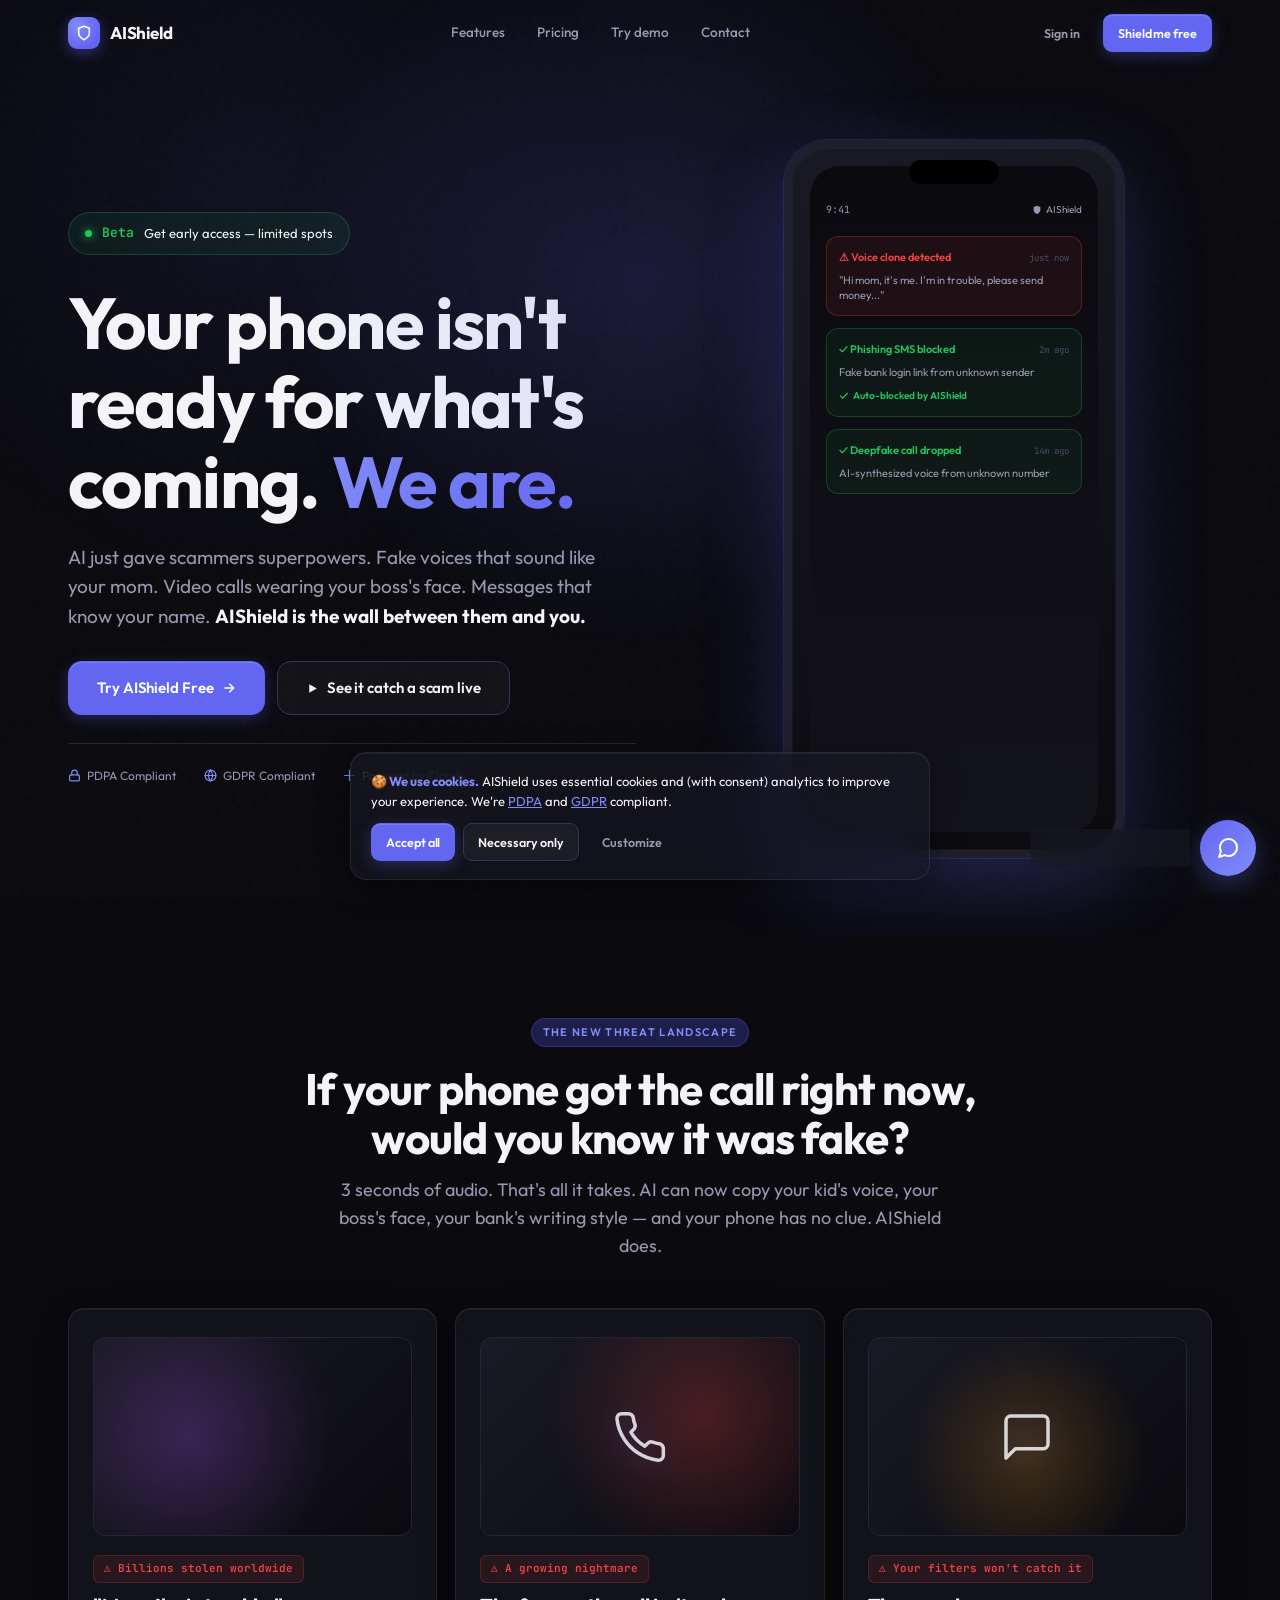
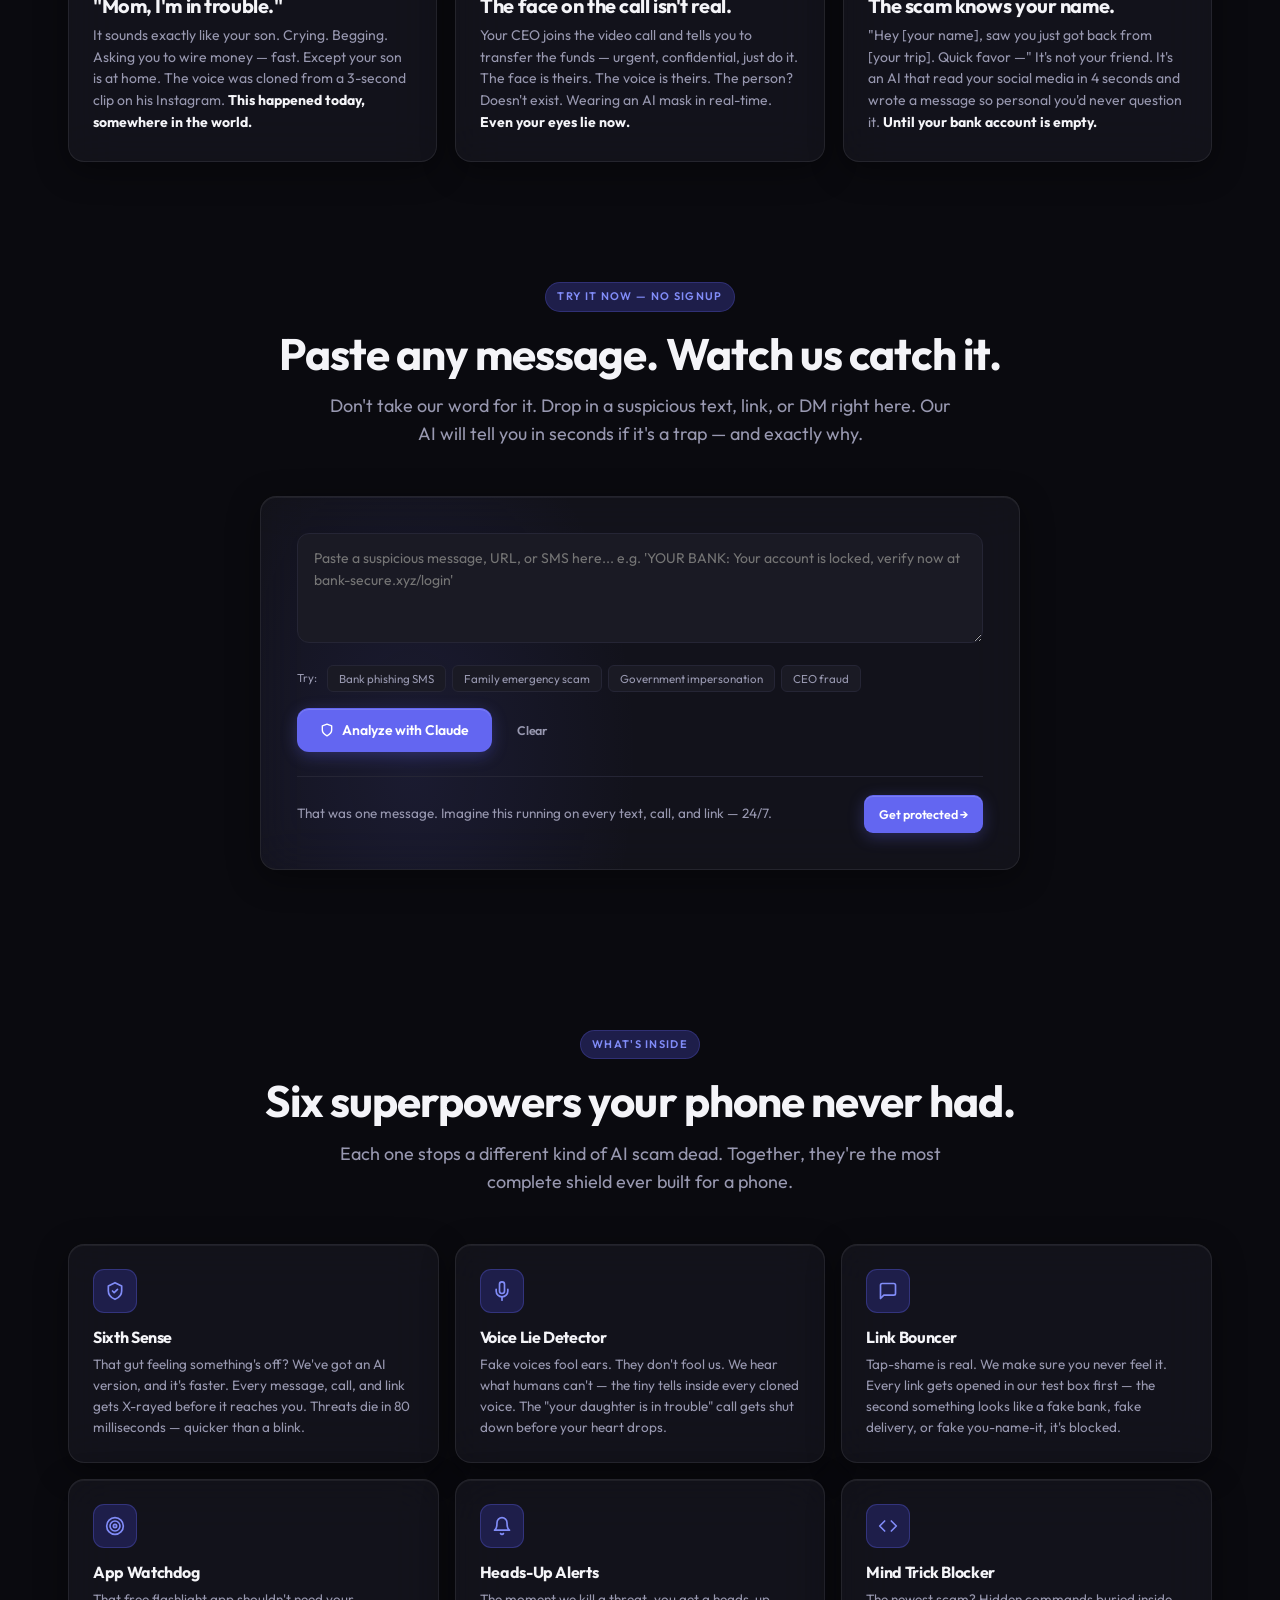
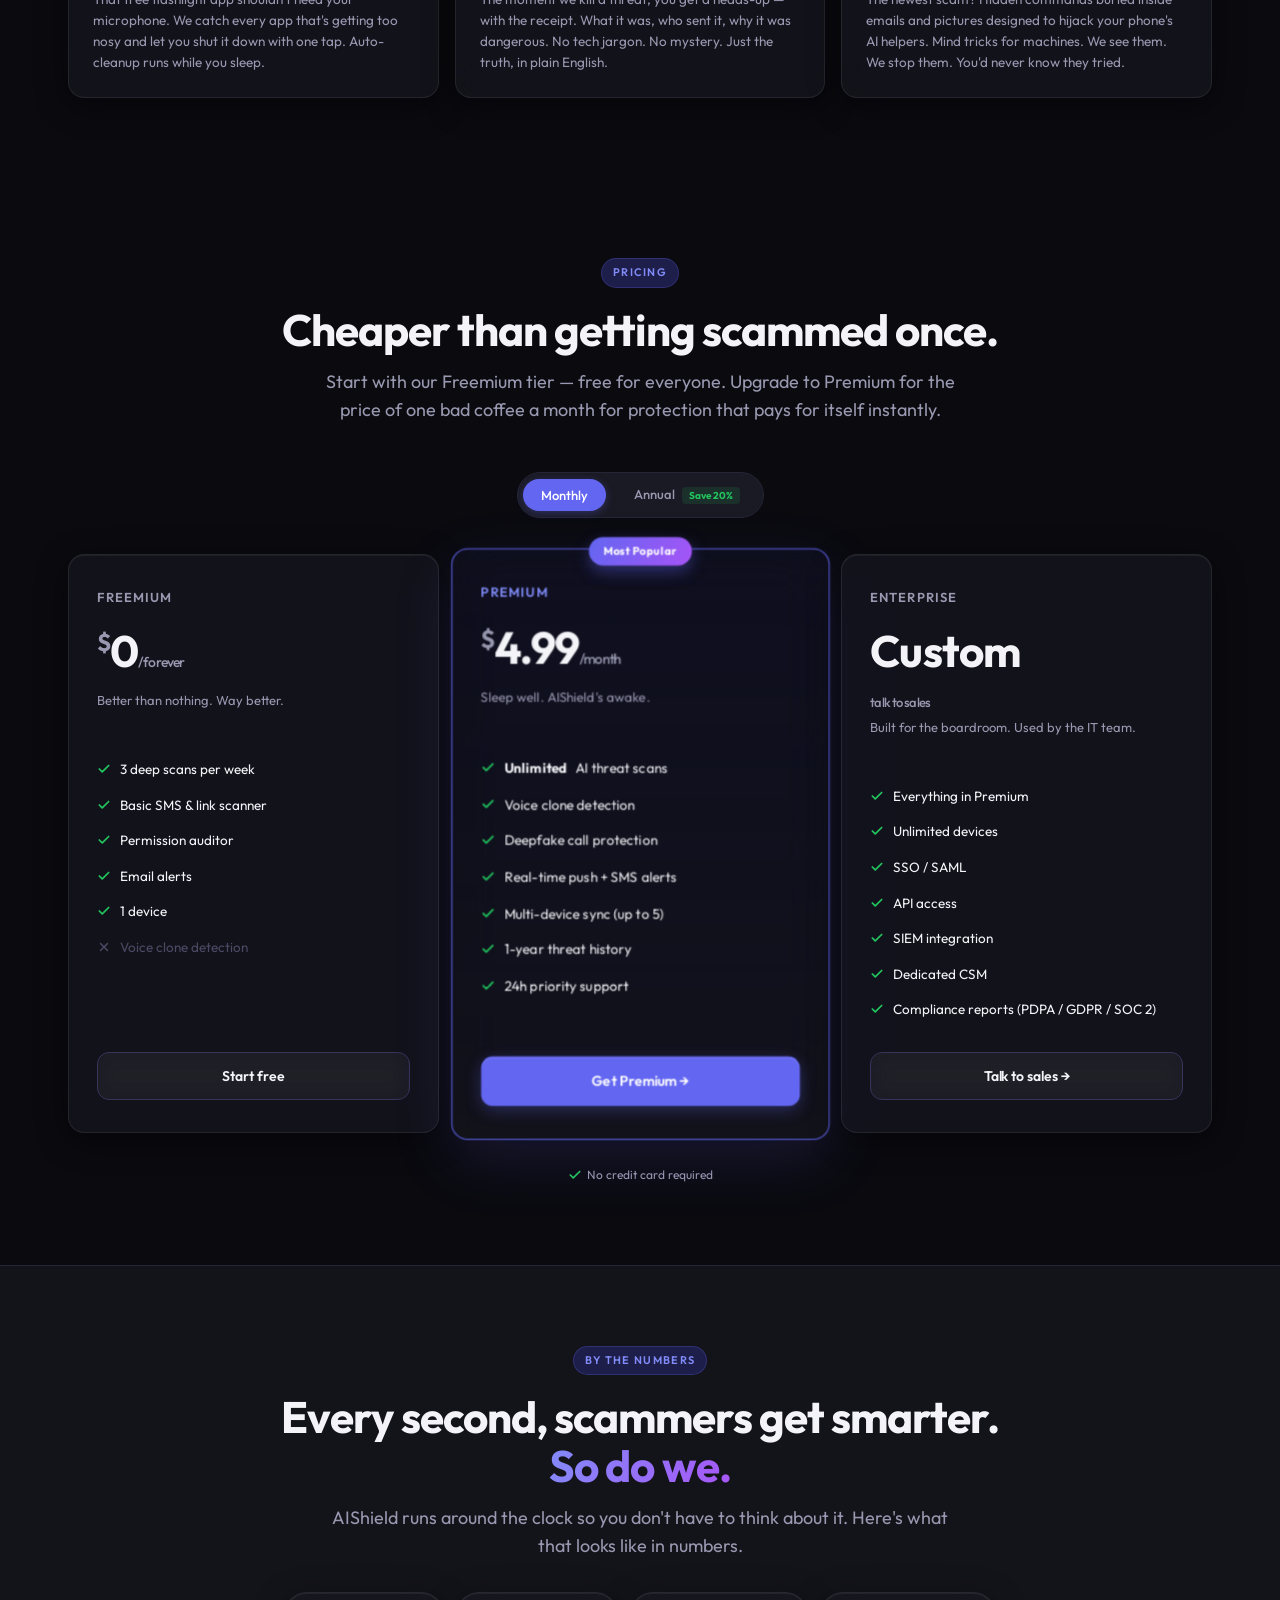
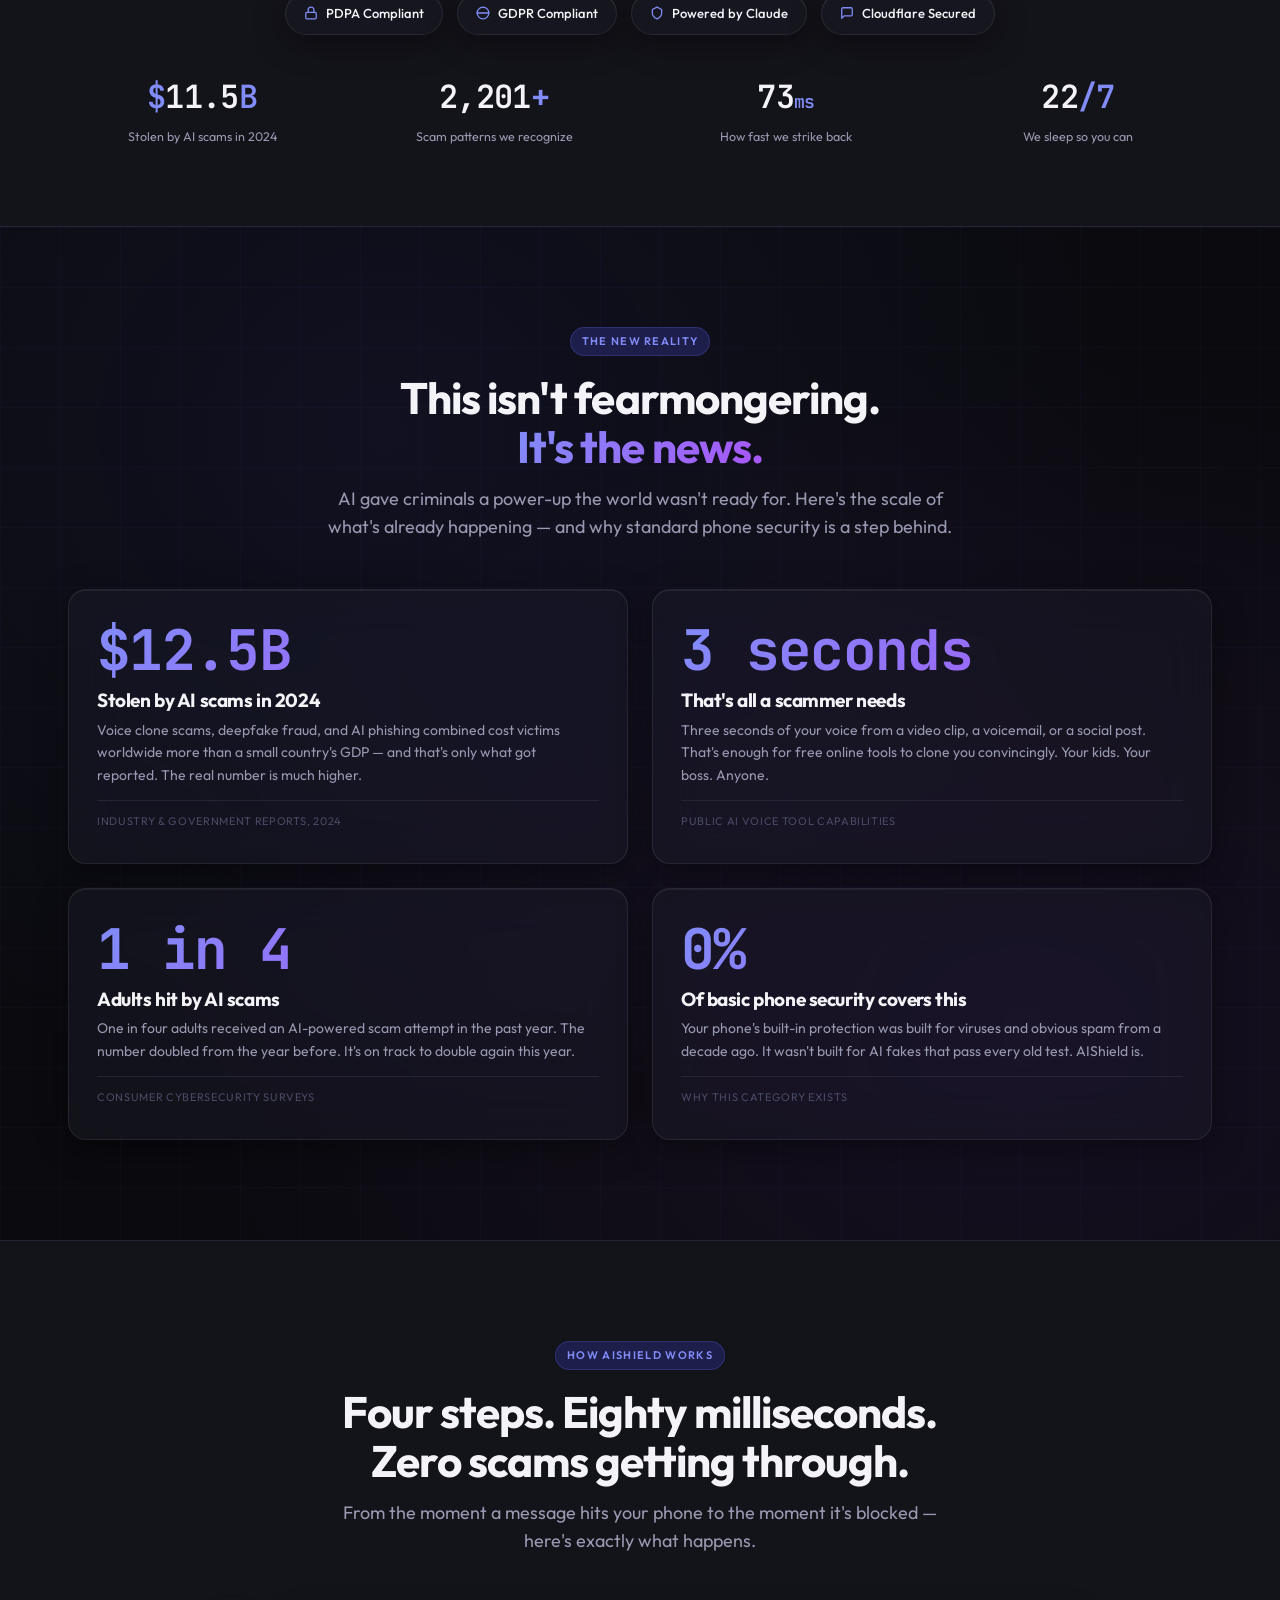
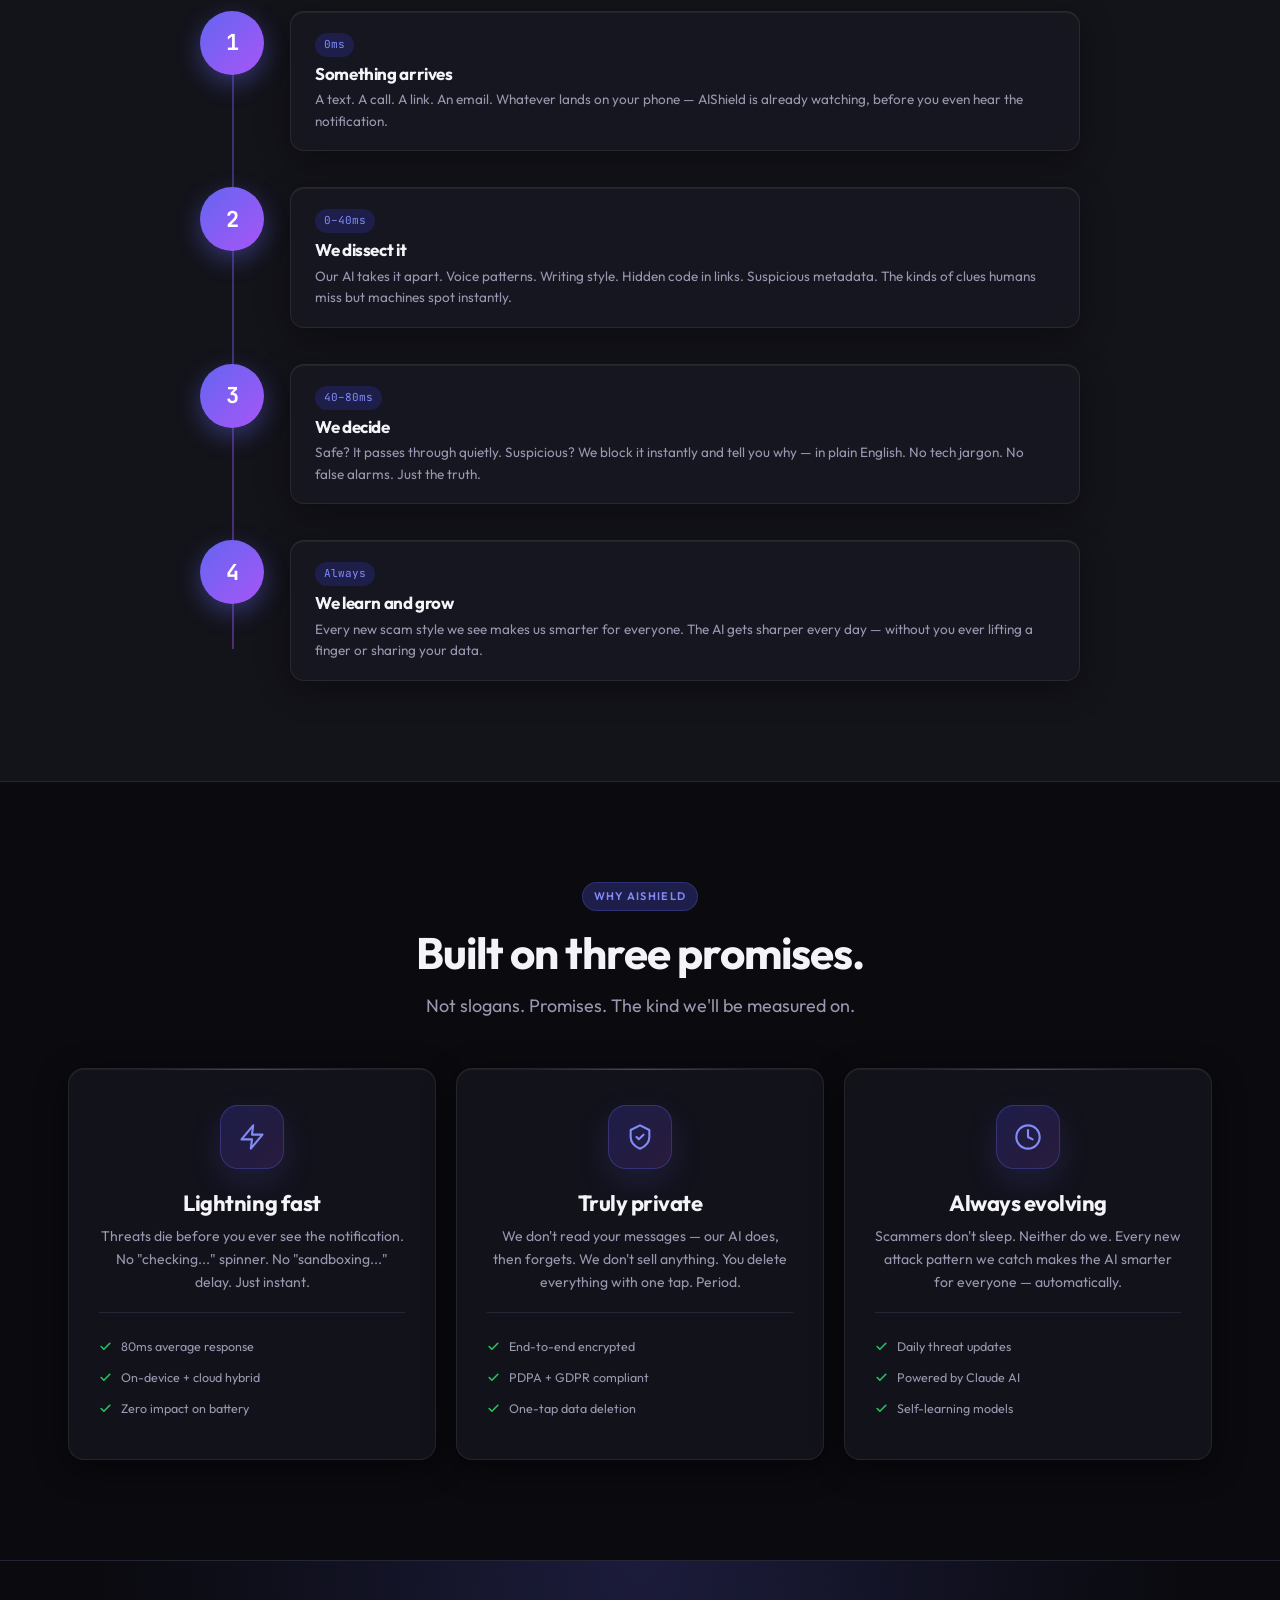
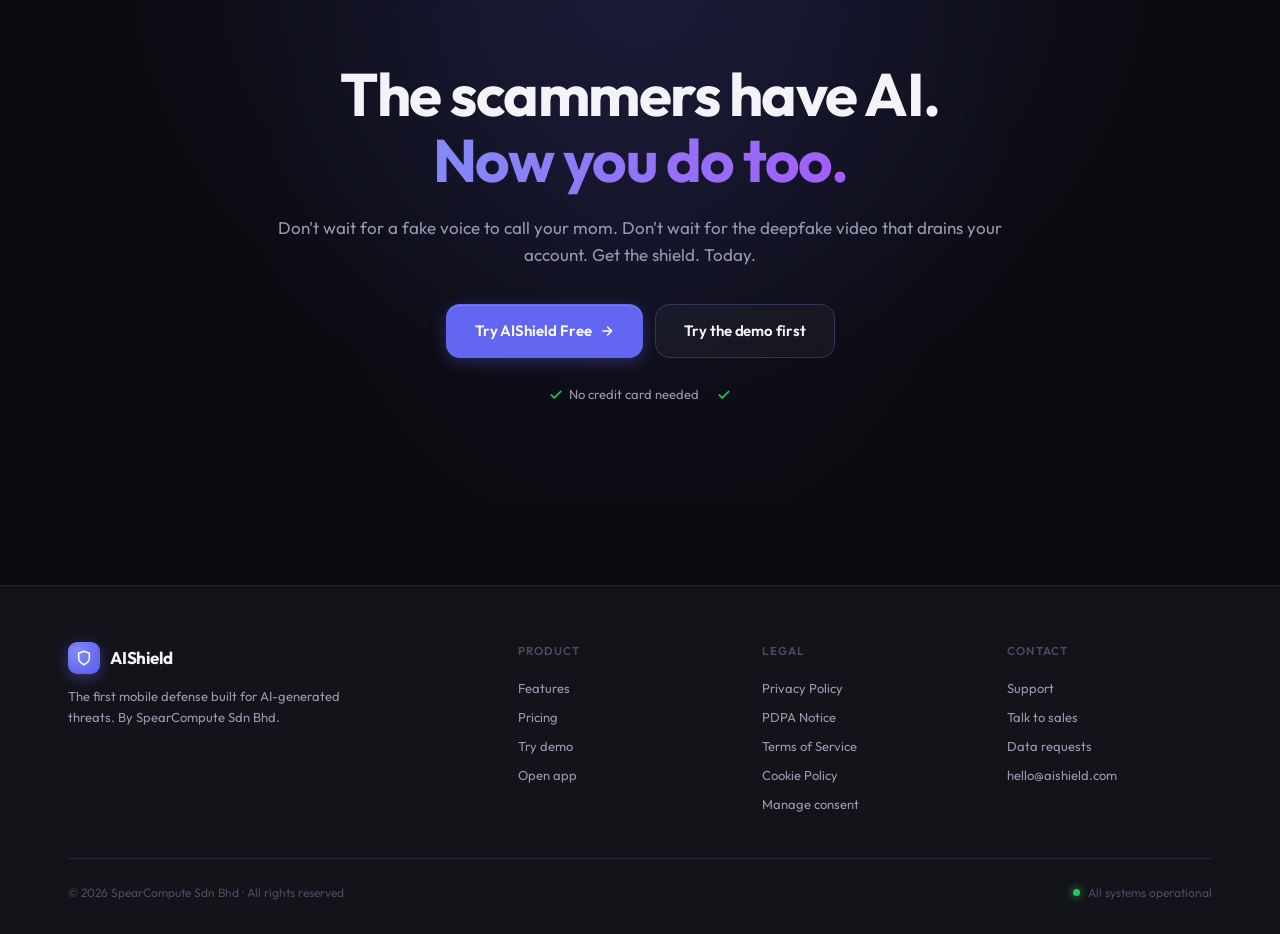
<file: index.html>
<!DOCTYPE html>
<html lang="en">
<head>
<meta charset="UTF-8" />
<meta name="viewport" content="width=device-width, initial-scale=1.0" />
<title>AIShield — Your phone, defended against AI</title>
<meta name="description" content="AIShield blocks AI voice clones, deepfake calls, and LLM-powered scams that traditional security can't see. Powered by Claude." />
<meta property="og:title" content="AIShield — Your phone, defended against AI" />
<meta property="og:description" content="The first mobile defense built for AI-generated threats. Freemium tier free for everyone." />
<meta property="og:type" content="website" />
<meta name="theme-color" content="#0a0a0f" />
<link rel="preconnect" href="https://fonts.googleapis.com">
<link rel="preconnect" href="https://fonts.gstatic.com" crossorigin>
<link href="https://fonts.googleapis.com/css2?family=Outfit:wght@300;400;500;600;700;800&family=JetBrains+Mono:wght@400;500;600&display=swap" rel="stylesheet">
<link rel="stylesheet" href="assets/shared.css">
<style>
  /* ── HERO ──────────────────────────────────────────────────── */
  .hero {
    position: relative;
    padding: 140px 0 80px;
    overflow: hidden;
    --mx: 50%;
    --my: 30%;
  }
  .hero::before {
    content: '';
    position: absolute;
    inset: 0;
    background: radial-gradient(
      circle at var(--mx) var(--my),
      rgba(99, 102, 241, 0.18),
      transparent 40%
    );
    pointer-events: none;
    transition: background 0.3s ease;
  }
  .hero-grid {
    display: grid;
    grid-template-columns: 1.1fr 1fr;
    gap: 60px;
    align-items: center;
  }
  .hero h1 {
    font-size: clamp(40px, 6.5vw, 72px);
    margin-bottom: 22px;
  }
  .hero h1 .accent {
    background: linear-gradient(120deg, var(--indigo-light), var(--indigo) 60%, var(--purple));
    background-clip: text;
    -webkit-background-clip: text;
    color: transparent;
    background-size: 200% 100%;
    animation: shimmer 4s ease-in-out infinite;
  }
  .hero .lede {
    margin-bottom: 30px;
    font-size: clamp(15px, 1.6vw, 19px);
  }
  .hero-ctas {
    display: flex;
    gap: 12px;
    flex-wrap: wrap;
    margin-bottom: 28px;
  }
  .hero-trust-strip {
    display: flex;
    flex-wrap: wrap;
    gap: 18px 28px;
    font-size: 12px;
    color: var(--muted);
    border-top: 1px solid var(--border);
    padding-top: 22px;
    margin-top: 8px;
  }
  .hero-trust-strip span {
    display: inline-flex;
    align-items: center;
    gap: 6px;
  }
  .hero-trust-strip .ico {
    color: var(--indigo-light);
  }

  /* Live counter chip */
  .live-counter {
    display: inline-flex;
    align-items: center;
    gap: 10px;
    padding: 10px 16px;
    background: rgba(34, 197, 94, 0.08);
    border: 1px solid rgba(34, 197, 94, 0.25);
    border-radius: 999px;
    font-size: 13px;
    color: var(--text);
    margin-bottom: 28px;
  }
  .live-counter .mono { color: var(--green); font-weight: 600; }

  /* Phone mockup */
  .phone-mockup {
    position: relative;
    aspect-ratio: 9/19;
    max-width: 340px;
    margin: 0 auto;
    border-radius: 44px;
    background: linear-gradient(160deg, #1a1a24, #0a0a0f);
    border: 8px solid #1f1f2e;
    box-shadow:
      0 30px 80px rgba(99, 102, 241, 0.25),
      0 0 0 1px rgba(99, 102, 241, 0.2),
      inset 0 0 0 1px rgba(255, 255, 255, 0.04);
    overflow: hidden;
    padding: 18px;
  }
  .phone-notch {
    position: absolute; top: 12px; left: 50%;
    transform: translateX(-50%);
    width: 90px; height: 24px;
    background: #000; border-radius: 14px;
    z-index: 5;
  }
  .phone-screen {
    height: 100%;
    background: linear-gradient(180deg, var(--bg), var(--surface));
    border-radius: 30px;
    padding: 36px 16px 16px;
    display: flex;
    flex-direction: column;
    gap: 12px;
  }
  .phone-status-bar {
    display: flex;
    justify-content: space-between;
    font-size: 10px;
    color: var(--muted);
    margin-bottom: 6px;
  }
  .threat-card {
    background: rgba(239, 68, 68, 0.08);
    border: 1px solid rgba(239, 68, 68, 0.3);
    border-radius: 12px;
    padding: 12px;
    animation: fadeUp 0.6s ease backwards;
  }
  .threat-card:nth-child(2) { animation-delay: 0.3s; }
  .threat-card:nth-child(3) { animation-delay: 0.6s; }
  .threat-card.blocked {
    background: rgba(34, 197, 94, 0.06);
    border-color: rgba(34, 197, 94, 0.25);
  }
  .threat-card-head {
    display: flex; justify-content: space-between; align-items: center;
    margin-bottom: 6px;
  }
  .threat-card-title {
    font-size: 11px; font-weight: 600;
    color: var(--red);
  }
  .threat-card.blocked .threat-card-title { color: var(--green); }
  .threat-card-time {
    font-size: 9px; color: var(--dim);
    font-family: var(--font-mono);
  }
  .threat-card-msg {
    font-size: 11px; color: var(--muted);
    line-height: 1.4;
  }
  .threat-card-action {
    display: flex; align-items: center; gap: 4px;
    font-size: 10px; font-weight: 600;
    margin-top: 8px;
    color: var(--green);
  }

  @media (max-width: 768px) {
    .hero { padding: 110px 0 60px; }
    .hero-grid { grid-template-columns: 1fr; gap: 40px; }
    .phone-mockup { max-width: 260px; }
  }

  /* ── THREAT SECTION ──────────────────────────────────────── */
  .threats-grid {
    display: grid;
    grid-template-columns: repeat(3, 1fr);
    gap: 18px;
  }
  .threat-tile {
    padding: 28px 24px;
    transition: transform 0.4s ease, border-color 0.3s ease;
  }
  .threat-tile:hover {
    transform: translateY(-4px) perspective(800px) rotateX(2deg);
  }
  .threat-tile-visual {
    aspect-ratio: 16/10;
    border-radius: 12px;
    overflow: hidden;
    position: relative;
    background: linear-gradient(135deg, var(--card-hi), var(--surface));
    margin-bottom: 18px;
    border: 1px solid var(--border);
  }
  .threat-tile h3 { margin-bottom: 8px; }
  .threat-tile-stat {
    display: inline-block;
    padding: 4px 10px;
    background: rgba(239, 68, 68, 0.1);
    border: 1px solid rgba(239, 68, 68, 0.2);
    border-radius: 6px;
    font-size: 11px;
    color: var(--red);
    font-family: var(--font-mono);
    font-weight: 600;
    margin-bottom: 12px;
  }
  .threat-tile p { font-size: 14px; color: var(--muted); line-height: 1.55; }

  /* Visual placeholders for threat videos */
  .visual-voice { background: radial-gradient(circle at 30% 50%, rgba(168, 85, 247, 0.25), transparent 60%), linear-gradient(135deg, #1a1a24, #0a0a0f); }
  .visual-call { background: radial-gradient(circle at 70% 40%, rgba(239, 68, 68, 0.25), transparent 60%), linear-gradient(135deg, #1a1a24, #0a0a0f); }
  .visual-sms { background: radial-gradient(circle at 50% 60%, rgba(245, 158, 11, 0.2), transparent 60%), linear-gradient(135deg, #1a1a24, #0a0a0f); }

  .visual-icon {
    position: absolute;
    inset: 0;
    display: flex;
    align-items: center;
    justify-content: center;
    color: var(--text);
    opacity: 0.85;
  }
  .visual-icon svg {
    width: 56px; height: 56px;
    filter: drop-shadow(0 4px 14px rgba(99, 102, 241, 0.4));
  }
  /* Wave lines for voice */
  .wave-bar {
    width: 4px;
    background: var(--indigo-light);
    margin: 0 2px;
    border-radius: 2px;
    animation: wave 1.2s ease-in-out infinite;
  }
  .wave-container {
    position: absolute; inset: 0;
    display: flex; align-items: center; justify-content: center;
    gap: 0;
  }
  @keyframes wave {
    0%, 100% { height: 12px; opacity: 0.4; }
    50% { height: 36px; opacity: 1; }
  }

  @media (max-width: 768px) {
    .threats-grid { grid-template-columns: 1fr; }
  }

  /* ── DEMO WIDGET ─────────────────────────────────────────── */
  .demo-section { padding-top: 40px; }
  .demo-widget {
    max-width: 760px;
    margin: 0 auto;
    padding: 36px;
    position: relative;
    overflow: hidden;
  }
  .demo-widget::before {
    content: '';
    position: absolute;
    top: -30%; left: -10%;
    width: 60%; height: 200%;
    background: radial-gradient(ellipse, var(--indigo-glow), transparent 70%);
    opacity: 0.3;
    pointer-events: none;
    animation: float-blob 8s ease-in-out infinite;
  }
  .demo-widget > * { position: relative; }
  .demo-tabs {
    display: flex;
    gap: 6px;
    background: var(--card);
    border: 1px solid var(--border);
    border-radius: 10px;
    padding: 4px;
    margin-bottom: 16px;
    width: fit-content;
  }
  .demo-tab {
    padding: 7px 14px;
    font-size: 12.5px;
    font-weight: 500;
    color: var(--muted);
    border-radius: 7px;
    cursor: pointer;
    transition: all 0.15s;
  }
  .demo-tab.active { background: var(--indigo-dim); color: var(--indigo-light); }
  textarea.demo-input {
    width: 100%;
    min-height: 110px;
    padding: 14px 16px;
    background: var(--card);
    border: 1px solid var(--border);
    border-radius: 12px;
    color: var(--text);
    font-family: var(--font-body);
    font-size: 14px;
    line-height: 1.55;
    resize: vertical;
    margin-bottom: 14px;
  }
  textarea.demo-input:focus { outline: none; border-color: var(--indigo); }
  .demo-examples {
    display: flex; gap: 6px; flex-wrap: wrap;
    margin-bottom: 16px;
  }
  .demo-example {
    padding: 5px 11px;
    background: var(--card);
    border: 1px solid var(--border);
    border-radius: 6px;
    font-size: 11.5px;
    color: var(--muted);
    cursor: pointer;
    transition: all 0.15s;
  }
  .demo-example:hover {
    border-color: var(--indigo);
    color: var(--indigo-light);
  }
  .demo-result {
    margin-top: 18px;
    padding: 18px;
    background: var(--card);
    border: 1px solid var(--border);
    border-radius: 12px;
    display: none;
  }
  .demo-result.show { display: block; animation: fadeUp 0.4s ease; }
  .demo-result.threat { border-color: rgba(239, 68, 68, 0.4); background: rgba(239, 68, 68, 0.04); }
  .demo-result.warning { border-color: rgba(245, 158, 11, 0.4); background: rgba(245, 158, 11, 0.04); }
  .demo-result.safe { border-color: rgba(34, 197, 94, 0.4); background: rgba(34, 197, 94, 0.04); }
  .demo-verdict {
    display: flex; align-items: center; gap: 10px;
    margin-bottom: 12px;
    font-weight: 700;
    font-size: 14px;
  }
  .demo-verdict.threat { color: var(--red); }
  .demo-verdict.warning { color: var(--amber); }
  .demo-verdict.safe { color: var(--green); }
  .demo-reasoning {
    font-size: 13.5px;
    color: var(--text);
    line-height: 1.65;
    white-space: pre-wrap;
  }
  .demo-cta-strip {
    margin-top: 24px; padding-top: 18px;
    border-top: 1px solid var(--border);
    display: flex; justify-content: space-between; align-items: center;
    flex-wrap: wrap; gap: 12px;
  }
  .demo-cta-strip p { font-size: 13.5px; color: var(--muted); }

  /* ── FEATURES ────────────────────────────────────────────── */
  .features-grid {
    display: grid;
    grid-template-columns: repeat(3, 1fr);
    gap: 16px;
  }
  .feature-card {
    padding: 24px;
    transition: all 0.3s ease;
  }
  .feature-icon {
    width: 44px; height: 44px;
    border-radius: 11px;
    background: var(--indigo-dim);
    border: 1px solid rgba(99, 102, 241, 0.3);
    display: flex; align-items: center; justify-content: center;
    color: var(--indigo-light);
    margin-bottom: 16px;
  }
  .feature-card h3 {
    font-size: 16px;
    margin-bottom: 8px;
  }
  .feature-card p {
    font-size: 13.5px;
    color: var(--muted);
    line-height: 1.55;
  }
  @media (max-width: 768px) {
    .features-grid { grid-template-columns: 1fr; }
  }

  /* ── PRICING ─────────────────────────────────────────────── */
  .billing-switch {
    display: inline-flex;
    align-items: center;
    gap: 10px;
    background: var(--card);
    border: 1px solid var(--border);
    padding: 5px;
    border-radius: 999px;
    margin: 0 auto 36px;
  }
  .billing-switch button {
    padding: 8px 18px;
    font-size: 13px;
    font-weight: 500;
    border-radius: 999px;
    color: var(--muted);
    transition: all 0.2s;
    font-family: var(--font-display);
  }
  .billing-switch button.active {
    background: var(--indigo);
    color: white;
    box-shadow: 0 2px 8px rgba(99, 102, 241, 0.3);
  }
  .billing-save {
    display: inline-block;
    background: rgba(34, 197, 94, 0.12);
    color: var(--green);
    font-size: 10px;
    font-weight: 700;
    padding: 2px 7px;
    border-radius: 4px;
    margin-left: 4px;
  }
  .pricing-grid {
    display: grid;
    grid-template-columns: repeat(3, 1fr);
    gap: 16px;
    align-items: stretch;
  }
  .price-card {
    padding: 32px 28px;
    display: flex;
    flex-direction: column;
    transition: all 0.3s ease;
    position: relative;
  }
  .price-card.featured {
    border: 1.5px solid var(--indigo);
    background: linear-gradient(180deg, rgba(99, 102, 241, 0.06), var(--glass-bg));
    transform: scale(1.02);
    box-shadow: 0 20px 60px rgba(99, 102, 241, 0.15);
  }
  .price-card.featured::before {
    content: 'Most Popular';
    position: absolute;
    top: -12px; left: 50%;
    transform: translateX(-50%);
    background: linear-gradient(120deg, var(--indigo), var(--purple));
    color: white;
    padding: 5px 14px;
    border-radius: 999px;
    font-size: 11px;
    font-weight: 700;
    letter-spacing: 0.04em;
    box-shadow: 0 6px 16px rgba(99, 102, 241, 0.4);
  }
  .price-card:hover {
    transform: translateY(-4px);
    border-color: var(--glass-border-hi);
  }
  .price-card.featured:hover { transform: scale(1.02) translateY(-4px); }

  .price-tier {
    font-size: 13px;
    font-weight: 600;
    color: var(--muted);
    text-transform: uppercase;
    letter-spacing: 0.08em;
    margin-bottom: 8px;
  }
  .price-card.featured .price-tier { color: var(--indigo-light); }
  .price-amount {
    font-size: 44px;
    font-weight: 700;
    letter-spacing: -0.02em;
    margin-bottom: 4px;
  }
  .price-amount .currency { font-size: 24px; vertical-align: super; color: var(--muted); }
  .price-amount .period { font-size: 14px; color: var(--muted); font-weight: 500; }
  .price-tagline {
    font-size: 13px;
    color: var(--muted);
    margin-bottom: 24px;
    min-height: 38px;
  }
  .price-features {
    list-style: none;
    margin-bottom: 24px;
    flex: 1;
  }
  .price-features li {
    padding: 7px 0;
    font-size: 13.5px;
    display: flex;
    align-items: flex-start;
    gap: 9px;
  }
  .price-features svg {
    flex-shrink: 0;
    margin-top: 3px;
    color: var(--green);
  }
  .price-features li.dim { color: var(--dim); }
  .price-features li.dim svg { color: var(--dim); }

  .price-trust-bar {
    display: flex;
    justify-content: center;
    flex-wrap: wrap;
    gap: 22px;
    margin-top: 32px;
    font-size: 12px;
    color: var(--muted);
  }
  .price-trust-bar span {
    display: inline-flex;
    align-items: center;
    gap: 5px;
  }
  .price-trust-bar svg { color: var(--green); }

  @media (max-width: 768px) {
    .pricing-grid { grid-template-columns: 1fr; }
    .price-card.featured { transform: none; }
  }

  /* ── TRUST STRIP ─────────────────────────────────────────── */
  .trust-strip {
    background: var(--surface);
    border-top: 1px solid var(--border);
    border-bottom: 1px solid var(--border);
  }
  .trust-row {
    display: flex; flex-wrap: wrap; justify-content: center;
    gap: 14px;
    margin-bottom: 36px;
  }
  .trust-pill {
    display: inline-flex;
    align-items: center;
    gap: 8px;
    padding: 10px 18px;
    border-radius: 999px;
    font-size: 13px;
    color: var(--text);
    font-weight: 500;
  }
  .trust-pill svg { color: var(--indigo-light); }

  .trust-stats {
    display: grid;
    grid-template-columns: repeat(4, 1fr);
    gap: 24px;
    text-align: center;
  }
  .stat-num {
    font-family: var(--font-mono);
    font-size: 32px;
    font-weight: 600;
    color: var(--text);
    letter-spacing: -0.02em;
  }
  .stat-num .accent { color: var(--indigo-light); }
  .stat-label {
    font-size: 12.5px;
    color: var(--muted);
    margin-top: 4px;
  }
  @media (max-width: 768px) {
    .trust-stats { grid-template-columns: repeat(2, 1fr); }
  }

  /* ── BIG BANG SECTIONS ───────────────────────────────────── */

  /* World Threat Map / Global scale */
  .global-scale {
    background:
      radial-gradient(ellipse at 30% 20%, rgba(99, 102, 241, 0.08), transparent 60%),
      radial-gradient(ellipse at 80% 80%, rgba(168, 85, 247, 0.08), transparent 60%),
      var(--bg);
    padding: 100px 0;
    position: relative;
    overflow: hidden;
  }
  .global-scale::before {
    content: '';
    position: absolute; inset: 0;
    background-image:
      linear-gradient(rgba(99, 102, 241, 0.04) 1px, transparent 1px),
      linear-gradient(90deg, rgba(99, 102, 241, 0.04) 1px, transparent 1px);
    background-size: 60px 60px;
    pointer-events: none;
  }
  .global-grid {
    display: grid;
    grid-template-columns: 1fr 1fr;
    gap: 24px;
    margin-top: 48px;
  }
  .global-card {
    padding: 32px 28px;
    border-radius: 18px;
    position: relative;
    overflow: hidden;
    transition: transform 0.4s ease;
  }
  .global-card:hover { transform: translateY(-4px); }
  .global-card .num {
    font-family: var(--font-mono);
    font-size: 56px;
    font-weight: 700;
    line-height: 1;
    background: linear-gradient(135deg, var(--indigo-light), var(--purple));
    background-clip: text;
    -webkit-background-clip: text;
    color: transparent;
    margin-bottom: 12px;
    letter-spacing: -0.03em;
  }
  .global-card h3 {
    font-size: 19px;
    margin-bottom: 8px;
  }
  .global-card p {
    font-size: 14px;
    color: var(--muted);
    line-height: 1.6;
  }
  .global-card .source {
    margin-top: 14px;
    padding-top: 12px;
    border-top: 1px solid var(--border);
    font-size: 11px;
    color: var(--dim);
    text-transform: uppercase;
    letter-spacing: 0.06em;
  }

  /* Capability showcase */
  .capability-grid {
    display: grid;
    grid-template-columns: repeat(4, 1fr);
    gap: 14px;
    margin-top: 40px;
  }
  .cap-card {
    padding: 22px 20px;
    text-align: center;
    transition: all 0.3s ease;
  }
  .cap-card:hover { transform: translateY(-3px); }
  .cap-card .cap-icon {
    width: 38px; height: 38px;
    border-radius: 10px;
    background: var(--indigo-dim);
    border: 1px solid rgba(99, 102, 241, 0.3);
    display: flex; align-items: center; justify-content: center;
    color: var(--indigo-light);
    margin: 0 auto 12px;
  }
  .cap-card h4 { font-size: 14px; margin-bottom: 4px; }
  .cap-card p { font-size: 12px; color: var(--muted); line-height: 1.5; }

  /* Trust Pillars (3 big columns) */
  .pillars {
    background: var(--bg);
    padding: 100px 0;
  }
  .pillars-grid {
    display: grid;
    grid-template-columns: repeat(3, 1fr);
    gap: 20px;
    margin-top: 48px;
  }
  .pillar {
    padding: 36px 30px;
    text-align: center;
    position: relative;
    overflow: hidden;
  }
  .pillar::before {
    content: '';
    position: absolute;
    top: 0; left: 50%;
    transform: translateX(-50%);
    width: 60%; height: 1px;
    background: linear-gradient(90deg, transparent, var(--indigo), transparent);
    opacity: 0.5;
  }
  .pillar-icon {
    width: 64px; height: 64px;
    border-radius: 18px;
    background: linear-gradient(135deg, var(--indigo-dim), rgba(168, 85, 247, 0.15));
    border: 1px solid rgba(99, 102, 241, 0.3);
    display: flex; align-items: center; justify-content: center;
    color: var(--indigo-light);
    margin: 0 auto 22px;
    box-shadow: 0 12px 32px rgba(99, 102, 241, 0.15);
  }
  .pillar h3 {
    font-size: 22px;
    margin-bottom: 10px;
  }
  .pillar p {
    font-size: 14px;
    color: var(--muted);
    line-height: 1.65;
    margin-bottom: 18px;
  }
  .pillar-list {
    list-style: none;
    text-align: left;
    margin-top: 18px;
    padding-top: 18px;
    border-top: 1px solid var(--border);
  }
  .pillar-list li {
    display: flex;
    align-items: flex-start;
    gap: 9px;
    padding: 6px 0;
    font-size: 12.5px;
    color: var(--muted);
    line-height: 1.5;
  }
  .pillar-list svg { color: var(--green); flex-shrink: 0; margin-top: 3px; }

  /* How it works (timeline) */
  .how-it-works {
    background: var(--surface);
    padding: 100px 0;
    border-top: 1px solid var(--border);
    border-bottom: 1px solid var(--border);
  }
  .timeline {
    max-width: 880px;
    margin: 56px auto 0;
    position: relative;
  }
  .timeline::before {
    content: '';
    position: absolute;
    left: 32px; top: 32px; bottom: 32px;
    width: 2px;
    background: linear-gradient(180deg, var(--indigo), var(--purple));
    opacity: 0.4;
  }
  .step {
    position: relative;
    padding-left: 90px;
    margin-bottom: 36px;
  }
  .step:last-child { margin-bottom: 0; }
  .step-num {
    position: absolute;
    left: 0;
    width: 64px; height: 64px;
    border-radius: 50%;
    background: linear-gradient(135deg, var(--indigo), var(--purple));
    display: flex; align-items: center; justify-content: center;
    color: white;
    font-family: var(--font-mono);
    font-weight: 700;
    font-size: 22px;
    box-shadow: 0 8px 24px rgba(99, 102, 241, 0.4);
    z-index: 2;
  }
  .step-content {
    padding: 18px 24px;
    border-radius: 14px;
  }
  .step-content h3 { font-size: 17px; margin-bottom: 6px; }
  .step-content p { font-size: 13.5px; color: var(--muted); line-height: 1.6; }
  .step-content .time {
    display: inline-block;
    font-size: 11px;
    color: var(--indigo-light);
    background: var(--indigo-dim);
    padding: 3px 9px;
    border-radius: 999px;
    margin-bottom: 8px;
    font-family: var(--font-mono);
  }

  /* Final CTA banner */
  .final-cta {
    padding: 100px 0;
    background:
      radial-gradient(ellipse at 50% 0%, rgba(99, 102, 241, 0.18), transparent 60%),
      var(--bg);
    text-align: center;
    border-top: 1px solid var(--border);
    position: relative;
    overflow: hidden;
  }
  .final-cta::before {
    content: '';
    position: absolute;
    top: 50%; left: 50%;
    transform: translate(-50%, -50%);
    width: 800px; height: 800px;
    background: radial-gradient(circle, var(--indigo-glow), transparent 70%);
    opacity: 0.15;
    animation: float-blob 14s ease-in-out infinite;
    pointer-events: none;
  }
  .final-cta-inner {
    position: relative;
    max-width: 760px;
    margin: 0 auto;
  }
  .final-cta h2 {
    font-size: clamp(36px, 6vw, 60px);
    margin-bottom: 22px;
    letter-spacing: -0.025em;
  }
  .final-cta h2 .accent {
    background: linear-gradient(120deg, var(--indigo-light), var(--purple) 60%, var(--indigo-light));
    background-clip: text;
    -webkit-background-clip: text;
    color: transparent;
    background-size: 200% 100%;
    animation: shimmer 4s ease-in-out infinite;
  }
  .final-cta p {
    font-size: 17px;
    color: var(--muted);
    line-height: 1.55;
    margin-bottom: 36px;
  }
  .final-cta-strip {
    display: flex;
    justify-content: center;
    flex-wrap: wrap;
    gap: 18px;
    margin-top: 26px;
    font-size: 13px;
    color: var(--muted);
  }
  .final-cta-strip span {
    display: inline-flex;
    align-items: center;
    gap: 6px;
  }
  .final-cta-strip svg { color: var(--green); }

  @media (max-width: 768px) {
    .global-grid { grid-template-columns: 1fr; }
    .capability-grid { grid-template-columns: repeat(2, 1fr); }
    .pillars-grid { grid-template-columns: 1fr; }
    .step { padding-left: 76px; }
    .step-num { width: 52px; height: 52px; font-size: 18px; }
    .timeline::before { left: 26px; }
    .global-card .num { font-size: 42px; }
  }
</style>
</head>
<body>

<!-- ═══ NAV ════════════════════════════════════════════════════════════ -->
<header class="nav">
  <div class="nav-inner">
    <a href="/" class="nav-logo">
      <div class="nav-logo-mark">
        <svg width="16" height="16" viewBox="0 0 24 24" fill="none" stroke="white" stroke-width="2.4" stroke-linecap="round" stroke-linejoin="round">
          <path d="M12 22s8-4 8-10V5l-8-3-8 3v7c0 6 8 10 8 10z"/>
        </svg>
      </div>
      AIShield
    </a>
    <nav class="nav-links">
      <a href="#features" class="nav-link">Features</a>
      <a href="#pricing" class="nav-link">Pricing</a>
      <a href="#demo" class="nav-link">Try demo</a>
      <a href="contact.html" class="nav-link">Contact</a>
    </nav>
    <div class="nav-cta">
      <a href="https://aishield-app.pages.dev" class="btn btn-ghost btn-sm">Sign in</a>
      <a href="https://aishield-app.pages.dev/?signup=1" class="btn btn-primary btn-sm">Shield me free</a>
    </div>
  </div>
</header>

<!-- ═══ HERO ═══════════════════════════════════════════════════════════ -->
<section class="hero" data-spotlight>
  <div class="container">
    <div class="hero-grid">
      <div>
        <div class="live-counter">
          <span class="live-dot"></span>
          <span class="mono">Beta</span>
          <span>Get early access — limited spots</span>
        </div>
        <h1>Your phone isn't ready for what's coming. <span class="accent">We are.</span></h1>
        <p class="lede">
          AI just gave scammers superpowers. Fake voices that sound like your mom. Video calls wearing your boss's face. Messages that know your name. <strong style="color:var(--text)">AIShield is the wall between them and you.</strong>
        </p>
        <div class="hero-ctas">
          <a href="https://aishield-app.pages.dev/?signup=1" class="btn btn-primary btn-lg">
            Try AIShield Free
            <svg width="14" height="14" viewBox="0 0 24 24" fill="none" stroke="currentColor" stroke-width="2.5" stroke-linecap="round" stroke-linejoin="round"><path d="M5 12h14M13 5l7 7-7 7"/></svg>
          </a>
          <a href="#demo" class="btn btn-secondary btn-lg">
            <svg width="13" height="13" viewBox="0 0 24 24" fill="currentColor"><polygon points="6,4 20,12 6,20"/></svg>
            See it catch a scam live
          </a>
        </div>
        <div class="hero-trust-strip">
          <span><svg class="ico" width="13" height="13" viewBox="0 0 24 24" fill="none" stroke="currentColor" stroke-width="2.2" stroke-linecap="round" stroke-linejoin="round"><rect x="3" y="11" width="18" height="11" rx="2"/><path d="M7 11V7a5 5 0 0 1 10 0v4"/></svg> PDPA Compliant</span>
          <span><svg class="ico" width="13" height="13" viewBox="0 0 24 24" fill="none" stroke="currentColor" stroke-width="2.2" stroke-linecap="round" stroke-linejoin="round"><circle cx="12" cy="12" r="10"/><path d="M2 12h20M12 2a15 15 0 0 1 0 20M12 2a15 15 0 0 0 0 20"/></svg> GDPR Compliant</span>
          <span><svg class="ico" width="13" height="13" viewBox="0 0 24 24" fill="none" stroke="currentColor" stroke-width="2.2" stroke-linecap="round" stroke-linejoin="round"><path d="M12 3v18M3 12h18"/></svg> Powered by Claude</span>
        </div>
      </div>

      <!-- Phone mockup -->
      <div>
        <div class="phone-mockup">
          <div class="phone-notch"></div>
          <div class="phone-screen">
            <div class="phone-status-bar">
              <span class="mono">9:41</span>
              <span style="display:flex;gap:4px;align-items:center;">
                <svg width="10" height="10" viewBox="0 0 24 24" fill="currentColor"><path d="M12 22s8-4 8-10V5l-8-3-8 3v7c0 6 8 10 8 10z"/></svg>
                AIShield
              </span>
            </div>
            <div class="threat-card">
              <div class="threat-card-head">
                <span class="threat-card-title">⚠ Voice clone detected</span>
                <span class="threat-card-time">just now</span>
              </div>
              <div class="threat-card-msg">"Hi mom, it's me. I'm in trouble, please send money..."</div>
            </div>
            <div class="threat-card blocked">
              <div class="threat-card-head">
                <span class="threat-card-title">✓ Phishing SMS blocked</span>
                <span class="threat-card-time">2m ago</span>
              </div>
              <div class="threat-card-msg">Fake bank login link from unknown sender</div>
              <div class="threat-card-action">
                <svg width="10" height="10" viewBox="0 0 24 24" fill="none" stroke="currentColor" stroke-width="3" stroke-linecap="round" stroke-linejoin="round"><polyline points="20 6 9 17 4 12"/></svg>
                Auto-blocked by AIShield
              </div>
            </div>
            <div class="threat-card blocked">
              <div class="threat-card-head">
                <span class="threat-card-title">✓ Deepfake call dropped</span>
                <span class="threat-card-time">14m ago</span>
              </div>
              <div class="threat-card-msg">AI-synthesized voice from unknown number</div>
            </div>
          </div>
        </div>
      </div>
    </div>
  </div>
</section>

<!-- ═══ THREATS SECTION ════════════════════════════════════════════════ -->
<section id="threats">
  <div class="container">
    <div class="section-head reveal">
      <span class="eyebrow">The new threat landscape</span>
      <h2>If your phone got the call right now,<br>would you know it was fake?</h2>
      <p class="lede">3 seconds of audio. That's all it takes. AI can now copy your kid's voice, your boss's face, your bank's writing style — and your phone has no clue. AIShield does.</p>
    </div>

    <div class="threats-grid">
      <article class="glass threat-tile reveal">
        <div class="threat-tile-visual visual-voice">
          <div class="wave-container">
            <div class="wave-bar" style="animation-delay: 0s"></div>
            <div class="wave-bar" style="animation-delay: 0.1s"></div>
            <div class="wave-bar" style="animation-delay: 0.2s"></div>
            <div class="wave-bar" style="animation-delay: 0.15s"></div>
            <div class="wave-bar" style="animation-delay: 0.05s"></div>
            <div class="wave-bar" style="animation-delay: 0.25s"></div>
            <div class="wave-bar" style="animation-delay: 0.1s"></div>
            <div class="wave-bar" style="animation-delay: 0.2s"></div>
            <div class="wave-bar" style="animation-delay: 0s"></div>
          </div>
        </div>
        <span class="threat-tile-stat">⚠ Billions stolen worldwide</span>
        <h3>"Mom, I'm in trouble."</h3>
        <p>It sounds exactly like your son. Crying. Begging. Asking you to wire money — fast. Except your son is at home. The voice was cloned from a 3-second clip on his Instagram. <strong style="color:var(--text)">This happened today, somewhere in the world.</strong></p>
      </article>

      <article class="glass threat-tile reveal">
        <div class="threat-tile-visual visual-call">
          <div class="visual-icon">
            <svg viewBox="0 0 24 24" fill="none" stroke="currentColor" stroke-width="1.5" stroke-linecap="round" stroke-linejoin="round">
              <path d="M22 16.92v3a2 2 0 0 1-2.18 2 19.79 19.79 0 0 1-8.63-3.07 19.5 19.5 0 0 1-6-6 19.79 19.79 0 0 1-3.07-8.67A2 2 0 0 1 4.11 2h3a2 2 0 0 1 2 1.72 12.84 12.84 0 0 0 .7 2.81 2 2 0 0 1-.45 2.11L8.09 9.91a16 16 0 0 0 6 6l1.27-1.27a2 2 0 0 1 2.11-.45 12.84 12.84 0 0 0 2.81.7A2 2 0 0 1 22 16.92z"/>
            </svg>
          </div>
        </div>
        <span class="threat-tile-stat">⚠ A growing nightmare</span>
        <h3>The face on the call isn't real.</h3>
        <p>Your CEO joins the video call and tells you to transfer the funds — urgent, confidential, just do it. The face is theirs. The voice is theirs. The person? Doesn't exist. Wearing an AI mask in real-time. <strong style="color:var(--text)">Even your eyes lie now.</strong></p>
      </article>

      <article class="glass threat-tile reveal">
        <div class="threat-tile-visual visual-sms">
          <div class="visual-icon">
            <svg viewBox="0 0 24 24" fill="none" stroke="currentColor" stroke-width="1.5" stroke-linecap="round" stroke-linejoin="round">
              <path d="M21 15a2 2 0 0 1-2 2H7l-4 4V5a2 2 0 0 1 2-2h14a2 2 0 0 1 2 2z"/>
            </svg>
          </div>
        </div>
        <span class="threat-tile-stat">⚠ Your filters won't catch it</span>
        <h3>The scam knows your name.</h3>
        <p>"Hey [your name], saw you just got back from [your trip]. Quick favor —" It's not your friend. It's an AI that read your social media in 4 seconds and wrote a message so personal you'd never question it. <strong style="color:var(--text)">Until your bank account is empty.</strong></p>
      </article>
    </div>
  </div>
</section>

<!-- ═══ DEMO WIDGET ════════════════════════════════════════════════════ -->
<section id="demo" class="demo-section">
  <div class="container">
    <div class="section-head reveal">
      <span class="eyebrow">Try it now — no signup</span>
      <h2>Paste any message. Watch us catch it.</h2>
      <p class="lede">Don't take our word for it. Drop in a suspicious text, link, or DM right here. Our AI will tell you in seconds if it's a trap — and exactly why.</p>
    </div>

    <div class="glass demo-widget reveal">
      <textarea
        class="demo-input"
        id="demo-input"
        placeholder="Paste a suspicious message, URL, or SMS here... e.g. 'YOUR BANK: Your account is locked, verify now at bank-secure.xyz/login'"></textarea>

      <div class="demo-examples">
        <span class="muted" style="font-size:11.5px;align-self:center;margin-right:4px">Try:</span>
        <button class="demo-example" data-example="YOUR BANK: Suspicious login detected. Verify identity now at https://bank-verify-2026.com or your account will be locked in 24 hours.">Bank phishing SMS</button>
        <button class="demo-example" data-example="Hi! It's me, your nephew. I'm overseas and lost my wallet. Can you transfer some money to this account quickly? I'll explain everything later.">Family emergency scam</button>
        <button class="demo-example" data-example="Congratulations! You've been selected for a tax refund. Click here to claim: https://refund-gov-secure.com/claim?id=8273">Government impersonation</button>
        <button class="demo-example" data-example="Hello, I just transferred $50,000 to your office for the property deposit as we agreed. Please confirm receipt and proceed with the paperwork. -CEO">CEO fraud</button>
      </div>

      <div style="display:flex;gap:10px;flex-wrap:wrap;">
        <button class="btn btn-primary" id="demo-analyze">
          <svg width="14" height="14" viewBox="0 0 24 24" fill="none" stroke="currentColor" stroke-width="2.4" stroke-linecap="round" stroke-linejoin="round"><path d="M12 22s8-4 8-10V5l-8-3-8 3v7c0 6 8 10 8 10z"/></svg>
          Analyze with Claude
        </button>
        <button class="btn btn-ghost btn-sm" id="demo-clear">Clear</button>
      </div>

      <div class="demo-result" id="demo-result">
        <div class="demo-verdict" id="demo-verdict"></div>
        <div class="demo-reasoning" id="demo-reasoning"></div>
      </div>

      <div class="demo-cta-strip">
        <p>That was one message. Imagine this running on every text, call, and link — 24/7.</p>
        <a href="https://aishield-app.pages.dev/?signup=1" class="btn btn-primary btn-sm">
          Get protected →
        </a>
      </div>
    </div>
  </div>
</section>

<!-- ═══ FEATURES ═══════════════════════════════════════════════════════ -->
<section id="features">
  <div class="container">
    <div class="section-head reveal">
      <span class="eyebrow">What's inside</span>
      <h2>Six superpowers your phone never had.</h2>
      <p class="lede">Each one stops a different kind of AI scam dead. Together, they're the most complete shield ever built for a phone.</p>
    </div>

    <div class="features-grid">
      <article class="glass feature-card reveal">
        <div class="feature-icon">
          <svg width="20" height="20" viewBox="0 0 24 24" fill="none" stroke="currentColor" stroke-width="2" stroke-linecap="round" stroke-linejoin="round"><path d="M12 2 L4 6 v6 c0 5 3 8 8 10 5-2 8-5 8-10 V6 z"/><path d="M9 12l2 2 4-4"/></svg>
        </div>
        <h3>Sixth Sense</h3>
        <p>That gut feeling something's off? We've got an AI version, and it's faster. Every message, call, and link gets X-rayed before it reaches you. Threats die in 80 milliseconds — quicker than a blink.</p>
      </article>

      <article class="glass feature-card reveal">
        <div class="feature-icon">
          <svg width="20" height="20" viewBox="0 0 24 24" fill="none" stroke="currentColor" stroke-width="2" stroke-linecap="round" stroke-linejoin="round"><path d="M12 1a3 3 0 0 0-3 3v8a3 3 0 0 0 6 0V4a3 3 0 0 0-3-3z"/><path d="M19 10v2a7 7 0 0 1-14 0v-2"/><line x1="12" y1="19" x2="12" y2="23"/></svg>
        </div>
        <h3>Voice Lie Detector</h3>
        <p>Fake voices fool ears. They don't fool us. We hear what humans can't — the tiny tells inside every cloned voice. The "your daughter is in trouble" call gets shut down before your heart drops.</p>
      </article>

      <article class="glass feature-card reveal">
        <div class="feature-icon">
          <svg width="20" height="20" viewBox="0 0 24 24" fill="none" stroke="currentColor" stroke-width="2" stroke-linecap="round" stroke-linejoin="round"><path d="M21 15a2 2 0 0 1-2 2H7l-4 4V5a2 2 0 0 1 2-2h14a2 2 0 0 1 2 2z"/></svg>
        </div>
        <h3>Link Bouncer</h3>
        <p>Tap-shame is real. We make sure you never feel it. Every link gets opened in our test box first — the second something looks like a fake bank, fake delivery, or fake you-name-it, it's blocked.</p>
      </article>

      <article class="glass feature-card reveal">
        <div class="feature-icon">
          <svg width="20" height="20" viewBox="0 0 24 24" fill="none" stroke="currentColor" stroke-width="2" stroke-linecap="round" stroke-linejoin="round"><circle cx="12" cy="12" r="10"/><circle cx="12" cy="12" r="6"/><circle cx="12" cy="12" r="2"/></svg>
        </div>
        <h3>App Watchdog</h3>
        <p>That free flashlight app shouldn't need your microphone. We catch every app that's getting too nosy and let you shut it down with one tap. Auto-cleanup runs while you sleep.</p>
      </article>

      <article class="glass feature-card reveal">
        <div class="feature-icon">
          <svg width="20" height="20" viewBox="0 0 24 24" fill="none" stroke="currentColor" stroke-width="2" stroke-linecap="round" stroke-linejoin="round"><path d="M18 8A6 6 0 0 0 6 8c0 7-3 9-3 9h18s-3-2-3-9"/><path d="M13.73 21a2 2 0 0 1-3.46 0"/></svg>
        </div>
        <h3>Heads-Up Alerts</h3>
        <p>The moment we kill a threat, you get a heads-up — with the receipt. What it was, who sent it, why it was dangerous. No tech jargon. No mystery. Just the truth, in plain English.</p>
      </article>

      <article class="glass feature-card reveal">
        <div class="feature-icon">
          <svg width="20" height="20" viewBox="0 0 24 24" fill="none" stroke="currentColor" stroke-width="2" stroke-linecap="round" stroke-linejoin="round"><polyline points="16 18 22 12 16 6"/><polyline points="8 6 2 12 8 18"/></svg>
        </div>
        <h3>Mind Trick Blocker</h3>
        <p>The newest scam? Hidden commands buried inside emails and pictures designed to hijack your phone's AI helpers. Mind tricks for machines. We see them. We stop them. You'd never know they tried.</p>
      </article>
    </div>
  </div>
</section>

<!-- ═══ PRICING ════════════════════════════════════════════════════════ -->
<section id="pricing">
  <div class="container">
    <div class="section-head reveal">
      <span class="eyebrow">Pricing</span>
      <h2>Cheaper than getting scammed once.</h2>
      <p class="lede">Start with our Freemium tier — free for everyone. Upgrade to Premium for the price of one bad coffee a month for protection that pays for itself instantly.</p>
    </div>

    <div class="text-center reveal">
      <div class="billing-switch">
        <button class="active" id="bill-monthly">Monthly</button>
        <button id="bill-annual">Annual <span class="billing-save">Save 20%</span></button>
      </div>
    </div>

    <div class="pricing-grid">
      <!-- FREE -->
      <article class="glass price-card reveal">
        <div class="price-tier">Freemium</div>
        <div class="price-amount"><span class="currency">$</span>0<span class="period">/forever</span></div>
        <p class="price-tagline">Better than nothing. Way better.</p>
        <ul class="price-features">
          <li><svg width="14" height="14" viewBox="0 0 24 24" fill="none" stroke="currentColor" stroke-width="3" stroke-linecap="round" stroke-linejoin="round"><polyline points="20 6 9 17 4 12"/></svg>3 deep scans per week</li>
          <li><svg width="14" height="14" viewBox="0 0 24 24" fill="none" stroke="currentColor" stroke-width="3" stroke-linecap="round" stroke-linejoin="round"><polyline points="20 6 9 17 4 12"/></svg>Basic SMS & link scanner</li>
          <li><svg width="14" height="14" viewBox="0 0 24 24" fill="none" stroke="currentColor" stroke-width="3" stroke-linecap="round" stroke-linejoin="round"><polyline points="20 6 9 17 4 12"/></svg>Permission auditor</li>
          <li><svg width="14" height="14" viewBox="0 0 24 24" fill="none" stroke="currentColor" stroke-width="3" stroke-linecap="round" stroke-linejoin="round"><polyline points="20 6 9 17 4 12"/></svg>Email alerts</li>
          <li><svg width="14" height="14" viewBox="0 0 24 24" fill="none" stroke="currentColor" stroke-width="3" stroke-linecap="round" stroke-linejoin="round"><polyline points="20 6 9 17 4 12"/></svg>1 device</li>
          <li class="dim"><svg width="14" height="14" viewBox="0 0 24 24" fill="none" stroke="currentColor" stroke-width="2.5" stroke-linecap="round" stroke-linejoin="round"><line x1="18" y1="6" x2="6" y2="18"/><line x1="6" y1="6" x2="18" y2="18"/></svg>Voice clone detection</li>
        </ul>
        <a href="https://aishield-app.pages.dev/?signup=1" class="btn btn-secondary">Start free</a>
      </article>

      <!-- PRO (featured) -->
      <article class="glass price-card featured reveal">
        <div class="price-tier">Premium</div>
        <div class="price-amount" data-price-monthly>
          <span class="currency">$</span>4.99<span class="period">/month</span>
        </div>
        <div class="price-amount" data-price-annual style="display:none">
          <span class="currency">$</span>49.99<span class="period">/year</span>
        </div>
        <p class="price-tagline">Sleep well. AIShield's awake.</p>
        <ul class="price-features">
          <li><svg width="14" height="14" viewBox="0 0 24 24" fill="none" stroke="currentColor" stroke-width="3" stroke-linecap="round" stroke-linejoin="round"><polyline points="20 6 9 17 4 12"/></svg><strong>Unlimited</strong> AI threat scans</li>
          <li><svg width="14" height="14" viewBox="0 0 24 24" fill="none" stroke="currentColor" stroke-width="3" stroke-linecap="round" stroke-linejoin="round"><polyline points="20 6 9 17 4 12"/></svg>Voice clone detection</li>
          <li><svg width="14" height="14" viewBox="0 0 24 24" fill="none" stroke="currentColor" stroke-width="3" stroke-linecap="round" stroke-linejoin="round"><polyline points="20 6 9 17 4 12"/></svg>Deepfake call protection</li>
          <li><svg width="14" height="14" viewBox="0 0 24 24" fill="none" stroke="currentColor" stroke-width="3" stroke-linecap="round" stroke-linejoin="round"><polyline points="20 6 9 17 4 12"/></svg>Real-time push + SMS alerts</li>
          <li><svg width="14" height="14" viewBox="0 0 24 24" fill="none" stroke="currentColor" stroke-width="3" stroke-linecap="round" stroke-linejoin="round"><polyline points="20 6 9 17 4 12"/></svg>Multi-device sync (up to 5)</li>
          <li><svg width="14" height="14" viewBox="0 0 24 24" fill="none" stroke="currentColor" stroke-width="3" stroke-linecap="round" stroke-linejoin="round"><polyline points="20 6 9 17 4 12"/></svg>1-year threat history</li>
          <li><svg width="14" height="14" viewBox="0 0 24 24" fill="none" stroke="currentColor" stroke-width="3" stroke-linecap="round" stroke-linejoin="round"><polyline points="20 6 9 17 4 12"/></svg>24h priority support</li>
        </ul>
        <a href="https://aishield-app.pages.dev/?signup=1" class="btn btn-primary">Get Premium →</a>
      </article>

      <!-- ENTERPRISE -->
      <article class="glass price-card reveal">
        <div class="price-tier">Enterprise</div>
        <div class="price-amount">Custom<span class="period" style="display:block;font-size:13px;margin-top:6px">talk to sales</span></div>
        <p class="price-tagline">Built for the boardroom. Used by the IT team.</p>
        <ul class="price-features">
          <li><svg width="14" height="14" viewBox="0 0 24 24" fill="none" stroke="currentColor" stroke-width="3" stroke-linecap="round" stroke-linejoin="round"><polyline points="20 6 9 17 4 12"/></svg>Everything in Premium</li>
          <li><svg width="14" height="14" viewBox="0 0 24 24" fill="none" stroke="currentColor" stroke-width="3" stroke-linecap="round" stroke-linejoin="round"><polyline points="20 6 9 17 4 12"/></svg>Unlimited devices</li>
          <li><svg width="14" height="14" viewBox="0 0 24 24" fill="none" stroke="currentColor" stroke-width="3" stroke-linecap="round" stroke-linejoin="round"><polyline points="20 6 9 17 4 12"/></svg>SSO / SAML</li>
          <li><svg width="14" height="14" viewBox="0 0 24 24" fill="none" stroke="currentColor" stroke-width="3" stroke-linecap="round" stroke-linejoin="round"><polyline points="20 6 9 17 4 12"/></svg>API access</li>
          <li><svg width="14" height="14" viewBox="0 0 24 24" fill="none" stroke="currentColor" stroke-width="3" stroke-linecap="round" stroke-linejoin="round"><polyline points="20 6 9 17 4 12"/></svg>SIEM integration</li>
          <li><svg width="14" height="14" viewBox="0 0 24 24" fill="none" stroke="currentColor" stroke-width="3" stroke-linecap="round" stroke-linejoin="round"><polyline points="20 6 9 17 4 12"/></svg>Dedicated CSM</li>
          <li><svg width="14" height="14" viewBox="0 0 24 24" fill="none" stroke="currentColor" stroke-width="3" stroke-linecap="round" stroke-linejoin="round"><polyline points="20 6 9 17 4 12"/></svg>Compliance reports (PDPA / GDPR / SOC 2)</li>
        </ul>
        <a href="contact.html" class="btn btn-secondary">Talk to sales →</a>
      </article>
    </div>

    <div class="price-trust-bar">
      <span><svg width="14" height="14" viewBox="0 0 24 24" fill="none" stroke="currentColor" stroke-width="3" stroke-linecap="round" stroke-linejoin="round"><polyline points="20 6 9 17 4 12"/></svg> No credit card required</span>
    </div>
  </div>
</section>

<!-- ═══ TRUST STRIP ════════════════════════════════════════════════════ -->
<section class="trust-strip">
  <div class="container">
    <div class="section-head reveal" style="margin-bottom: 32px">
      <span class="eyebrow">By the numbers</span>
      <h2>Every second, scammers get smarter.<br><span class="accent" style="background:linear-gradient(120deg,var(--indigo-light),var(--purple));background-clip:text;-webkit-background-clip:text;color:transparent;">So do we.</span></h2>
      <p class="lede">AIShield runs around the clock so you don't have to think about it. Here's what that looks like in numbers.</p>
    </div>

    <div class="trust-row reveal">
      <span class="glass trust-pill">
        <svg width="14" height="14" viewBox="0 0 24 24" fill="none" stroke="currentColor" stroke-width="2.2" stroke-linecap="round" stroke-linejoin="round"><rect x="3" y="11" width="18" height="11" rx="2"/><path d="M7 11V7a5 5 0 0 1 10 0v4"/></svg>
        PDPA Compliant
      </span>
      <span class="glass trust-pill">
        <svg width="14" height="14" viewBox="0 0 24 24" fill="none" stroke="currentColor" stroke-width="2.2" stroke-linecap="round" stroke-linejoin="round"><circle cx="12" cy="12" r="10"/><path d="M2 12h20"/></svg>
        GDPR Compliant
      </span>
      <span class="glass trust-pill">
        <svg width="14" height="14" viewBox="0 0 24 24" fill="none" stroke="currentColor" stroke-width="2.2" stroke-linecap="round" stroke-linejoin="round"><path d="M12 2L4 6v6c0 5 3 8 8 10 5-2 8-5 8-10V6z"/></svg>
        Powered by Claude
      </span>
      <span class="glass trust-pill">
        <svg width="14" height="14" viewBox="0 0 24 24" fill="none" stroke="currentColor" stroke-width="2.2" stroke-linecap="round" stroke-linejoin="round"><path d="M21 15a2 2 0 0 1-2 2H7l-4 4V5a2 2 0 0 1 2-2h14a2 2 0 0 1 2 2z"/></svg>
        Cloudflare Secured
      </span>
    </div>

    <div class="trust-stats">
      <div class="reveal">
        <div class="stat-num"><span class="accent">$</span><span data-counter="12.5">0</span><span class="accent">B</span></div>
        <div class="stat-label">Stolen by AI scams in 2024</div>
      </div>
      <div class="reveal">
        <div class="stat-num"><span data-counter="2400">0</span><span class="accent">+</span></div>
        <div class="stat-label">Scam patterns we recognize</div>
      </div>
      <div class="reveal">
        <div class="stat-num"><span data-counter="80">0</span><span class="accent" style="font-size:18px">ms</span></div>
        <div class="stat-label">How fast we strike back</div>
      </div>
      <div class="reveal">
        <div class="stat-num"><span data-counter="24">0</span><span class="accent">/7</span></div>
        <div class="stat-label">We sleep so you can</div>
      </div>
    </div>
  </div>
</section>

<!-- ═══ GLOBAL SCALE — what we're up against ═══════════════════════════ -->
<section class="global-scale">
  <div class="container">
    <div class="section-head reveal">
      <span class="eyebrow">The new reality</span>
      <h2>This isn't fearmongering.<br><span class="accent" style="background:linear-gradient(120deg,var(--indigo-light),var(--purple));background-clip:text;-webkit-background-clip:text;color:transparent;">It's the news.</span></h2>
      <p class="lede">AI gave criminals a power-up the world wasn't ready for. Here's the scale of what's already happening — and why standard phone security is a step behind.</p>
    </div>

    <div class="global-grid">
      <div class="glass global-card reveal">
        <div class="num">$12.5B</div>
        <h3>Stolen by AI scams in 2024</h3>
        <p>Voice clone scams, deepfake fraud, and AI phishing combined cost victims worldwide more than a small country's GDP — and that's only what got reported. The real number is much higher.</p>
        <div class="source">Industry & government reports, 2024</div>
      </div>

      <div class="glass global-card reveal">
        <div class="num">3 seconds</div>
        <h3>That's all a scammer needs</h3>
        <p>Three seconds of your voice from a video clip, a voicemail, or a social post. That's enough for free online tools to clone you convincingly. Your kids. Your boss. Anyone.</p>
        <div class="source">Public AI voice tool capabilities</div>
      </div>

      <div class="glass global-card reveal">
        <div class="num">1 in 4</div>
        <h3>Adults hit by AI scams</h3>
        <p>One in four adults received an AI-powered scam attempt in the past year. The number doubled from the year before. It's on track to double again this year.</p>
        <div class="source">Consumer cybersecurity surveys</div>
      </div>

      <div class="glass global-card reveal">
        <div class="num">0%</div>
        <h3>Of basic phone security covers this</h3>
        <p>Your phone's built-in protection was built for viruses and obvious spam from a decade ago. It wasn't built for AI fakes that pass every old test. AIShield is.</p>
        <div class="source">Why this category exists</div>
      </div>
    </div>
  </div>
</section>

<!-- ═══ HOW IT WORKS ═══════════════════════════════════════════════════ -->
<section class="how-it-works">
  <div class="container">
    <div class="section-head reveal">
      <span class="eyebrow">How AIShield works</span>
      <h2>Four steps. Eighty milliseconds.<br>Zero scams getting through.</h2>
      <p class="lede">From the moment a message hits your phone to the moment it's blocked — here's exactly what happens.</p>
    </div>

    <div class="timeline">
      <div class="step reveal">
        <div class="step-num">1</div>
        <div class="glass step-content">
          <span class="time">0ms</span>
          <h3>Something arrives</h3>
          <p>A text. A call. A link. An email. Whatever lands on your phone — AIShield is already watching, before you even hear the notification.</p>
        </div>
      </div>

      <div class="step reveal">
        <div class="step-num">2</div>
        <div class="glass step-content">
          <span class="time">0–40ms</span>
          <h3>We dissect it</h3>
          <p>Our AI takes it apart. Voice patterns. Writing style. Hidden code in links. Suspicious metadata. The kinds of clues humans miss but machines spot instantly.</p>
        </div>
      </div>

      <div class="step reveal">
        <div class="step-num">3</div>
        <div class="glass step-content">
          <span class="time">40–80ms</span>
          <h3>We decide</h3>
          <p>Safe? It passes through quietly. Suspicious? We block it instantly and tell you why — in plain English. No tech jargon. No false alarms. Just the truth.</p>
        </div>
      </div>

      <div class="step reveal">
        <div class="step-num">4</div>
        <div class="glass step-content">
          <span class="time">Always</span>
          <h3>We learn and grow</h3>
          <p>Every new scam style we see makes us smarter for everyone. The AI gets sharper every day — without you ever lifting a finger or sharing your data.</p>
        </div>
      </div>
    </div>
  </div>
</section>

<!-- ═══ THREE PILLARS ══════════════════════════════════════════════════ -->
<section class="pillars">
  <div class="container">
    <div class="section-head reveal">
      <span class="eyebrow">Why AIShield</span>
      <h2>Built on three promises.</h2>
      <p class="lede">Not slogans. Promises. The kind we'll be measured on.</p>
    </div>

    <div class="pillars-grid">
      <article class="glass pillar reveal">
        <div class="pillar-icon">
          <svg width="28" height="28" viewBox="0 0 24 24" fill="none" stroke="currentColor" stroke-width="1.8" stroke-linecap="round" stroke-linejoin="round">
            <path d="M13 2L3 14h9l-1 8 10-12h-9l1-8z"/>
          </svg>
        </div>
        <h3>Lightning fast</h3>
        <p>Threats die before you ever see the notification. No "checking..." spinner. No "sandboxing..." delay. Just instant.</p>
        <ul class="pillar-list">
          <li><svg width="13" height="13" viewBox="0 0 24 24" fill="none" stroke="currentColor" stroke-width="3" stroke-linecap="round" stroke-linejoin="round"><polyline points="20 6 9 17 4 12"/></svg>80ms average response</li>
          <li><svg width="13" height="13" viewBox="0 0 24 24" fill="none" stroke="currentColor" stroke-width="3" stroke-linecap="round" stroke-linejoin="round"><polyline points="20 6 9 17 4 12"/></svg>On-device + cloud hybrid</li>
          <li><svg width="13" height="13" viewBox="0 0 24 24" fill="none" stroke="currentColor" stroke-width="3" stroke-linecap="round" stroke-linejoin="round"><polyline points="20 6 9 17 4 12"/></svg>Zero impact on battery</li>
        </ul>
      </article>

      <article class="glass pillar reveal">
        <div class="pillar-icon">
          <svg width="28" height="28" viewBox="0 0 24 24" fill="none" stroke="currentColor" stroke-width="1.8" stroke-linecap="round" stroke-linejoin="round">
            <path d="M12 2L4 6v6c0 5 3 8 8 10 5-2 8-5 8-10V6z"/>
            <path d="M9 12l2 2 4-4"/>
          </svg>
        </div>
        <h3>Truly private</h3>
        <p>We don't read your messages — our AI does, then forgets. We don't sell anything. You delete everything with one tap. Period.</p>
        <ul class="pillar-list">
          <li><svg width="13" height="13" viewBox="0 0 24 24" fill="none" stroke="currentColor" stroke-width="3" stroke-linecap="round" stroke-linejoin="round"><polyline points="20 6 9 17 4 12"/></svg>End-to-end encrypted</li>
          <li><svg width="13" height="13" viewBox="0 0 24 24" fill="none" stroke="currentColor" stroke-width="3" stroke-linecap="round" stroke-linejoin="round"><polyline points="20 6 9 17 4 12"/></svg>PDPA + GDPR compliant</li>
          <li><svg width="13" height="13" viewBox="0 0 24 24" fill="none" stroke="currentColor" stroke-width="3" stroke-linecap="round" stroke-linejoin="round"><polyline points="20 6 9 17 4 12"/></svg>One-tap data deletion</li>
        </ul>
      </article>

      <article class="glass pillar reveal">
        <div class="pillar-icon">
          <svg width="28" height="28" viewBox="0 0 24 24" fill="none" stroke="currentColor" stroke-width="1.8" stroke-linecap="round" stroke-linejoin="round">
            <circle cx="12" cy="12" r="10"/>
            <path d="M12 6v6l4 2"/>
          </svg>
        </div>
        <h3>Always evolving</h3>
        <p>Scammers don't sleep. Neither do we. Every new attack pattern we catch makes the AI smarter for everyone — automatically.</p>
        <ul class="pillar-list">
          <li><svg width="13" height="13" viewBox="0 0 24 24" fill="none" stroke="currentColor" stroke-width="3" stroke-linecap="round" stroke-linejoin="round"><polyline points="20 6 9 17 4 12"/></svg>Daily threat updates</li>
          <li><svg width="13" height="13" viewBox="0 0 24 24" fill="none" stroke="currentColor" stroke-width="3" stroke-linecap="round" stroke-linejoin="round"><polyline points="20 6 9 17 4 12"/></svg>Powered by Claude AI</li>
          <li><svg width="13" height="13" viewBox="0 0 24 24" fill="none" stroke="currentColor" stroke-width="3" stroke-linecap="round" stroke-linejoin="round"><polyline points="20 6 9 17 4 12"/></svg>Self-learning models</li>
        </ul>
      </article>
    </div>
  </div>
</section>

<!-- ═══ FINAL CTA — head-turning closer ════════════════════════════════ -->
<section class="final-cta">
  <div class="container">
    <div class="final-cta-inner reveal">
      <h2>The scammers have AI.<br><span class="accent">Now you do too.</span></h2>
      <p>Don't wait for a fake voice to call your mom. Don't wait for the deepfake video that drains your account. Get the shield. Today.</p>

      <div style="display:flex;gap:12px;justify-content:center;flex-wrap:wrap;">
        <a href="https://aishield-app.pages.dev/?signup=1" class="btn btn-primary btn-lg">
          Try AIShield Free
          <svg width="14" height="14" viewBox="0 0 24 24" fill="none" stroke="currentColor" stroke-width="2.5" stroke-linecap="round" stroke-linejoin="round"><path d="M5 12h14M13 5l7 7-7 7"/></svg>
        </a>
        <a href="#demo" class="btn btn-secondary btn-lg">
          Try the demo first
        </a>
      </div>

      <div class="final-cta-strip">
        <span><svg width="14" height="14" viewBox="0 0 24 24" fill="none" stroke="currentColor" stroke-width="3" stroke-linecap="round" stroke-linejoin="round"><polyline points="20 6 9 17 4 12"/></svg> No credit card needed</span>
        <span><svg width="14" height="14" viewBox="0 0 24 24" fill="none" stroke="currentColor" stroke-width="3" stroke-linecap="round" stroke-linejoin="round"><polyline points="20 6 9 17 4 12"/></svg> </span>
      </div>
    </div>
  </div>
</section>

<!-- ═══ FOOTER ═════════════════════════════════════════════════════════ -->
<footer class="site-footer">
  <div class="container">
    <div class="footer-grid">
      <div class="footer-brand">
        <a href="/" class="nav-logo" style="display:inline-flex">
          <div class="nav-logo-mark">
            <svg width="16" height="16" viewBox="0 0 24 24" fill="none" stroke="white" stroke-width="2.4" stroke-linecap="round" stroke-linejoin="round">
              <path d="M12 22s8-4 8-10V5l-8-3-8 3v7c0 6 8 10 8 10z"/>
            </svg>
          </div>
          AIShield
        </a>
        <p>The first mobile defense built for AI-generated threats. By SpearCompute Sdn Bhd.</p>
      </div>
      <div class="footer-col">
        <h5>Product</h5>
        <a href="#features">Features</a>
        <a href="#pricing">Pricing</a>
        <a href="#demo">Try demo</a>
        <a href="https://aishield-app.pages.dev">Open app</a>
      </div>
      <div class="footer-col">
        <h5>Legal</h5>
        <a href="privacy.html">Privacy Policy</a>
        <a href="privacy.html#pdpa">PDPA Notice</a>
        <a href="terms.html">Terms of Service</a>
        <a href="privacy.html#cookies">Cookie Policy</a>
        <a href="#" data-reopen-consent>Manage consent</a>
      </div>
      <div class="footer-col">
        <h5>Contact</h5>
        <a href="contact.html">Support</a>
        <a href="contact.html?type=sales">Talk to sales</a>
        <a href="mailto:dpo@aishield.com">Data requests</a>
        <a href="mailto:hello@aishield.com">hello@aishield.com</a>
      </div>
    </div>
    <div class="footer-bottom">
      <div>© 2026 SpearCompute Sdn Bhd · All rights reserved</div>
      <div class="footer-status">
        <span class="live-dot"></span>
        <span>All systems operational</span>
      </div>
    </div>
  </div>
</footer>

<!-- ═══ COOKIE CONSENT BANNER ══════════════════════════════════════════ -->
<div class="cookie-banner glass" id="cookie-banner">
  <p>
    <strong class="accent">🍪 We use cookies.</strong>
    AIShield uses essential cookies and (with consent) analytics to improve your experience. We're <a href="privacy.html" style="color:var(--indigo-light);text-decoration:underline">PDPA</a> and <a href="privacy.html" style="color:var(--indigo-light);text-decoration:underline">GDPR</a> compliant.
  </p>
  <div class="cookie-actions">
    <button class="btn btn-primary btn-sm" data-consent="all">Accept all</button>
    <button class="btn btn-secondary btn-sm" data-consent="necessary">Necessary only</button>
    <a href="privacy.html#cookies" class="btn btn-ghost btn-sm">Customize</a>
  </div>
</div>

<!-- ═══ CHAT WIDGET ════════════════════════════════════════════════════ -->
<div class="chat-fab">
  <span class="chat-fab-label">Got a question? Ask 👋</span>
  <button class="chat-fab-button" id="chat-fab" aria-label="Open chat">
    <svg width="24" height="24" viewBox="0 0 24 24" fill="none" stroke="white" stroke-width="2" stroke-linecap="round" stroke-linejoin="round">
      <path d="M21 11.5a8.38 8.38 0 0 1-.9 3.8 8.5 8.5 0 0 1-7.6 4.7 8.38 8.38 0 0 1-3.8-.9L3 21l1.9-5.7a8.38 8.38 0 0 1-.9-3.8 8.5 8.5 0 0 1 4.7-7.6 8.38 8.38 0 0 1 3.8-.9h.5a8.48 8.48 0 0 1 8 8v.5z"/>
    </svg>
  </button>
</div>

<div class="chat-panel glass" id="chat-panel">
  <div class="chat-header">
    <div>
      <h4>AIShield Assistant</h4>
      <span class="muted"><span class="live-dot"></span> Powered by Claude</span>
    </div>
    <button class="chat-close" id="chat-close" aria-label="Close chat">
      <svg width="18" height="18" viewBox="0 0 24 24" fill="none" stroke="currentColor" stroke-width="2.2" stroke-linecap="round" stroke-linejoin="round"><line x1="18" y1="6" x2="6" y2="18"/><line x1="6" y1="6" x2="18" y2="18"/></svg>
    </button>
  </div>
  <div class="chat-messages" id="chat-messages">
    <div class="chat-msg bot">Hey 👋 Got questions about how we stop AI scams? I've got answers — fire away.</div>
  </div>
  <div class="chat-input-wrap">
    <input id="chat-input" placeholder="Type your question..." />
    <button class="btn btn-primary btn-sm" id="chat-send">Send</button>
  </div>
</div>

<!-- ═══ MOBILE STICKY CTA ══════════════════════════════════════════════ -->
<div class="mobile-cta">
  <a href="https://aishield-app.pages.dev/?signup=1" class="btn btn-primary">Try AIShield Free →</a>
</div>

<script src="assets/shared.js"></script>
<script>
  // ── Pricing toggle ──────────────────────────────────────────────
  const monthlyBtn = document.getElementById('bill-monthly');
  const annualBtn = document.getElementById('bill-annual');
  const setBilling = (annual) => {
    monthlyBtn.classList.toggle('active', !annual);
    annualBtn.classList.toggle('active', annual);
    document.querySelectorAll('[data-price-monthly]').forEach(el => el.style.display = annual ? 'none' : '');
    document.querySelectorAll('[data-price-annual]').forEach(el => el.style.display = annual ? '' : 'none');
  };
  monthlyBtn.addEventListener('click', () => setBilling(false));
  annualBtn.addEventListener('click', () => setBilling(true));

  // ── Demo widget ─────────────────────────────────────────────────
  const demoInput = document.getElementById('demo-input');
  const demoAnalyze = document.getElementById('demo-analyze');
  const demoClear = document.getElementById('demo-clear');
  const demoResult = document.getElementById('demo-result');
  const demoVerdict = document.getElementById('demo-verdict');
  const demoReasoning = document.getElementById('demo-reasoning');

  document.querySelectorAll('.demo-example').forEach(btn => {
    btn.addEventListener('click', () => {
      demoInput.value = btn.dataset.example;
      demoInput.focus();
    });
  });

  demoClear.addEventListener('click', () => {
    demoInput.value = '';
    demoResult.classList.remove('show');
  });

  async function analyzeWithClaude(text) {
    demoAnalyze.disabled = true;
    demoAnalyze.innerHTML = '<svg width="14" height="14" viewBox="0 0 24 24" fill="none" stroke="currentColor" stroke-width="2.4" stroke-linecap="round" stroke-linejoin="round" style="animation:spin 1s linear infinite"><circle cx="12" cy="12" r="10" stroke-dasharray="32 32"/></svg>Analyzing...';

    try {
      const res = await fetch('https://aishield-claude-proxy.kumar-db2.workers.dev/api/anthropic', {
        method: 'POST',
        headers: { 'Content-Type': 'application/json' },
        body: JSON.stringify({
          model: 'claude-sonnet-4-20250514',
          max_tokens: 600,
          system: `You are AIShield's threat analyzer. Analyze the user's message for AI-generated scams, phishing, social engineering, voice/deepfake indicators, or fraud patterns. Respond ONLY in this exact JSON format:
{"verdict": "threat|warning|safe", "title": "short verdict title (5 words max)", "reasoning": "2-3 sentence plain-English explanation of why, with specific red flags identified"}
Be specific about which AI techniques are likely (LLM phishing, voice cloning hooks, deepfake setup, prompt injection). Cite specific suspicious phrases.`,
          messages: [{ role: 'user', content: `Analyze this message:\n\n${text}` }]
        })
      });
      const data = await res.json();
      const raw = data.content?.[0]?.text || '';
      const json = JSON.parse(raw.replace(/```json|```/g, '').trim());

      demoResult.className = 'demo-result show ' + json.verdict;
      demoVerdict.className = 'demo-verdict ' + json.verdict;
      const icon = json.verdict === 'threat' ? '⚠️' : json.verdict === 'warning' ? '⚡' : '✓';
      demoVerdict.innerHTML = `<span style="font-size:18px">${icon}</span> ${json.title}`;
      demoReasoning.textContent = json.reasoning;
    } catch (err) {
      demoResult.className = 'demo-result show warning';
      demoVerdict.className = 'demo-verdict warning';
      demoVerdict.innerHTML = '<span style="font-size:18px">⚡</span> Analysis unavailable';
      demoReasoning.textContent = 'The live demo needs the /api/anthropic Cloudflare Worker proxy to be active. Once deployed, this widget analyzes any text in real-time using Claude.';
    } finally {
      demoAnalyze.disabled = false;
      demoAnalyze.innerHTML = '<svg width="14" height="14" viewBox="0 0 24 24" fill="none" stroke="currentColor" stroke-width="2.4" stroke-linecap="round" stroke-linejoin="round"><path d="M12 22s8-4 8-10V5l-8-3-8 3v7c0 6 8 10 8 10z"/></svg>Analyze with Claude';
    }
  }

  demoAnalyze.addEventListener('click', () => {
    const text = demoInput.value.trim();
    if (!text) {
      demoInput.focus();
      return;
    }
    analyzeWithClaude(text);
  });
</script>
<style>@keyframes spin { to { transform: rotate(360deg); } }</style>

</body>
</html>
</file>
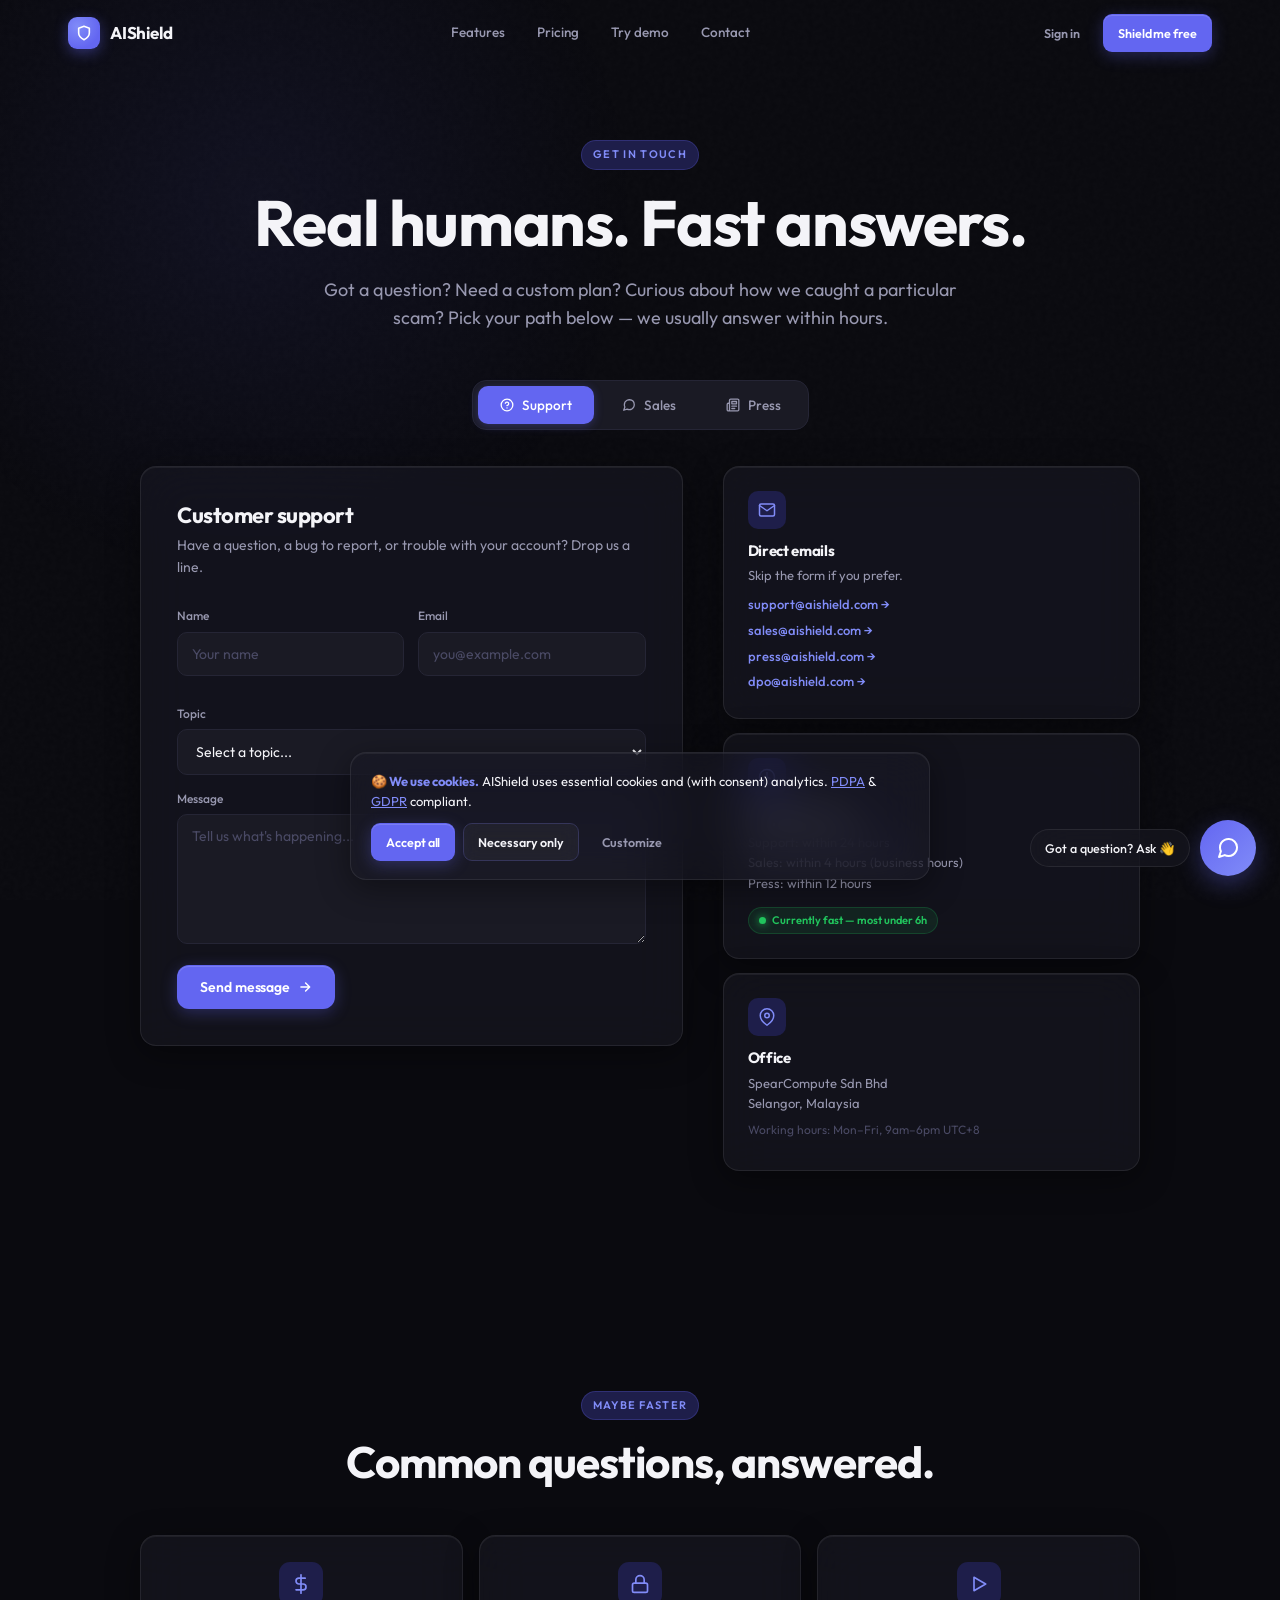
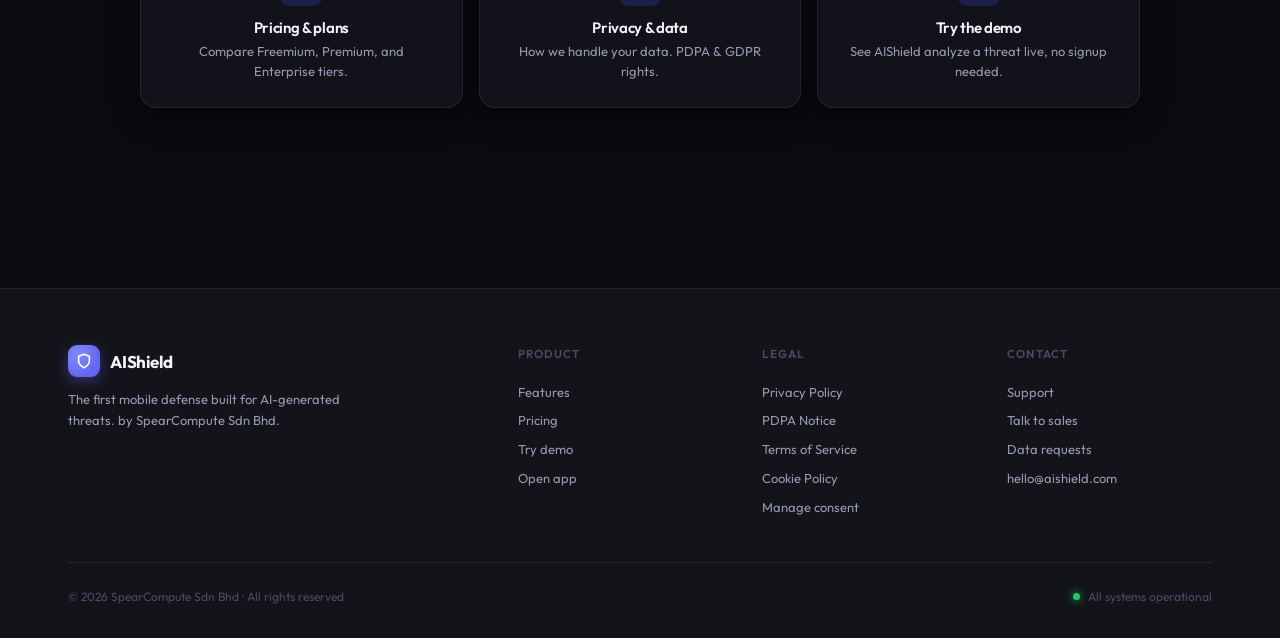
<file: contact.html>
<!DOCTYPE html>
<html lang="en">
<head>
<meta charset="UTF-8" />
<meta name="viewport" content="width=device-width, initial-scale=1.0" />
<title>Contact — AIShield</title>
<meta name="description" content="Get in touch with AIShield. Support, sales, and press inquiries — we respond within 24 hours." />
<meta name="theme-color" content="#0a0a0f" />
<link rel="preconnect" href="https://fonts.googleapis.com">
<link rel="preconnect" href="https://fonts.gstatic.com" crossorigin>
<link href="https://fonts.googleapis.com/css2?family=Outfit:wght@300;400;500;600;700;800&family=JetBrains+Mono:wght@400;500;600&display=swap" rel="stylesheet">
<link rel="stylesheet" href="assets/shared.css">
<style>
  .page-hero {
    padding: 140px 0 40px;
    text-align: center;
  }
  .page-hero h1 { margin-bottom: 18px; }
  .page-hero .lede { margin: 0 auto 8px; }

  .contact-tabs {
    display: flex;
    gap: 6px;
    background: var(--card);
    border: 1px solid var(--border);
    padding: 5px;
    border-radius: 14px;
    margin: 0 auto 36px;
    width: fit-content;
    flex-wrap: wrap;
  }
  .contact-tab {
    padding: 10px 22px;
    font-size: 13.5px;
    font-weight: 500;
    border-radius: 10px;
    color: var(--muted);
    transition: all 0.2s;
    font-family: var(--font-display);
    cursor: pointer;
    display: inline-flex;
    align-items: center;
    gap: 8px;
  }
  .contact-tab.active {
    background: var(--indigo);
    color: white;
    box-shadow: 0 2px 10px rgba(99, 102, 241, 0.3);
  }
  .contact-tab:hover:not(.active) { color: var(--text); }

  .contact-grid {
    display: grid;
    grid-template-columns: 1.3fr 1fr;
    gap: 40px;
    max-width: 1000px;
    margin: 0 auto 80px;
    align-items: start;
  }

  .contact-form-card {
    padding: 36px;
  }
  .contact-form-card h2 {
    font-size: 22px;
    margin-bottom: 8px;
  }
  .contact-form-card .lede {
    font-size: 14px;
    margin-bottom: 28px;
  }

  .form-row {
    display: grid;
    grid-template-columns: 1fr 1fr;
    gap: 14px;
    margin-bottom: 14px;
  }
  .form-field {
    margin-bottom: 14px;
  }

  textarea.input {
    min-height: 130px;
    resize: vertical;
    font-family: var(--font-body);
  }

  /* Sidebar info */
  .contact-sidebar { display: flex; flex-direction: column; gap: 14px; }
  .contact-info-card {
    padding: 24px;
  }
  .contact-info-card .icon {
    width: 38px; height: 38px;
    border-radius: 10px;
    background: var(--indigo-dim);
    display: flex; align-items: center; justify-content: center;
    color: var(--indigo-light);
    margin-bottom: 14px;
  }
  .contact-info-card h3 {
    font-size: 15px;
    margin-bottom: 6px;
  }
  .contact-info-card p {
    font-size: 13px;
    color: var(--muted);
    line-height: 1.55;
    margin-bottom: 6px;
  }
  .contact-info-card a {
    font-size: 13px;
    color: var(--indigo-light);
    text-decoration: none;
    display: inline-flex;
    align-items: center;
    gap: 6px;
    font-weight: 500;
  }
  .contact-info-card a:hover { text-decoration: underline; }

  .response-time {
    display: inline-flex;
    align-items: center;
    gap: 6px;
    padding: 4px 10px;
    background: rgba(34, 197, 94, 0.1);
    border: 1px solid rgba(34, 197, 94, 0.2);
    border-radius: 999px;
    font-size: 11px;
    color: var(--green);
    font-weight: 600;
    margin-top: 8px;
  }

  .form-pane { display: none; }
  .form-pane.active { display: block; animation: fadeUp 0.3s ease; }

  /* Success state */
  .form-success {
    text-align: center;
    padding: 30px 0;
    display: none;
  }
  .form-success.show { display: block; animation: fadeUp 0.4s ease; }
  .form-success .icon {
    width: 60px; height: 60px;
    border-radius: 50%;
    background: rgba(34, 197, 94, 0.12);
    border: 1px solid rgba(34, 197, 94, 0.3);
    color: var(--green);
    display: flex; align-items: center; justify-content: center;
    margin: 0 auto 20px;
  }
  .form-success h3 { font-size: 20px; margin-bottom: 10px; }
  .form-success p { color: var(--muted); font-size: 14px; }

  @media (max-width: 880px) {
    .contact-grid { grid-template-columns: 1fr; }
    .form-row { grid-template-columns: 1fr; }
    .contact-tab { padding: 9px 14px; font-size: 12.5px; }
  }

  /* Quick links cards row */
  .quick-help {
    padding: 60px 0 100px;
  }
  .quick-help-grid {
    display: grid;
    grid-template-columns: repeat(3, 1fr);
    gap: 16px;
    max-width: 1000px;
    margin: 0 auto;
  }
  .qh-card {
    padding: 26px;
    text-align: center;
    transition: all 0.3s ease;
    cursor: pointer;
  }
  .qh-card:hover { transform: translateY(-4px); }
  .qh-card .icon {
    width: 44px; height: 44px;
    border-radius: 11px;
    background: var(--indigo-dim);
    display: flex; align-items: center; justify-content: center;
    color: var(--indigo-light);
    margin: 0 auto 14px;
  }
  .qh-card h4 { font-size: 15px; margin-bottom: 6px; }
  .qh-card p { font-size: 13px; color: var(--muted); line-height: 1.5; }

  @media (max-width: 768px) {
    .quick-help-grid { grid-template-columns: 1fr; }
  }
</style>
</head>
<body>

<header class="nav">
  <div class="nav-inner">
    <a href="index.html" class="nav-logo">
      <div class="nav-logo-mark">
        <svg width="16" height="16" viewBox="0 0 24 24" fill="none" stroke="white" stroke-width="2.4" stroke-linecap="round" stroke-linejoin="round"><path d="M12 22s8-4 8-10V5l-8-3-8 3v7c0 6 8 10 8 10z"/></svg>
      </div>
      AIShield
    </a>
    <nav class="nav-links">
      <a href="index.html#features" class="nav-link">Features</a>
      <a href="pricing.html" class="nav-link">Pricing</a>
      <a href="index.html#demo" class="nav-link">Try demo</a>
      <a href="contact.html" class="nav-link">Contact</a>
    </nav>
    <div class="nav-cta">
      <a href="https://aishield-app.pages.dev" class="btn btn-ghost btn-sm">Sign in</a>
      <a href="https://aishield-app.pages.dev/?signup=1" class="btn btn-primary btn-sm">Shield me free</a>
    </div>
  </div>
</header>

<section class="page-hero">
  <div class="container">
    <span class="eyebrow reveal">Get in touch</span>
    <h1 class="reveal">Real humans. Fast answers.</h1>
    <p class="lede reveal">Got a question? Need a custom plan? Curious about how we caught a particular scam? Pick your path below — we usually answer within hours.</p>
  </div>
</section>

<section style="padding-top: 0">
  <div class="container">
    <div class="text-center reveal">
      <div class="contact-tabs">
        <button class="contact-tab active" data-tab="support">
          <svg width="14" height="14" viewBox="0 0 24 24" fill="none" stroke="currentColor" stroke-width="2.2" stroke-linecap="round" stroke-linejoin="round"><circle cx="12" cy="12" r="10"/><path d="M9.09 9a3 3 0 0 1 5.83 1c0 2-3 3-3 3"/><line x1="12" y1="17" x2="12.01" y2="17"/></svg>
          Support
        </button>
        <button class="contact-tab" data-tab="sales">
          <svg width="14" height="14" viewBox="0 0 24 24" fill="none" stroke="currentColor" stroke-width="2.2" stroke-linecap="round" stroke-linejoin="round"><path d="M21 11.5a8.38 8.38 0 0 1-.9 3.8 8.5 8.5 0 0 1-7.6 4.7 8.38 8.38 0 0 1-3.8-.9L3 21l1.9-5.7a8.38 8.38 0 0 1-.9-3.8 8.5 8.5 0 0 1 4.7-7.6 8.38 8.38 0 0 1 3.8-.9h.5a8.48 8.48 0 0 1 8 8v.5z"/></svg>
          Sales
        </button>
        <button class="contact-tab" data-tab="press">
          <svg width="14" height="14" viewBox="0 0 24 24" fill="none" stroke="currentColor" stroke-width="2.2" stroke-linecap="round" stroke-linejoin="round"><path d="M4 22h16a2 2 0 0 0 2-2V4a2 2 0 0 0-2-2H8a2 2 0 0 0-2 2v16a2 2 0 0 1-2 2zm0 0a2 2 0 0 1-2-2v-9c0-1.1.9-2 2-2h2"/><path d="M18 14h-8M15 18h-5M10 6h8v4h-8z"/></svg>
          Press
        </button>
      </div>
    </div>

    <div class="contact-grid">
      <!-- ── SUPPORT FORM ──────────────────────────────────────── -->
      <div class="glass contact-form-card form-pane active" id="pane-support">
        <h2>Customer support</h2>
        <p class="lede muted">Have a question, a bug to report, or trouble with your account? Drop us a line.</p>

        <form id="form-support">
          <div class="form-row">
            <div class="form-field">
              <label class="field-label">Name</label>
              <input class="input" type="text" name="name" required placeholder="Your name" />
            </div>
            <div class="form-field">
              <label class="field-label">Email</label>
              <input class="input" type="email" name="email" required placeholder="you@example.com" />
            </div>
          </div>
          <div class="form-field">
            <label class="field-label">Topic</label>
            <select class="input" name="topic" required>
              <option value="">Select a topic...</option>
              <option>Bug or technical issue</option>
              <option>Account access</option>
              <option>Billing question</option>
              <option>Feature request</option>
              <option>Data request (PDPA / GDPR)</option>
              <option>Something else</option>
            </select>
          </div>
          <div class="form-field">
            <label class="field-label">Message</label>
            <textarea class="input" name="message" required placeholder="Tell us what's happening..."></textarea>
          </div>
          <button type="submit" class="btn btn-primary">
            Send message
            <svg width="14" height="14" viewBox="0 0 24 24" fill="none" stroke="currentColor" stroke-width="2.5" stroke-linecap="round" stroke-linejoin="round"><path d="M5 12h14M13 5l7 7-7 7"/></svg>
          </button>
        </form>

        <div class="form-success" id="success-support">
          <div class="icon">
            <svg width="28" height="28" viewBox="0 0 24 24" fill="none" stroke="currentColor" stroke-width="2.5" stroke-linecap="round" stroke-linejoin="round"><polyline points="20 6 9 17 4 12"/></svg>
          </div>
          <h3>Got it. We're on it.</h3>
          <p>We typically respond within 24 hours (often much faster). Check your inbox shortly.</p>
        </div>
      </div>

      <!-- ── SALES FORM ────────────────────────────────────────── -->
      <div class="glass contact-form-card form-pane" id="pane-sales">
        <h2>Talk to sales</h2>
        <p class="lede muted">For teams, telcos, and enterprises. Tell us about your needs and we'll get back within 4 hours.</p>

        <form id="form-sales">
          <div class="form-row">
            <div class="form-field">
              <label class="field-label">Full name</label>
              <input class="input" type="text" name="name" required placeholder="Your name" />
            </div>
            <div class="form-field">
              <label class="field-label">Work email</label>
              <input class="input" type="email" name="email" required placeholder="you@company.com" />
            </div>
          </div>
          <div class="form-row">
            <div class="form-field">
              <label class="field-label">Company</label>
              <input class="input" type="text" name="company" required placeholder="Acme Inc" />
            </div>
            <div class="form-field">
              <label class="field-label">Country</label>
              <input class="input" type="text" name="country" placeholder="Malaysia" />
            </div>
          </div>
          <div class="form-row">
            <div class="form-field">
              <label class="field-label">Team size</label>
              <select class="input" name="size">
                <option value="">Select...</option>
                <option>1–50 employees</option>
                <option>51–250 employees</option>
                <option>251–1,000 employees</option>
                <option>1,000+ employees</option>
              </select>
            </div>
            <div class="form-field">
              <label class="field-label">Use case</label>
              <select class="input" name="usecase">
                <option value="">Select...</option>
                <option>Workforce protection</option>
                <option>Telco / carrier integration</option>
                <option>Customer-facing security</option>
                <option>White-label / OEM</option>
                <option>Government / public sector</option>
                <option>Other</option>
              </select>
            </div>
          </div>
          <div class="form-field">
            <label class="field-label">Tell us more</label>
            <textarea class="input" name="message" required placeholder="What problem are you trying to solve? Number of devices, deployment timeline, integrations needed..."></textarea>
          </div>
          <button type="submit" class="btn btn-primary">
            Request a call
            <svg width="14" height="14" viewBox="0 0 24 24" fill="none" stroke="currentColor" stroke-width="2.5" stroke-linecap="round" stroke-linejoin="round"><path d="M5 12h14M13 5l7 7-7 7"/></svg>
          </button>
        </form>

        <div class="form-success" id="success-sales">
          <div class="icon">
            <svg width="28" height="28" viewBox="0 0 24 24" fill="none" stroke="currentColor" stroke-width="2.5" stroke-linecap="round" stroke-linejoin="round"><polyline points="20 6 9 17 4 12"/></svg>
          </div>
          <h3>Thanks — we'll be in touch.</h3>
          <p>Our team responds to qualified enterprise inquiries within 4 hours during business hours (UTC+8).</p>
        </div>
      </div>

      <!-- ── PRESS FORM ────────────────────────────────────────── -->
      <div class="glass contact-form-card form-pane" id="pane-press">
        <h2>Press & media</h2>
        <p class="lede muted">For journalists, analysts, and podcast hosts covering AI security. We're happy to talk.</p>

        <form id="form-press">
          <div class="form-row">
            <div class="form-field">
              <label class="field-label">Your name</label>
              <input class="input" type="text" name="name" required placeholder="Your name" />
            </div>
            <div class="form-field">
              <label class="field-label">Email</label>
              <input class="input" type="email" name="email" required placeholder="you@publication.com" />
            </div>
          </div>
          <div class="form-row">
            <div class="form-field">
              <label class="field-label">Publication / outlet</label>
              <input class="input" type="text" name="outlet" required placeholder="Your publication" />
            </div>
            <div class="form-field">
              <label class="field-label">Deadline</label>
              <input class="input" type="text" name="deadline" placeholder="e.g. Friday EOD" />
            </div>
          </div>
          <div class="form-field">
            <label class="field-label">What are you working on?</label>
            <textarea class="input" name="message" required placeholder="Brief description of your story angle..."></textarea>
          </div>
          <button type="submit" class="btn btn-primary">
            Send press inquiry
            <svg width="14" height="14" viewBox="0 0 24 24" fill="none" stroke="currentColor" stroke-width="2.5" stroke-linecap="round" stroke-linejoin="round"><path d="M5 12h14M13 5l7 7-7 7"/></svg>
          </button>
        </form>

        <div class="form-success" id="success-press">
          <div class="icon">
            <svg width="28" height="28" viewBox="0 0 24 24" fill="none" stroke="currentColor" stroke-width="2.5" stroke-linecap="round" stroke-linejoin="round"><polyline points="20 6 9 17 4 12"/></svg>
          </div>
          <h3>Message received.</h3>
          <p>For tight deadlines, also email <a href="mailto:press@aishield.com" style="color:var(--indigo-light)">press@aishield.com</a> directly.</p>
        </div>
      </div>

      <!-- ── SIDEBAR INFO ──────────────────────────────────────── -->
      <aside class="contact-sidebar">
        <div class="glass contact-info-card reveal">
          <div class="icon">
            <svg width="18" height="18" viewBox="0 0 24 24" fill="none" stroke="currentColor" stroke-width="2" stroke-linecap="round" stroke-linejoin="round"><path d="M4 4h16c1.1 0 2 .9 2 2v12c0 1.1-.9 2-2 2H4c-1.1 0-2-.9-2-2V6c0-1.1.9-2 2-2z"/><polyline points="22,6 12,13 2,6"/></svg>
          </div>
          <h3>Direct emails</h3>
          <p>Skip the form if you prefer.</p>
          <a href="mailto:support@aishield.com">support@aishield.com →</a><br>
          <a href="mailto:sales@aishield.com">sales@aishield.com →</a><br>
          <a href="mailto:press@aishield.com">press@aishield.com →</a><br>
          <a href="mailto:dpo@aishield.com">dpo@aishield.com →</a>
        </div>

        <div class="glass contact-info-card reveal">
          <div class="icon">
            <svg width="18" height="18" viewBox="0 0 24 24" fill="none" stroke="currentColor" stroke-width="2" stroke-linecap="round" stroke-linejoin="round"><circle cx="12" cy="12" r="10"/><polyline points="12 6 12 12 16 14"/></svg>
          </div>
          <h3>Response times</h3>
          <p>Support: within 24 hours<br>Sales: within 4 hours (business hours)<br>Press: within 12 hours</p>
          <span class="response-time">
            <span class="live-dot"></span>
            Currently fast — most under 6h
          </span>
        </div>

        <div class="glass contact-info-card reveal">
          <div class="icon">
            <svg width="18" height="18" viewBox="0 0 24 24" fill="none" stroke="currentColor" stroke-width="2" stroke-linecap="round" stroke-linejoin="round"><path d="M21 10c0 7-9 13-9 13s-9-6-9-13a9 9 0 0 1 18 0z"/><circle cx="12" cy="10" r="3"/></svg>
          </div>
          <h3>Office</h3>
          <p>SpearCompute Sdn Bhd<br>Selangor, Malaysia</p>
          <p style="font-size:12px; color:var(--dim); margin-top:8px">Working hours: Mon–Fri, 9am–6pm UTC+8</p>
        </div>
      </aside>
    </div>
  </div>
</section>

<!-- ═══ QUICK HELP CARDS ═══════════════════════════════════════════════ -->
<section class="quick-help">
  <div class="container">
    <div class="section-head reveal">
      <span class="eyebrow">Maybe faster</span>
      <h2>Common questions, answered.</h2>
    </div>

    <div class="quick-help-grid">
      <a href="pricing.html" class="glass qh-card reveal">
        <div class="icon">
          <svg width="20" height="20" viewBox="0 0 24 24" fill="none" stroke="currentColor" stroke-width="2" stroke-linecap="round" stroke-linejoin="round"><line x1="12" y1="1" x2="12" y2="23"/><path d="M17 5H9.5a3.5 3.5 0 0 0 0 7h5a3.5 3.5 0 0 1 0 7H6"/></svg>
        </div>
        <h4>Pricing & plans</h4>
        <p>Compare Freemium, Premium, and Enterprise tiers.</p>
      </a>
      <a href="privacy.html" class="glass qh-card reveal">
        <div class="icon">
          <svg width="20" height="20" viewBox="0 0 24 24" fill="none" stroke="currentColor" stroke-width="2" stroke-linecap="round" stroke-linejoin="round"><rect x="3" y="11" width="18" height="11" rx="2"/><path d="M7 11V7a5 5 0 0 1 10 0v4"/></svg>
        </div>
        <h4>Privacy & data</h4>
        <p>How we handle your data. PDPA & GDPR rights.</p>
      </a>
      <a href="index.html#demo" class="glass qh-card reveal">
        <div class="icon">
          <svg width="20" height="20" viewBox="0 0 24 24" fill="none" stroke="currentColor" stroke-width="2" stroke-linecap="round" stroke-linejoin="round"><polygon points="6 4 20 12 6 20"/></svg>
        </div>
        <h4>Try the demo</h4>
        <p>See AIShield analyze a threat live, no signup needed.</p>
      </a>
    </div>
  </div>
</section>

<!-- ═══ FOOTER ══════════════════════════════════════════════════════════ -->
<footer class="site-footer">
  <div class="container">
    <div class="footer-grid">
      <div class="footer-brand">
        <a href="index.html" class="nav-logo" style="display:inline-flex">
          <div class="nav-logo-mark">
            <svg width="16" height="16" viewBox="0 0 24 24" fill="none" stroke="white" stroke-width="2.4" stroke-linecap="round" stroke-linejoin="round"><path d="M12 22s8-4 8-10V5l-8-3-8 3v7c0 6 8 10 8 10z"/></svg>
          </div>
          AIShield
        </a>
        <p>The first mobile defense built for AI-generated threats. by SpearCompute Sdn Bhd.</p>
      </div>
      <div class="footer-col">
        <h5>Product</h5>
        <a href="index.html#features">Features</a>
        <a href="pricing.html">Pricing</a>
        <a href="index.html#demo">Try demo</a>
        <a href="https://aishield-app.pages.dev">Open app</a>
      </div>
      <div class="footer-col">
        <h5>Legal</h5>
        <a href="privacy.html">Privacy Policy</a>
        <a href="privacy.html#pdpa">PDPA Notice</a>
        <a href="terms.html">Terms of Service</a>
        <a href="privacy.html#cookies">Cookie Policy</a>
        <a href="#" data-reopen-consent>Manage consent</a>
      </div>
      <div class="footer-col">
        <h5>Contact</h5>
        <a href="contact.html">Support</a>
        <a href="contact.html?type=sales">Talk to sales</a>
        <a href="mailto:dpo@aishield.com">Data requests</a>
        <a href="mailto:hello@aishield.com">hello@aishield.com</a>
      </div>
    </div>
    <div class="footer-bottom">
      <div>© 2026 SpearCompute Sdn Bhd · All rights reserved</div>
      <div class="footer-status">
        <span class="live-dot"></span>
        <span>All systems operational</span>
      </div>
    </div>
  </div>
</footer>

<div class="cookie-banner glass" id="cookie-banner">
  <p><strong style="color:var(--indigo-light)">🍪 We use cookies.</strong> AIShield uses essential cookies and (with consent) analytics. <a href="privacy.html" style="color:var(--indigo-light);text-decoration:underline">PDPA</a> & <a href="privacy.html" style="color:var(--indigo-light);text-decoration:underline">GDPR</a> compliant.</p>
  <div class="cookie-actions">
    <button class="btn btn-primary btn-sm" data-consent="all">Accept all</button>
    <button class="btn btn-secondary btn-sm" data-consent="necessary">Necessary only</button>
    <a href="privacy.html#cookies" class="btn btn-ghost btn-sm">Customize</a>
  </div>
</div>

<div class="chat-fab">
  <span class="chat-fab-label">Got a question? Ask 👋</span>
  <button class="chat-fab-button" id="chat-fab" aria-label="Open chat">
    <svg width="24" height="24" viewBox="0 0 24 24" fill="none" stroke="white" stroke-width="2" stroke-linecap="round" stroke-linejoin="round"><path d="M21 11.5a8.38 8.38 0 0 1-.9 3.8 8.5 8.5 0 0 1-7.6 4.7 8.38 8.38 0 0 1-3.8-.9L3 21l1.9-5.7a8.38 8.38 0 0 1-.9-3.8 8.5 8.5 0 0 1 4.7-7.6 8.38 8.38 0 0 1 3.8-.9h.5a8.48 8.48 0 0 1 8 8v.5z"/></svg>
  </button>
</div>
<div class="chat-panel glass" id="chat-panel">
  <div class="chat-header">
    <div><h4>AIShield Assistant</h4><span class="muted"><span class="live-dot"></span> Powered by Claude</span></div>
    <button class="chat-close" id="chat-close" aria-label="Close chat">
      <svg width="18" height="18" viewBox="0 0 24 24" fill="none" stroke="currentColor" stroke-width="2.2" stroke-linecap="round" stroke-linejoin="round"><line x1="18" y1="6" x2="6" y2="18"/><line x1="6" y1="6" x2="18" y2="18"/></svg>
    </button>
  </div>
  <div class="chat-messages" id="chat-messages">
    <div class="chat-msg bot">Hi 👋 Looking for something specific? I can answer questions or point you to the right team.</div>
  </div>
  <div class="chat-input-wrap">
    <input id="chat-input" placeholder="Type your question..." />
    <button class="btn btn-primary btn-sm" id="chat-send">Send</button>
  </div>
</div>

<div class="mobile-cta">
  <a href="https://aishield-app.pages.dev/?signup=1" class="btn btn-primary">Try AIShield Free →</a>
</div>

<script src="assets/shared.js"></script>
<script>
  // Tab switching
  const tabs = document.querySelectorAll('.contact-tab');
  const panes = document.querySelectorAll('.form-pane');
  const showTab = (key) => {
    tabs.forEach(t => t.classList.toggle('active', t.dataset.tab === key));
    panes.forEach(p => p.classList.toggle('active', p.id === 'pane-' + key));
  };
  tabs.forEach(t => t.addEventListener('click', () => showTab(t.dataset.tab)));

  // Deep link via ?type=sales etc.
  const params = new URLSearchParams(window.location.search);
  const type = params.get('type');
  if (type && ['support','sales','press'].includes(type)) showTab(type);

  // Form handling — simulated until backend is wired
  ['support','sales','press'].forEach(key => {
    const form = document.getElementById('form-' + key);
    const success = document.getElementById('success-' + key);
    if (!form) return;
    form.addEventListener('submit', (e) => {
      e.preventDefault();
      // TODO: POST to /api/contact endpoint
      // For now: simulate success
      const submitBtn = form.querySelector('button[type=submit]');
      submitBtn.disabled = true;
      submitBtn.innerHTML = 'Sending...';
      setTimeout(() => {
        form.style.display = 'none';
        success.classList.add('show');
      }, 700);
    });
  });
</script>

</body>
</html>
</file>
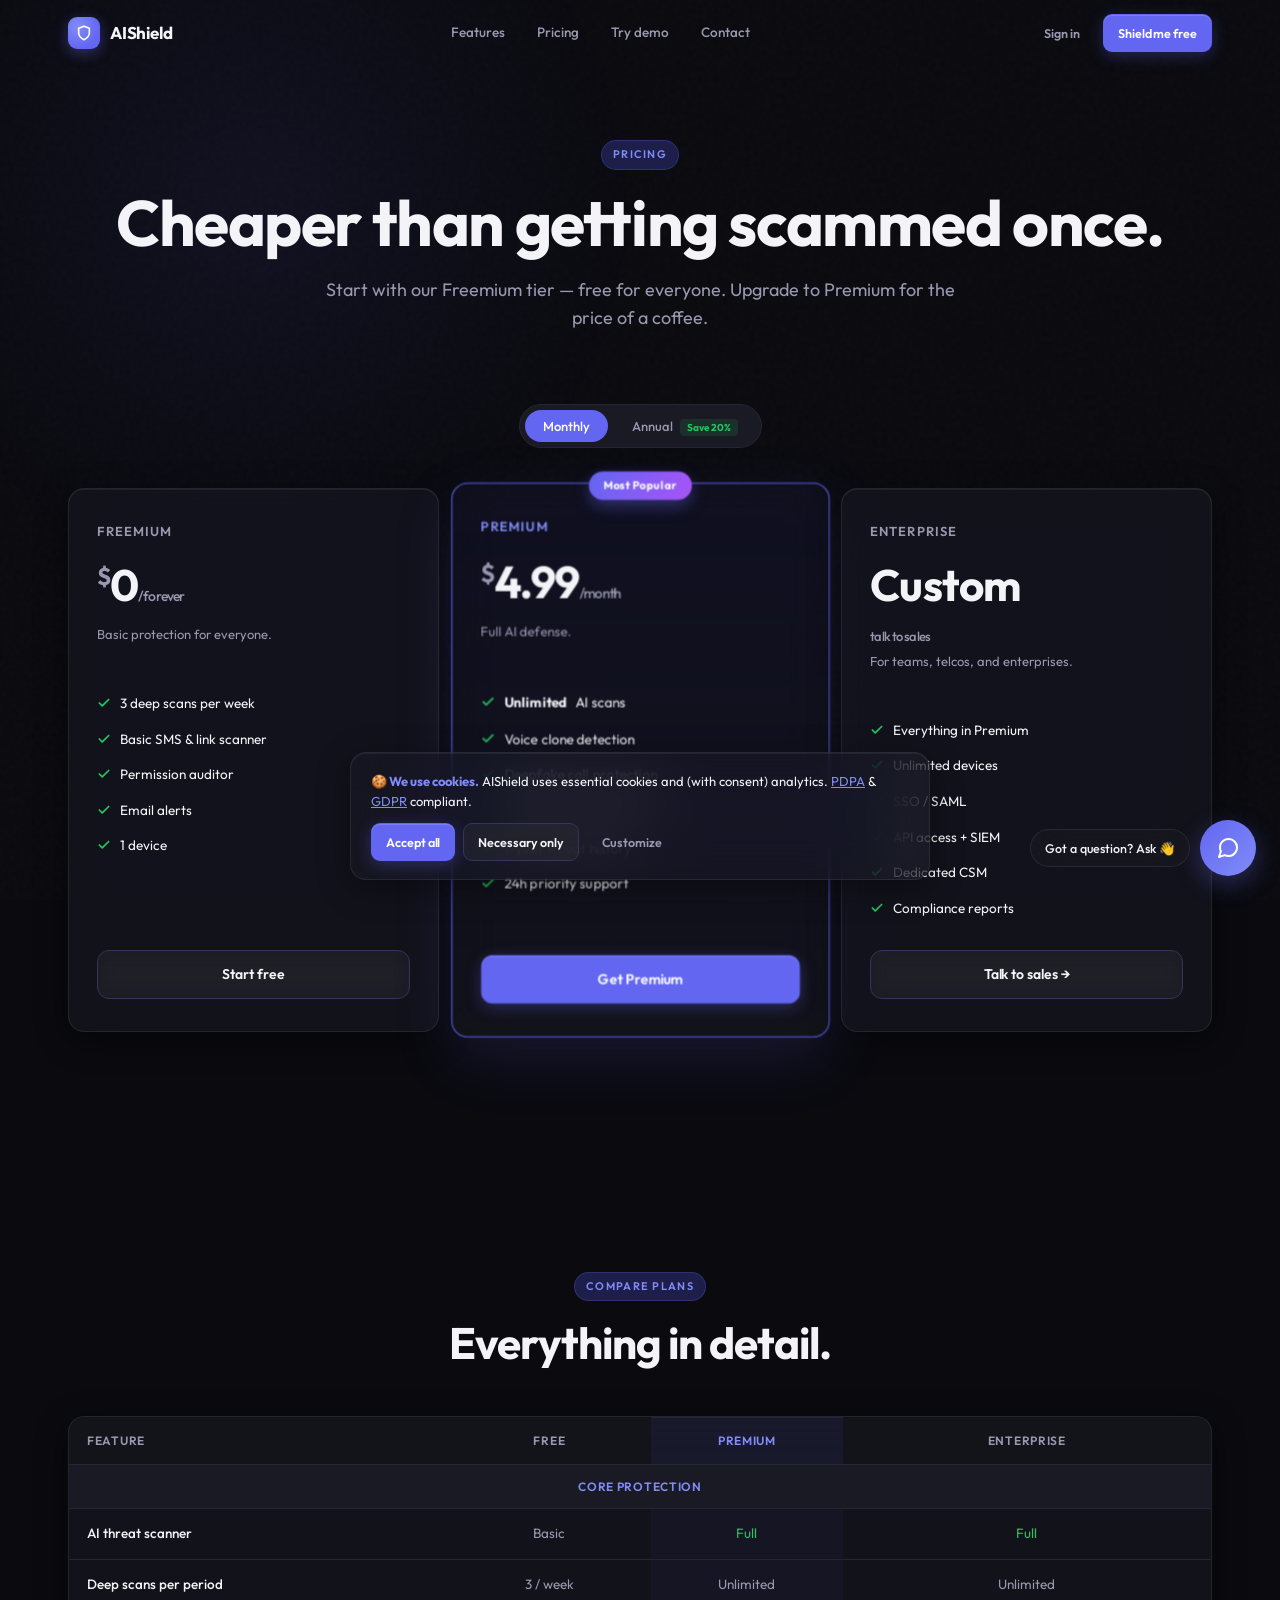
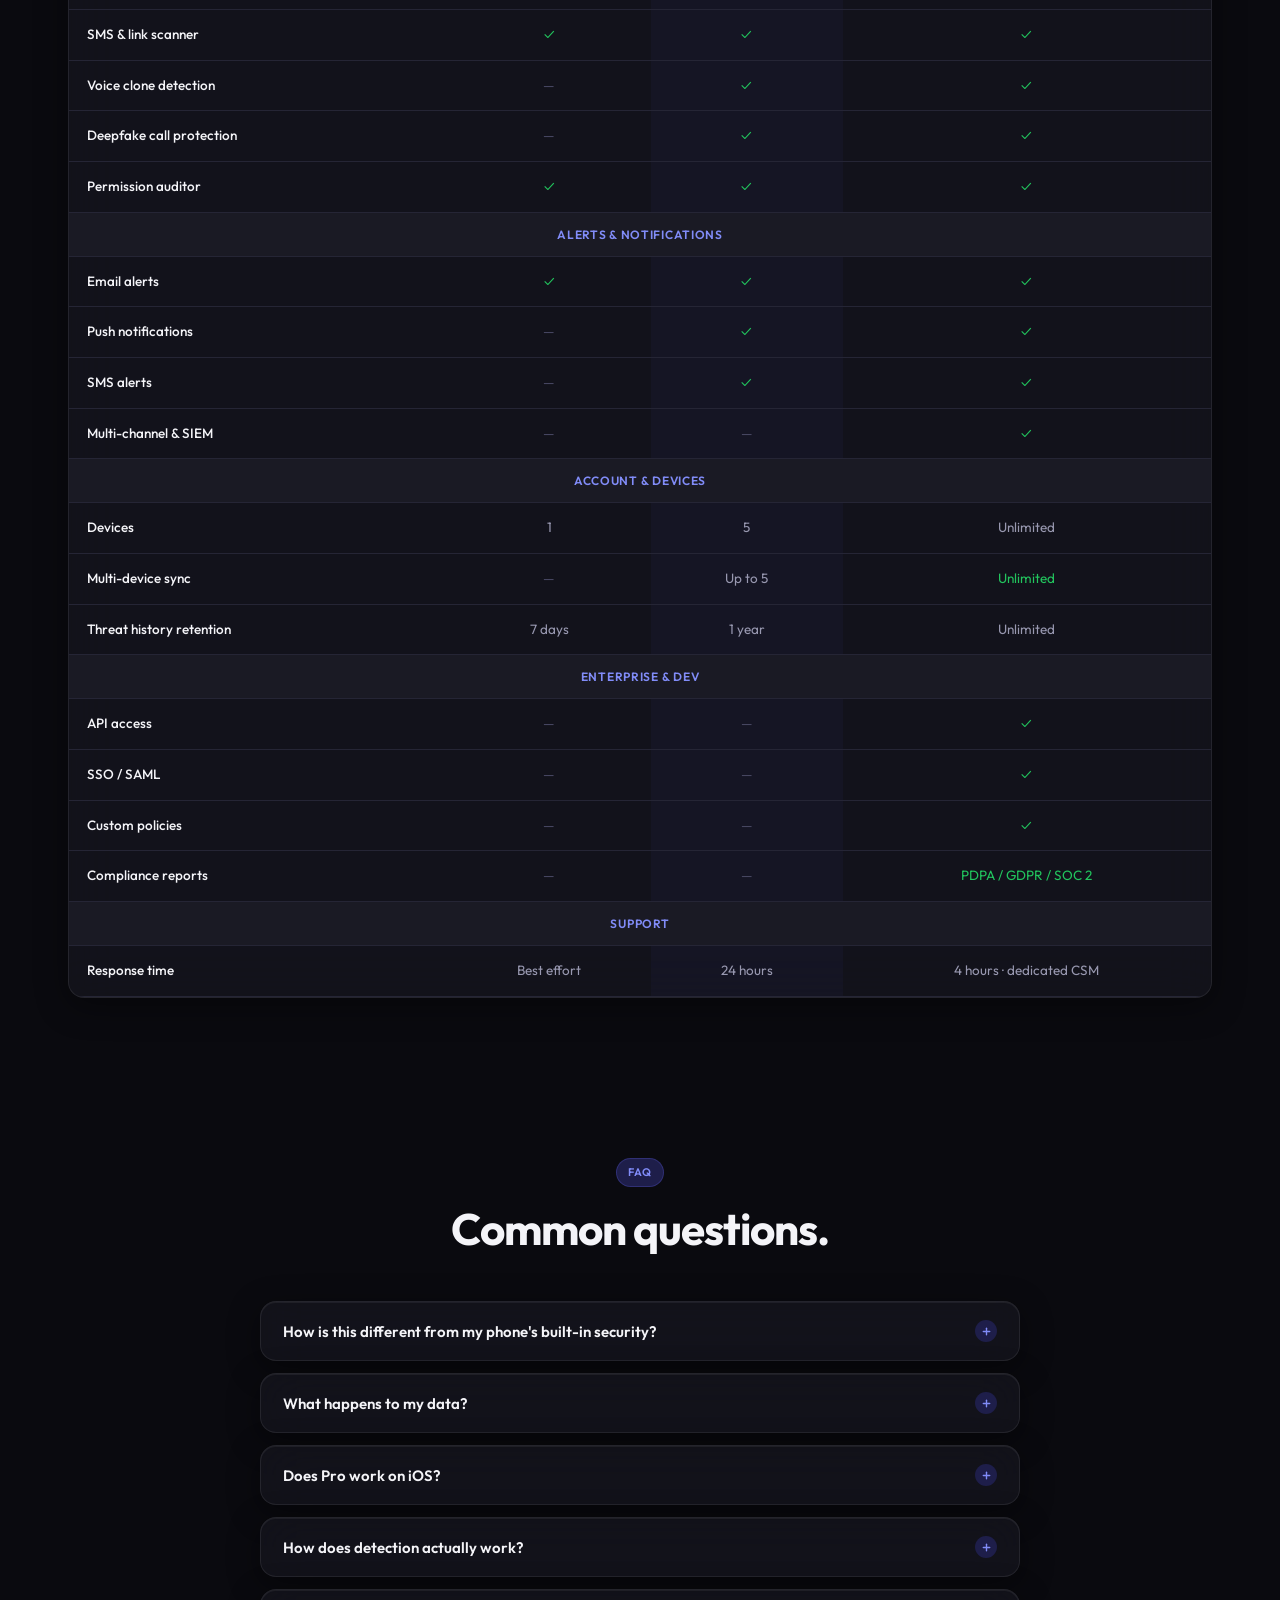
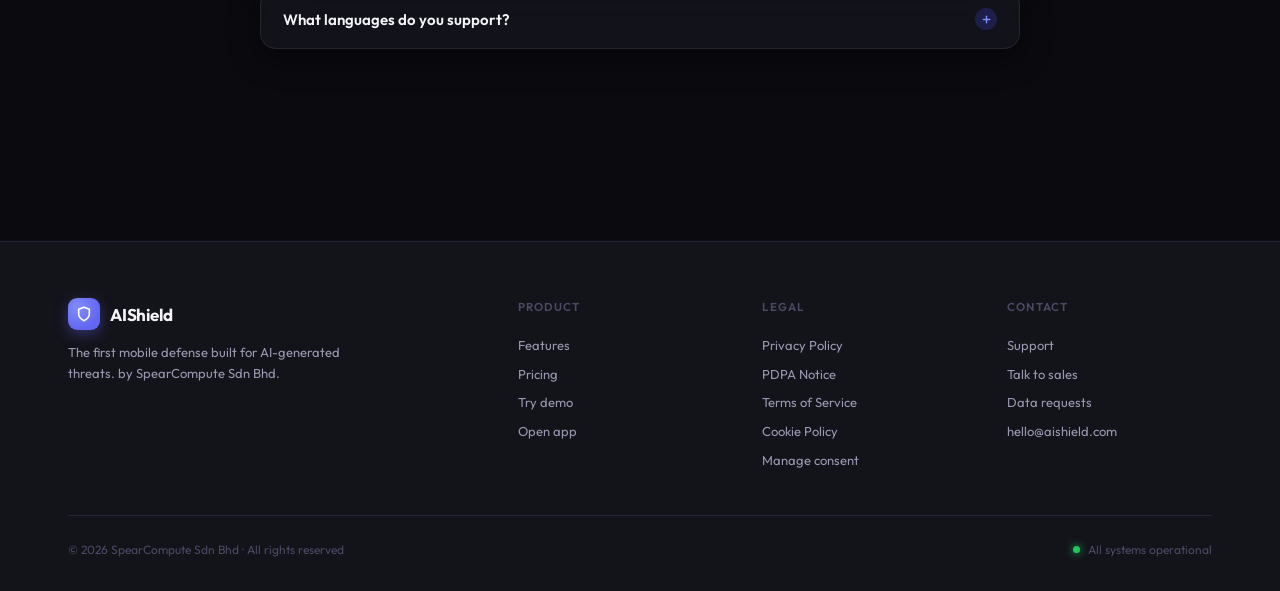
<file: pricing.html>
<!DOCTYPE html>
<html lang="en">
<head>
<meta charset="UTF-8" />
<meta name="viewport" content="width=device-width, initial-scale=1.0" />
<title>Pricing — AIShield</title>
<meta name="description" content="Freemium tier free for everyone. Premium at $4.99/month or $49.99/year." />
<meta name="theme-color" content="#0a0a0f" />
<link rel="preconnect" href="https://fonts.googleapis.com">
<link rel="preconnect" href="https://fonts.gstatic.com" crossorigin>
<link href="https://fonts.googleapis.com/css2?family=Outfit:wght@300;400;500;600;700;800&family=JetBrains+Mono:wght@400;500;600&display=swap" rel="stylesheet">
<link rel="stylesheet" href="assets/shared.css">
<style>
  .page-hero {
    padding: 140px 0 40px;
    text-align: center;
  }
  .page-hero h1 { margin-bottom: 18px; }
  .page-hero .lede { margin: 0 auto 32px; }

  .billing-switch {
    display: inline-flex;
    align-items: center;
    gap: 6px;
    background: var(--card);
    border: 1px solid var(--border);
    padding: 5px;
    border-radius: 999px;
    margin-bottom: 40px;
  }
  .billing-switch button {
    padding: 8px 18px;
    font-size: 13px;
    font-weight: 500;
    border-radius: 999px;
    color: var(--muted);
    transition: all 0.2s;
    font-family: var(--font-display);
  }
  .billing-switch button.active {
    background: var(--indigo);
    color: white;
  }
  .billing-save {
    background: rgba(34, 197, 94, 0.12);
    color: var(--green);
    font-size: 10px;
    font-weight: 700;
    padding: 2px 7px;
    border-radius: 4px;
    margin-left: 4px;
  }

  .pricing-grid {
    display: grid;
    grid-template-columns: repeat(3, 1fr);
    gap: 16px;
    align-items: stretch;
    margin-bottom: 80px;
  }
  .price-card {
    padding: 32px 28px;
    display: flex;
    flex-direction: column;
    transition: all 0.3s ease;
    position: relative;
  }
  .price-card.featured {
    border: 1.5px solid var(--indigo);
    background: linear-gradient(180deg, rgba(99, 102, 241, 0.06), var(--glass-bg));
    transform: scale(1.02);
    box-shadow: 0 20px 60px rgba(99, 102, 241, 0.15);
  }
  .price-card.featured::before {
    content: 'Most Popular';
    position: absolute;
    top: -12px; left: 50%;
    transform: translateX(-50%);
    background: linear-gradient(120deg, var(--indigo), var(--purple));
    color: white;
    padding: 5px 14px;
    border-radius: 999px;
    font-size: 11px;
    font-weight: 700;
    letter-spacing: 0.04em;
    box-shadow: 0 6px 16px rgba(99, 102, 241, 0.4);
  }
  .price-tier {
    font-size: 13px;
    font-weight: 600;
    color: var(--muted);
    text-transform: uppercase;
    letter-spacing: 0.08em;
    margin-bottom: 8px;
  }
  .price-card.featured .price-tier { color: var(--indigo-light); }
  .price-amount {
    font-size: 44px;
    font-weight: 700;
    letter-spacing: -0.02em;
    margin-bottom: 4px;
  }
  .price-amount .currency { font-size: 24px; vertical-align: super; color: var(--muted); }
  .price-amount .period { font-size: 14px; color: var(--muted); font-weight: 500; }
  .price-tagline {
    font-size: 13px;
    color: var(--muted);
    margin-bottom: 24px;
    min-height: 38px;
  }
  .price-features { list-style: none; margin-bottom: 24px; flex: 1; }
  .price-features li {
    padding: 7px 0;
    font-size: 13.5px;
    display: flex;
    align-items: flex-start;
    gap: 9px;
  }
  .price-features svg {
    flex-shrink: 0;
    margin-top: 3px;
    color: var(--green);
  }
  .price-features li.dim { color: var(--dim); }
  .price-features li.dim svg { color: var(--dim); }

  /* Comparison table */
  .compare-section {
    padding-bottom: 100px;
  }
  .compare-table {
    width: 100%;
    border-collapse: separate;
    border-spacing: 0;
  }
  .compare-table th, .compare-table td {
    padding: 14px 18px;
    text-align: left;
    border-bottom: 1px solid var(--border);
    font-size: 13.5px;
  }
  .compare-table thead th {
    font-size: 12px;
    text-transform: uppercase;
    letter-spacing: 0.06em;
    color: var(--muted);
    font-weight: 600;
    text-align: center;
    background: var(--surface);
  }
  .compare-table thead th:first-child { text-align: left; }
  .compare-table thead th.featured-col {
    color: var(--indigo-light);
    background: rgba(99, 102, 241, 0.08);
  }
  .compare-table td.col-feature { color: var(--text); font-weight: 500; }
  .compare-table td:not(.col-feature) { text-align: center; color: var(--muted); }
  .compare-table td.featured-col { background: rgba(99, 102, 241, 0.04); }
  .compare-table tbody tr:hover { background: var(--card); }
  .compare-table .check { color: var(--green); }
  .compare-table .dash { color: var(--dim); }
  .compare-table .group-header td {
    background: var(--card);
    font-weight: 600;
    font-size: 12px;
    text-transform: uppercase;
    letter-spacing: 0.06em;
    color: var(--indigo-light);
    padding: 12px 18px;
  }

  /* FAQ */
  .faq-section { padding: 60px 0 100px; }
  .faq-list {
    max-width: 760px;
    margin: 0 auto;
  }
  .faq-item {
    padding: 0;
    margin-bottom: 12px;
    overflow: hidden;
  }
  .faq-q {
    width: 100%;
    padding: 18px 22px;
    text-align: left;
    font-size: 15px;
    font-weight: 600;
    color: var(--text);
    display: flex;
    justify-content: space-between;
    align-items: center;
    cursor: pointer;
    font-family: var(--font-display);
  }
  .faq-q .icon {
    width: 22px; height: 22px;
    border-radius: 50%;
    background: var(--indigo-dim);
    display: flex; align-items: center; justify-content: center;
    color: var(--indigo-light);
    transition: transform 0.25s;
    flex-shrink: 0;
    margin-left: 16px;
  }
  .faq-item.open .faq-q .icon { transform: rotate(45deg); }
  .faq-a {
    padding: 0 22px;
    max-height: 0;
    overflow: hidden;
    transition: max-height 0.4s ease, padding 0.3s ease;
    color: var(--muted);
    font-size: 14px;
    line-height: 1.65;
  }
  .faq-item.open .faq-a {
    max-height: 280px;
    padding: 0 22px 20px;
  }

  .guarantee-strip {
    text-align: center;
    padding: 44px 32px;
    margin: 60px auto;
    max-width: 760px;
  }
  .guarantee-strip h3 {
    font-size: 22px;
    margin-bottom: 10px;
  }

  @media (max-width: 768px) {
    .pricing-grid { grid-template-columns: 1fr; }
    .price-card.featured { transform: none; }
    .compare-table th, .compare-table td { padding: 10px 8px; font-size: 12px; }
  }
</style>
</head>
<body>

<header class="nav">
  <div class="nav-inner">
    <a href="index.html" class="nav-logo">
      <div class="nav-logo-mark">
        <svg width="16" height="16" viewBox="0 0 24 24" fill="none" stroke="white" stroke-width="2.4" stroke-linecap="round" stroke-linejoin="round"><path d="M12 22s8-4 8-10V5l-8-3-8 3v7c0 6 8 10 8 10z"/></svg>
      </div>
      AIShield
    </a>
    <nav class="nav-links">
      <a href="index.html#features" class="nav-link">Features</a>
      <a href="pricing.html" class="nav-link">Pricing</a>
      <a href="index.html#demo" class="nav-link">Try demo</a>
      <a href="contact.html" class="nav-link">Contact</a>
    </nav>
    <div class="nav-cta">
      <a href="https://aishield-app-dev.pages.dev" class="btn btn-ghost btn-sm">Sign in</a>
      <a href="#plans" class="btn btn-primary btn-sm">Shield me free</a>
    </div>
  </div>
</header>

<section class="page-hero">
  <div class="container">
    <span class="eyebrow reveal">Pricing</span>
    <h1 class="reveal">Cheaper than getting scammed once.</h1>
    <p class="lede reveal">Start with our Freemium tier — free for everyone. Upgrade to Premium for the price of a coffee.</p>
  </div>
</section>

<section id="plans" style="padding-top: 0">
  <div class="container">
    <div class="text-center reveal">
      <div class="billing-switch">
        <button class="active" id="bill-monthly">Monthly</button>
        <button id="bill-annual">Annual <span class="billing-save">Save 20%</span></button>
      </div>
    </div>

    <div class="pricing-grid">
      <article class="glass price-card reveal">
        <div class="price-tier">Freemium</div>
        <div class="price-amount"><span class="currency">$</span>0<span class="period">/forever</span></div>
        <p class="price-tagline">Basic protection for everyone.</p>
        <ul class="price-features">
          <li><svg width="14" height="14" viewBox="0 0 24 24" fill="none" stroke="currentColor" stroke-width="3" stroke-linecap="round" stroke-linejoin="round"><polyline points="20 6 9 17 4 12"/></svg>3 deep scans per week</li>
          <li><svg width="14" height="14" viewBox="0 0 24 24" fill="none" stroke="currentColor" stroke-width="3" stroke-linecap="round" stroke-linejoin="round"><polyline points="20 6 9 17 4 12"/></svg>Basic SMS & link scanner</li>
          <li><svg width="14" height="14" viewBox="0 0 24 24" fill="none" stroke="currentColor" stroke-width="3" stroke-linecap="round" stroke-linejoin="round"><polyline points="20 6 9 17 4 12"/></svg>Permission auditor</li>
          <li><svg width="14" height="14" viewBox="0 0 24 24" fill="none" stroke="currentColor" stroke-width="3" stroke-linecap="round" stroke-linejoin="round"><polyline points="20 6 9 17 4 12"/></svg>Email alerts</li>
          <li><svg width="14" height="14" viewBox="0 0 24 24" fill="none" stroke="currentColor" stroke-width="3" stroke-linecap="round" stroke-linejoin="round"><polyline points="20 6 9 17 4 12"/></svg>1 device</li>
        </ul>
        <a href="https://aishield-app-dev.pages.dev/?signup=1" class="btn btn-secondary">Start free</a>
      </article>

      <article class="glass price-card featured reveal">
        <div class="price-tier">Premium</div>
        <div class="price-amount" data-price-monthly><span class="currency">$</span>4.99<span class="period">/month</span></div>
        <div class="price-amount" data-price-annual style="display:none"><span class="currency">$</span>49.99<span class="period">/year</span></div>
        <p class="price-tagline">Full AI defense.</p>
        <ul class="price-features">
          <li><svg width="14" height="14" viewBox="0 0 24 24" fill="none" stroke="currentColor" stroke-width="3" stroke-linecap="round" stroke-linejoin="round"><polyline points="20 6 9 17 4 12"/></svg><strong>Unlimited</strong> AI scans</li>
          <li><svg width="14" height="14" viewBox="0 0 24 24" fill="none" stroke="currentColor" stroke-width="3" stroke-linecap="round" stroke-linejoin="round"><polyline points="20 6 9 17 4 12"/></svg>Voice clone detection</li>
          <li><svg width="14" height="14" viewBox="0 0 24 24" fill="none" stroke="currentColor" stroke-width="3" stroke-linecap="round" stroke-linejoin="round"><polyline points="20 6 9 17 4 12"/></svg>Deepfake call protection</li>
          <li><svg width="14" height="14" viewBox="0 0 24 24" fill="none" stroke="currentColor" stroke-width="3" stroke-linecap="round" stroke-linejoin="round"><polyline points="20 6 9 17 4 12"/></svg>Multi-device sync (up to 5)</li>
          <li><svg width="14" height="14" viewBox="0 0 24 24" fill="none" stroke="currentColor" stroke-width="3" stroke-linecap="round" stroke-linejoin="round"><polyline points="20 6 9 17 4 12"/></svg>1-year threat history</li>
          <li><svg width="14" height="14" viewBox="0 0 24 24" fill="none" stroke="currentColor" stroke-width="3" stroke-linecap="round" stroke-linejoin="round"><polyline points="20 6 9 17 4 12"/></svg>24h priority support</li>
        </ul>
        <a href="https://aishield-app-dev.pages.dev/?signup=1" class="btn btn-primary">Get Premium</a>
      </article>

      <article class="glass price-card reveal">
        <div class="price-tier">Enterprise</div>
        <div class="price-amount">Custom<span class="period" style="display:block;font-size:13px;margin-top:6px">talk to sales</span></div>
        <p class="price-tagline">For teams, telcos, and enterprises.</p>
        <ul class="price-features">
          <li><svg width="14" height="14" viewBox="0 0 24 24" fill="none" stroke="currentColor" stroke-width="3" stroke-linecap="round" stroke-linejoin="round"><polyline points="20 6 9 17 4 12"/></svg>Everything in Premium</li>
          <li><svg width="14" height="14" viewBox="0 0 24 24" fill="none" stroke="currentColor" stroke-width="3" stroke-linecap="round" stroke-linejoin="round"><polyline points="20 6 9 17 4 12"/></svg>Unlimited devices</li>
          <li><svg width="14" height="14" viewBox="0 0 24 24" fill="none" stroke="currentColor" stroke-width="3" stroke-linecap="round" stroke-linejoin="round"><polyline points="20 6 9 17 4 12"/></svg>SSO / SAML</li>
          <li><svg width="14" height="14" viewBox="0 0 24 24" fill="none" stroke="currentColor" stroke-width="3" stroke-linecap="round" stroke-linejoin="round"><polyline points="20 6 9 17 4 12"/></svg>API access + SIEM</li>
          <li><svg width="14" height="14" viewBox="0 0 24 24" fill="none" stroke="currentColor" stroke-width="3" stroke-linecap="round" stroke-linejoin="round"><polyline points="20 6 9 17 4 12"/></svg>Dedicated CSM</li>
          <li><svg width="14" height="14" viewBox="0 0 24 24" fill="none" stroke="currentColor" stroke-width="3" stroke-linecap="round" stroke-linejoin="round"><polyline points="20 6 9 17 4 12"/></svg>Compliance reports</li>
        </ul>
        <a href="contact.html?type=sales" class="btn btn-secondary">Talk to sales →</a>
      </article>
    </div>
  </div>
</section>

<!-- ═══ COMPARE TABLE ═══════════════════════════════════════════════════ -->
<section class="compare-section">
  <div class="container">
    <div class="section-head reveal">
      <span class="eyebrow">Compare plans</span>
      <h2>Everything in detail.</h2>
    </div>
    <div class="glass reveal" style="overflow-x: auto; padding: 0;">
      <table class="compare-table">
        <thead>
          <tr>
            <th>Feature</th>
            <th>Free</th>
            <th class="featured-col">Premium</th>
            <th>Enterprise</th>
          </tr>
        </thead>
        <tbody>
          <tr class="group-header"><td colspan="4">Core protection</td></tr>
          <tr><td class="col-feature">AI threat scanner</td><td>Basic</td><td class="featured-col"><span class="check">Full</span></td><td><span class="check">Full</span></td></tr>
          <tr><td class="col-feature">Deep scans per period</td><td>3 / week</td><td class="featured-col">Unlimited</td><td>Unlimited</td></tr>
          <tr><td class="col-feature">SMS & link scanner</td><td><span class="check">✓</span></td><td class="featured-col"><span class="check">✓</span></td><td><span class="check">✓</span></td></tr>
          <tr><td class="col-feature">Voice clone detection</td><td><span class="dash">—</span></td><td class="featured-col"><span class="check">✓</span></td><td><span class="check">✓</span></td></tr>
          <tr><td class="col-feature">Deepfake call protection</td><td><span class="dash">—</span></td><td class="featured-col"><span class="check">✓</span></td><td><span class="check">✓</span></td></tr>
          <tr><td class="col-feature">Permission auditor</td><td><span class="check">✓</span></td><td class="featured-col"><span class="check">✓</span></td><td><span class="check">✓</span></td></tr>

          <tr class="group-header"><td colspan="4">Alerts & notifications</td></tr>
          <tr><td class="col-feature">Email alerts</td><td><span class="check">✓</span></td><td class="featured-col"><span class="check">✓</span></td><td><span class="check">✓</span></td></tr>
          <tr><td class="col-feature">Push notifications</td><td><span class="dash">—</span></td><td class="featured-col"><span class="check">✓</span></td><td><span class="check">✓</span></td></tr>
          <tr><td class="col-feature">SMS alerts</td><td><span class="dash">—</span></td><td class="featured-col"><span class="check">✓</span></td><td><span class="check">✓</span></td></tr>
          <tr><td class="col-feature">Multi-channel & SIEM</td><td><span class="dash">—</span></td><td class="featured-col"><span class="dash">—</span></td><td><span class="check">✓</span></td></tr>

          <tr class="group-header"><td colspan="4">Account & devices</td></tr>
          <tr><td class="col-feature">Devices</td><td>1</td><td class="featured-col">5</td><td>Unlimited</td></tr>
          <tr><td class="col-feature">Multi-device sync</td><td><span class="dash">—</span></td><td class="featured-col">Up to 5</td><td><span class="check">Unlimited</span></td></tr>
          <tr><td class="col-feature">Threat history retention</td><td>7 days</td><td class="featured-col">1 year</td><td>Unlimited</td></tr>

          <tr class="group-header"><td colspan="4">Enterprise & dev</td></tr>
          <tr><td class="col-feature">API access</td><td><span class="dash">—</span></td><td class="featured-col"><span class="dash">—</span></td><td><span class="check">✓</span></td></tr>
          <tr><td class="col-feature">SSO / SAML</td><td><span class="dash">—</span></td><td class="featured-col"><span class="dash">—</span></td><td><span class="check">✓</span></td></tr>
          <tr><td class="col-feature">Custom policies</td><td><span class="dash">—</span></td><td class="featured-col"><span class="dash">—</span></td><td><span class="check">✓</span></td></tr>
          <tr><td class="col-feature">Compliance reports</td><td><span class="dash">—</span></td><td class="featured-col"><span class="dash">—</span></td><td><span class="check">PDPA / GDPR / SOC 2</span></td></tr>

          <tr class="group-header"><td colspan="4">Support</td></tr>
          <tr><td class="col-feature">Response time</td><td>Best effort</td><td class="featured-col">24 hours</td><td>4 hours · dedicated CSM</td></tr>
        </tbody>
      </table>
    </div>
  </div>
</section>



<!-- ═══ FAQ ═════════════════════════════════════════════════════════════ -->
<section class="faq-section">
  <div class="container">
    <div class="section-head reveal">
      <span class="eyebrow">FAQ</span>
      <h2>Common questions.</h2>
    </div>

    <div class="faq-list">
      <div class="glass faq-item reveal">
        <button class="faq-q">
          How is this different from my phone's built-in security?
          <span class="icon"><svg width="11" height="11" viewBox="0 0 24 24" fill="none" stroke="currentColor" stroke-width="3" stroke-linecap="round"><line x1="12" y1="5" x2="12" y2="19"/><line x1="5" y1="12" x2="19" y2="12"/></svg></span>
        </button>
        <div class="faq-a">Your phone's built-in security catches known viruses and obvious scam numbers. AIShield catches what's new: fake voices, fake video calls, smart messages written by AI that sound personal, and hidden tricks that target AI helpers. We're the extra layer above your phone's basics — built for today's threats.</div>
      </div>
      <div class="glass faq-item reveal">
        <button class="faq-q">
          What happens to my data?
          <span class="icon"><svg width="11" height="11" viewBox="0 0 24 24" fill="none" stroke="currentColor" stroke-width="3" stroke-linecap="round"><line x1="12" y1="5" x2="12" y2="19"/><line x1="5" y1="12" x2="19" y2="12"/></svg></span>
        </button>
        <div class="faq-a">We're PDPA-compliant and GDPR-compliant. We never sell your data, ever. You can export or delete everything with one click in your dashboard. Full policy at /privacy.</div>
      </div>
      <div class="glass faq-item reveal">
        <button class="faq-q">
          Does Pro work on iOS?
          <span class="icon"><svg width="11" height="11" viewBox="0 0 24 24" fill="none" stroke="currentColor" stroke-width="3" stroke-linecap="round"><line x1="12" y1="5" x2="12" y2="19"/><line x1="5" y1="12" x2="19" y2="12"/></svg></span>
        </button>
        <div class="faq-a">Android first — it'll be available there at launch. iPhone version is in beta and will follow shortly. Some features may arrive on iPhone a little later because of how iPhones handle messages and calls. You can sign up for early access from the home page.</div>
      </div>
      <div class="glass faq-item reveal">
        <button class="faq-q">
          How does detection actually work?
          <span class="icon"><svg width="11" height="11" viewBox="0 0 24 24" fill="none" stroke="currentColor" stroke-width="3" stroke-linecap="round"><line x1="12" y1="5" x2="12" y2="19"/><line x1="5" y1="12" x2="19" y2="12"/></svg></span>
        </button>
        <div class="faq-a">Three layers in parallel. (1) On-device pattern matching for known scam signatures — runs offline, instant. (2) Behavioral and semantic analysis via Claude for AI-generated content — usually 80ms. (3) Threat intelligence cross-reference against feeds we update daily. Anything flagged at any layer gets blocked and explained in plain language.</div>
      </div>
      <div class="glass faq-item reveal">
        <button class="faq-q">
          What languages do you support?
          <span class="icon"><svg width="11" height="11" viewBox="0 0 24 24" fill="none" stroke="currentColor" stroke-width="3" stroke-linecap="round"><line x1="12" y1="5" x2="12" y2="19"/><line x1="5" y1="12" x2="19" y2="12"/></svg></span>
        </button>
        <div class="faq-a">English and Bahasa Malaysia at launch. Mandarin, Tamil, Tagalog, Thai, and Vietnamese on the way — request your language at /contact and we'll prioritize based on demand.</div>
      </div>
    </div>
  </div>
</section>

<!-- ═══ FOOTER ═══════════════════════════════════════════════════════════ -->
<footer class="site-footer">
  <div class="container">
    <div class="footer-grid">
      <div class="footer-brand">
        <a href="index.html" class="nav-logo" style="display:inline-flex">
          <div class="nav-logo-mark">
            <svg width="16" height="16" viewBox="0 0 24 24" fill="none" stroke="white" stroke-width="2.4" stroke-linecap="round" stroke-linejoin="round"><path d="M12 22s8-4 8-10V5l-8-3-8 3v7c0 6 8 10 8 10z"/></svg>
          </div>
          AIShield
        </a>
        <p>The first mobile defense built for AI-generated threats. by SpearCompute Sdn Bhd.</p>
      </div>
      <div class="footer-col">
        <h5>Product</h5>
        <a href="index.html#features">Features</a>
        <a href="pricing.html">Pricing</a>
        <a href="index.html#demo">Try demo</a>
        <a href="https://aishield-app-dev.pages.dev">Open app</a>
      </div>
      <div class="footer-col">
        <h5>Legal</h5>
        <a href="privacy.html">Privacy Policy</a>
        <a href="privacy.html#pdpa">PDPA Notice</a>
        <a href="terms.html">Terms of Service</a>
        <a href="privacy.html#cookies">Cookie Policy</a>
        <a href="#" data-reopen-consent>Manage consent</a>
      </div>
      <div class="footer-col">
        <h5>Contact</h5>
        <a href="contact.html">Support</a>
        <a href="contact.html?type=sales">Talk to sales</a>
        <a href="mailto:dpo@aishield.com">Data requests</a>
        <a href="mailto:hello@aishield.com">hello@aishield.com</a>
      </div>
    </div>
    <div class="footer-bottom">
      <div>© 2026 SpearCompute Sdn Bhd · All rights reserved</div>
      <div class="footer-status">
        <span class="live-dot"></span>
        <span>All systems operational</span>
      </div>
    </div>
  </div>
</footer>

<!-- Cookie banner -->
<div class="cookie-banner glass" id="cookie-banner">
  <p><strong style="color:var(--indigo-light)">🍪 We use cookies.</strong> AIShield uses essential cookies and (with consent) analytics. <a href="privacy.html" style="color:var(--indigo-light);text-decoration:underline">PDPA</a> & <a href="privacy.html" style="color:var(--indigo-light);text-decoration:underline">GDPR</a> compliant.</p>
  <div class="cookie-actions">
    <button class="btn btn-primary btn-sm" data-consent="all">Accept all</button>
    <button class="btn btn-secondary btn-sm" data-consent="necessary">Necessary only</button>
    <a href="privacy.html#cookies" class="btn btn-ghost btn-sm">Customize</a>
  </div>
</div>

<!-- Chat widget -->
<div class="chat-fab">
  <span class="chat-fab-label">Got a question? Ask 👋</span>
  <button class="chat-fab-button" id="chat-fab" aria-label="Open chat">
    <svg width="24" height="24" viewBox="0 0 24 24" fill="none" stroke="white" stroke-width="2" stroke-linecap="round" stroke-linejoin="round"><path d="M21 11.5a8.38 8.38 0 0 1-.9 3.8 8.5 8.5 0 0 1-7.6 4.7 8.38 8.38 0 0 1-3.8-.9L3 21l1.9-5.7a8.38 8.38 0 0 1-.9-3.8 8.5 8.5 0 0 1 4.7-7.6 8.38 8.38 0 0 1 3.8-.9h.5a8.48 8.48 0 0 1 8 8v.5z"/></svg>
  </button>
</div>
<div class="chat-panel glass" id="chat-panel">
  <div class="chat-header">
    <div>
      <h4>AIShield Assistant</h4>
      <span class="muted"><span class="live-dot"></span> Powered by Claude</span>
    </div>
    <button class="chat-close" id="chat-close" aria-label="Close chat">
      <svg width="18" height="18" viewBox="0 0 24 24" fill="none" stroke="currentColor" stroke-width="2.2" stroke-linecap="round" stroke-linejoin="round"><line x1="18" y1="6" x2="6" y2="18"/><line x1="6" y1="6" x2="18" y2="18"/></svg>
    </button>
  </div>
  <div class="chat-messages" id="chat-messages">
    <div class="chat-msg bot">Hi 👋 I'm your AIShield assistant. Ask me about pricing, features, or anything else.</div>
  </div>
  <div class="chat-input-wrap">
    <input id="chat-input" placeholder="Type your question..." />
    <button class="btn btn-primary btn-sm" id="chat-send">Send</button>
  </div>
</div>

<div class="mobile-cta">
  <a href="https://aishield-app-dev.pages.dev/?signup=1" class="btn btn-primary">Try AIShield Free →</a>
</div>

<script src="assets/shared.js"></script>
<script>
  // Pricing toggle
  const monthlyBtn = document.getElementById('bill-monthly');
  const annualBtn = document.getElementById('bill-annual');
  const setBilling = (annual) => {
    monthlyBtn.classList.toggle('active', !annual);
    annualBtn.classList.toggle('active', annual);
    document.querySelectorAll('[data-price-monthly]').forEach(el => el.style.display = annual ? 'none' : '');
    document.querySelectorAll('[data-price-annual]').forEach(el => el.style.display = annual ? '' : 'none');
  };
  monthlyBtn.addEventListener('click', () => setBilling(false));
  annualBtn.addEventListener('click', () => setBilling(true));

  // FAQ accordion
  document.querySelectorAll('.faq-item').forEach(item => {
    item.querySelector('.faq-q').addEventListener('click', () => {
      const isOpen = item.classList.contains('open');
      document.querySelectorAll('.faq-item').forEach(i => i.classList.remove('open'));
      if (!isOpen) item.classList.add('open');
    });
  });
</script>

</body>
</html>
</file>
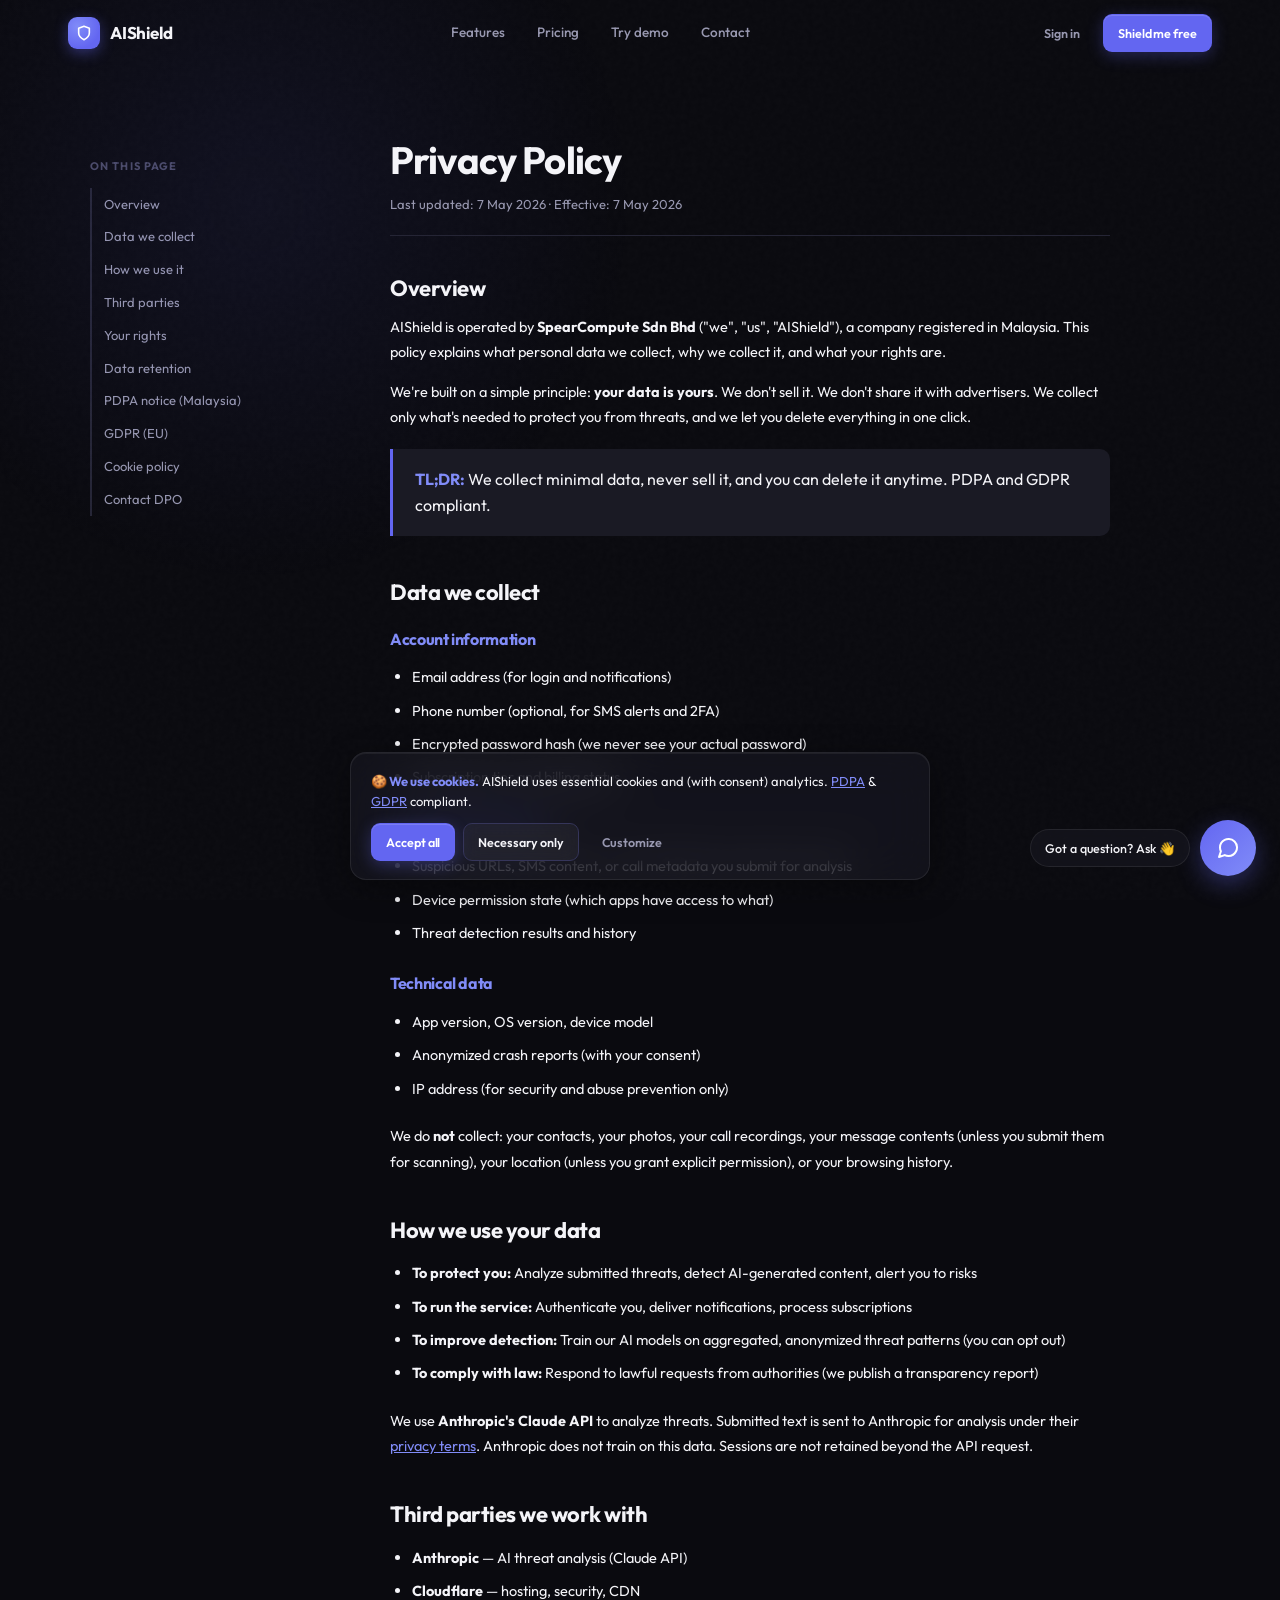
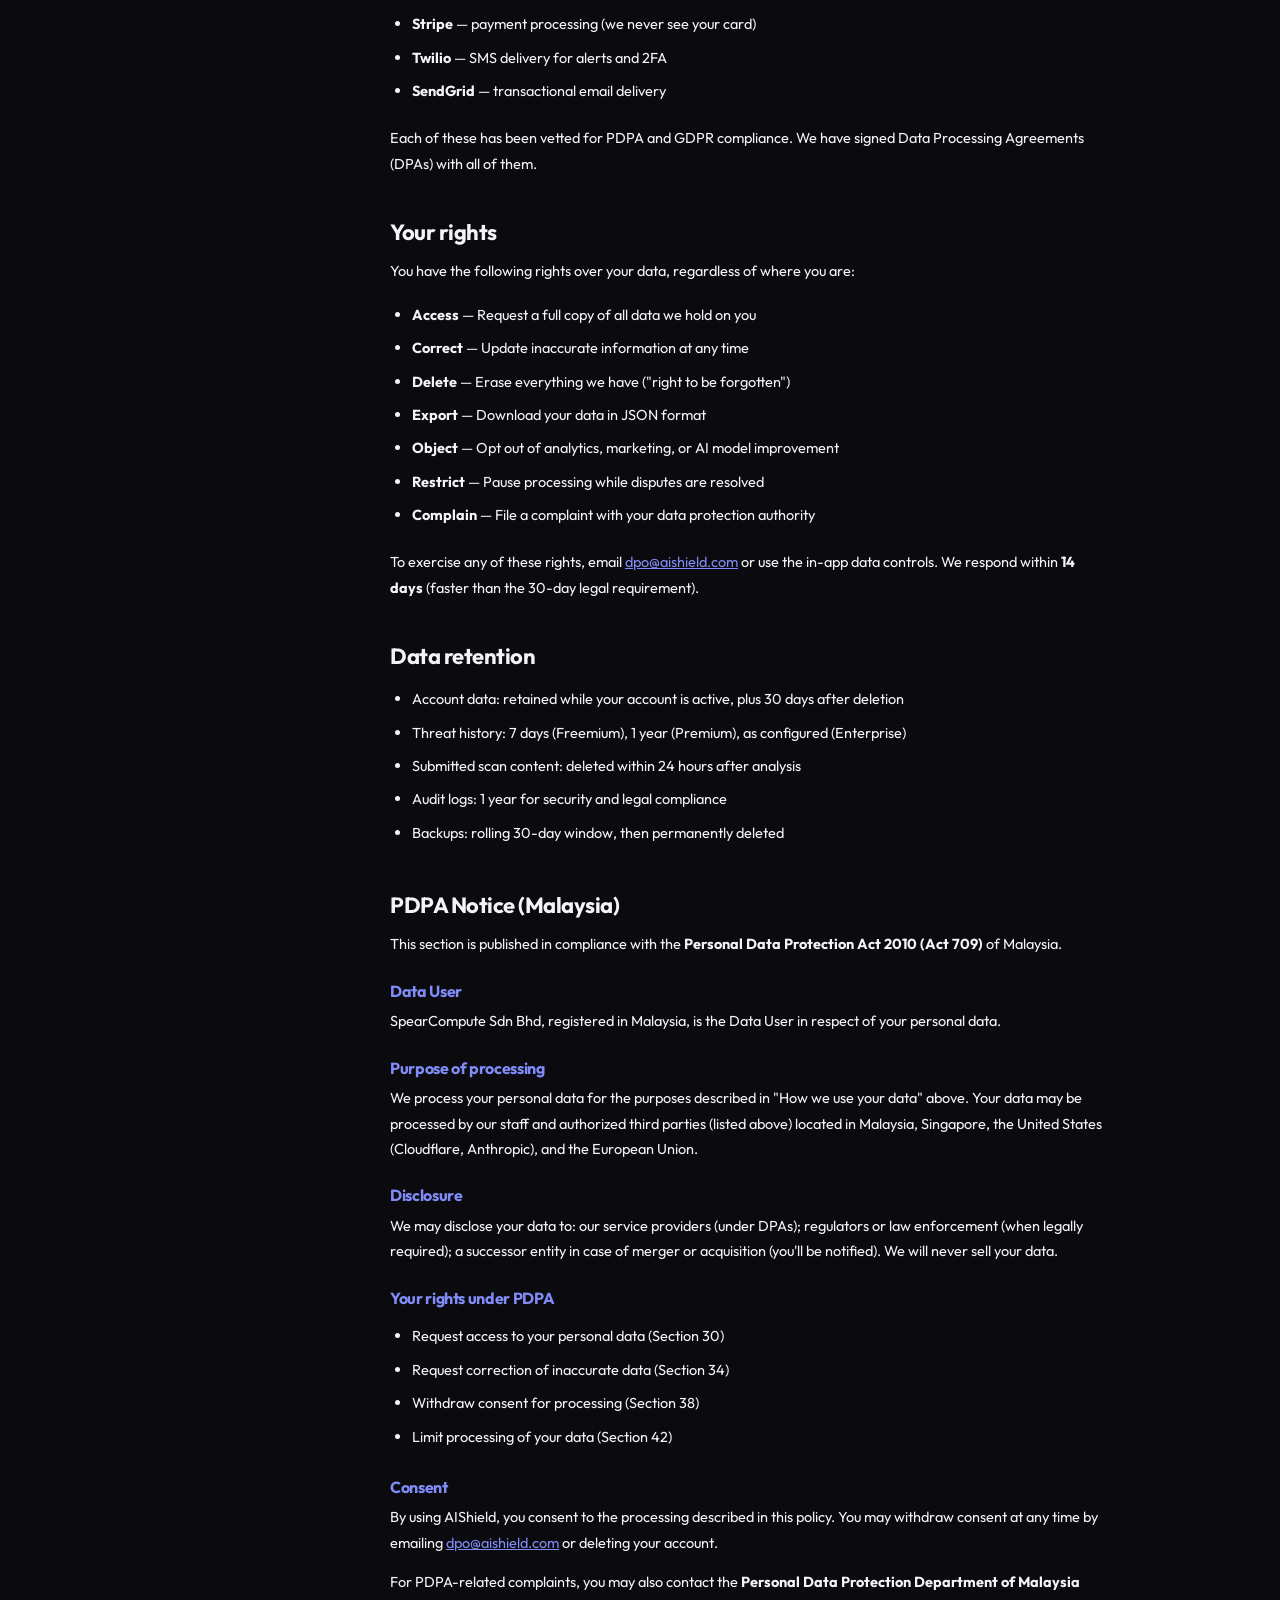
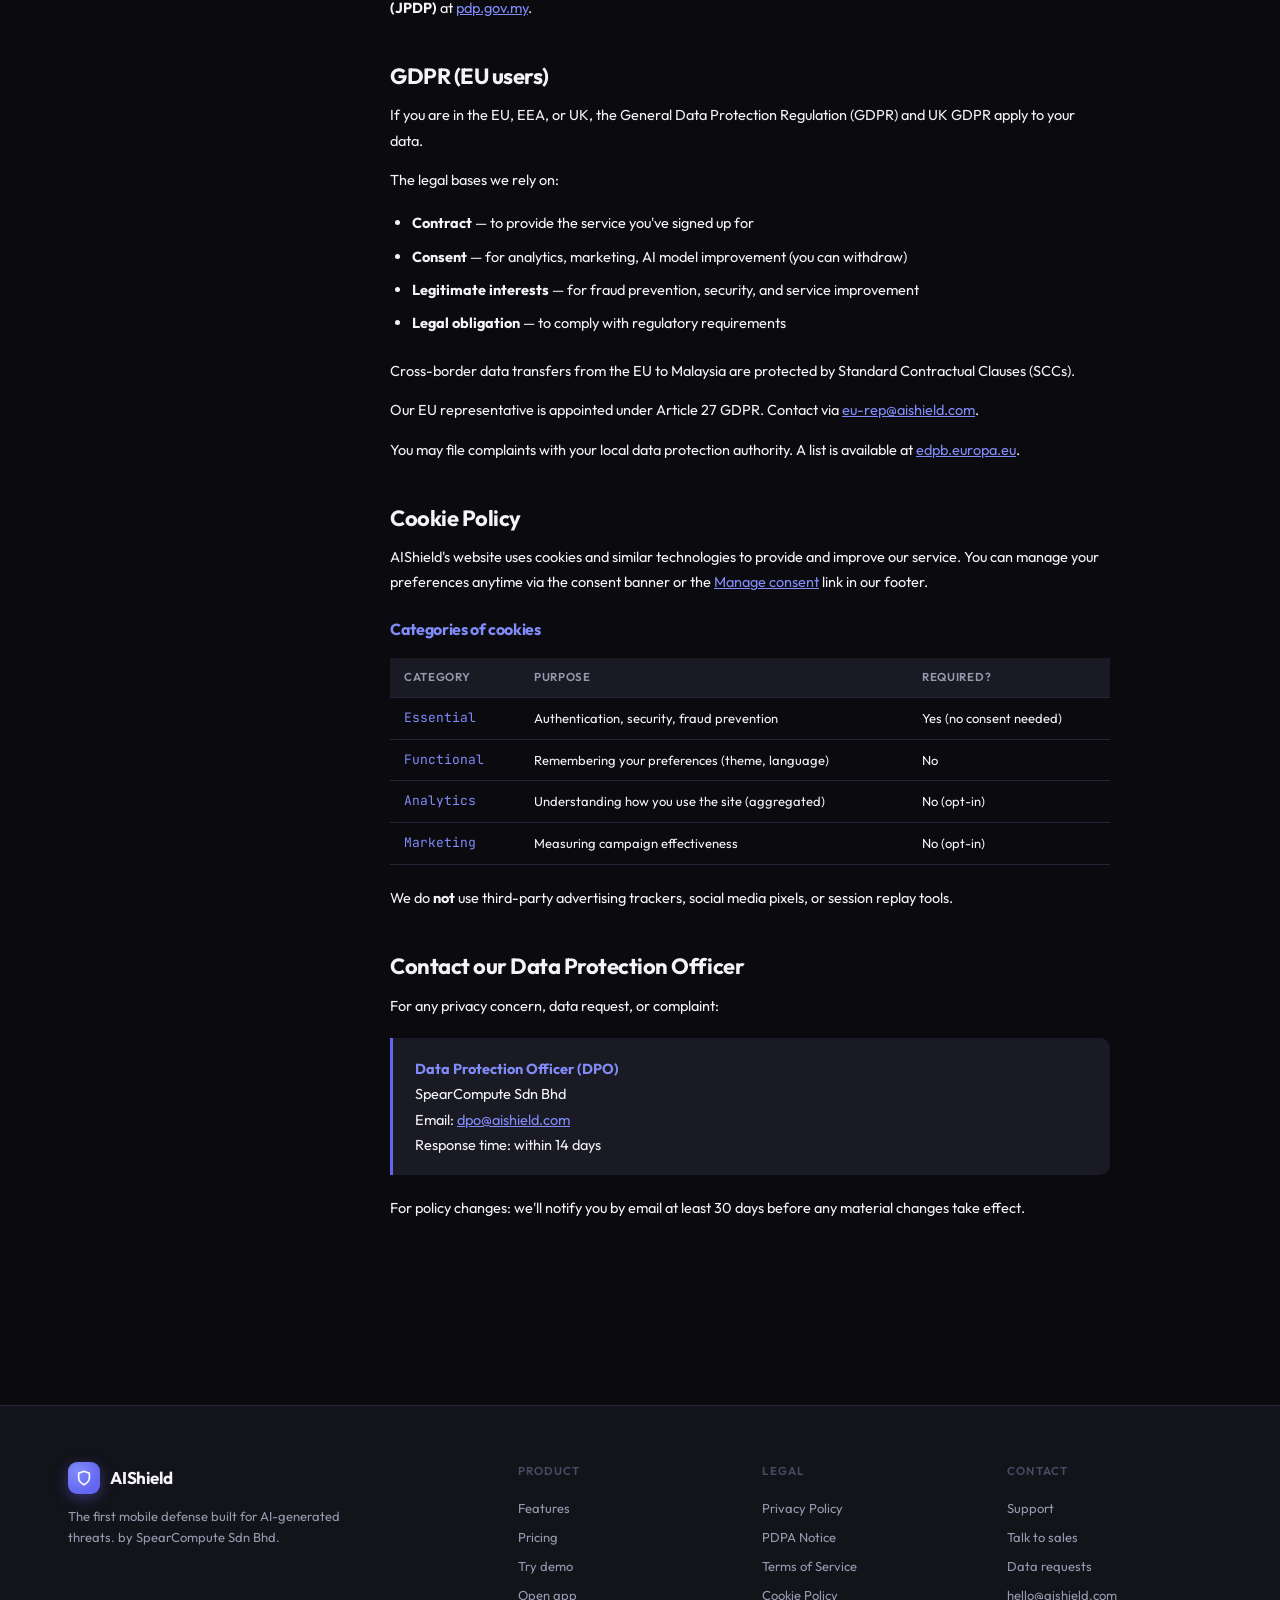
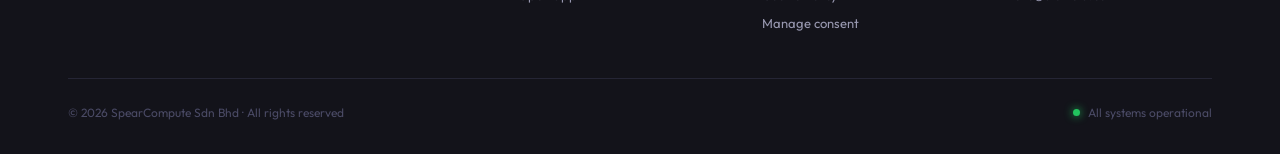
<file: privacy.html>
<!DOCTYPE html>
<html lang="en">
<head>
<meta charset="UTF-8" />
<meta name="viewport" content="width=device-width, initial-scale=1.0" />
<title>Privacy Policy — AIShield</title>
<meta name="description" content="AIShield's privacy policy, PDPA notice, and cookie policy. PDPA (Malaysia) and GDPR (EU) compliant." />
<meta name="theme-color" content="#0a0a0f" />
<link rel="preconnect" href="https://fonts.googleapis.com">
<link rel="preconnect" href="https://fonts.gstatic.com" crossorigin>
<link href="https://fonts.googleapis.com/css2?family=Outfit:wght@300;400;500;600;700;800&family=JetBrains+Mono:wght@400;500;600&display=swap" rel="stylesheet">
<link rel="stylesheet" href="assets/shared.css">
<style>
  .legal-page {
    padding: 140px 0 60px;
  }
  .legal-grid {
    display: grid;
    grid-template-columns: 240px 1fr;
    gap: 60px;
    max-width: 1100px;
    margin: 0 auto;
  }
  .legal-toc {
    position: sticky;
    top: 100px;
    height: fit-content;
    padding: 18px 0;
  }
  .legal-toc h5 {
    font-size: 11px;
    text-transform: uppercase;
    letter-spacing: 0.1em;
    color: var(--dim);
    margin-bottom: 12px;
  }
  .legal-toc a {
    display: block;
    padding: 6px 12px;
    font-size: 13px;
    color: var(--muted);
    border-left: 2px solid var(--border);
    transition: all 0.15s;
  }
  .legal-toc a:hover, .legal-toc a.active {
    color: var(--indigo-light);
    border-left-color: var(--indigo);
  }

  .legal-content { max-width: 720px; }
  .legal-content h1 {
    font-size: 38px;
    margin-bottom: 12px;
  }
  .legal-content .updated {
    font-size: 13px;
    color: var(--muted);
    margin-bottom: 40px;
    padding-bottom: 20px;
    border-bottom: 1px solid var(--border);
  }
  .legal-content section {
    padding: 0;
    margin-bottom: 44px;
    scroll-margin-top: 100px;
  }
  .legal-content h2 {
    font-size: 22px;
    margin-bottom: 14px;
    margin-top: 12px;
  }
  .legal-content h3 {
    font-size: 16px;
    margin-top: 26px;
    margin-bottom: 8px;
    color: var(--indigo-light);
  }
  .legal-content p {
    font-size: 14.5px;
    color: var(--text);
    line-height: 1.75;
    margin-bottom: 14px;
  }
  .legal-content ul {
    margin: 12px 0 18px 22px;
    color: var(--text);
  }
  .legal-content li {
    font-size: 14.5px;
    line-height: 1.75;
    padding: 4px 0;
  }
  .legal-content strong { color: var(--text); }
  .legal-content a {
    color: var(--indigo-light);
    text-decoration: underline;
  }
  .legal-content .callout {
    padding: 18px 22px;
    margin: 20px 0;
    border-left: 3px solid var(--indigo);
    background: var(--card);
    border-radius: 0 10px 10px 0;
  }
  .legal-content .callout strong { color: var(--indigo-light); }

  .cookie-table {
    width: 100%;
    border-collapse: collapse;
    margin: 20px 0;
    font-size: 13px;
  }
  .cookie-table th, .cookie-table td {
    padding: 10px 14px;
    text-align: left;
    border-bottom: 1px solid var(--border);
  }
  .cookie-table th {
    background: var(--card);
    font-size: 11.5px;
    color: var(--muted);
    text-transform: uppercase;
    letter-spacing: 0.06em;
    font-weight: 600;
  }
  .cookie-table td:first-child { font-family: var(--font-mono); color: var(--indigo-light); }

  @media (max-width: 880px) {
    .legal-grid { grid-template-columns: 1fr; gap: 30px; }
    .legal-toc { position: static; }
  }
</style>
</head>
<body>

<header class="nav">
  <div class="nav-inner">
    <a href="index.html" class="nav-logo">
      <div class="nav-logo-mark">
        <svg width="16" height="16" viewBox="0 0 24 24" fill="none" stroke="white" stroke-width="2.4" stroke-linecap="round" stroke-linejoin="round"><path d="M12 22s8-4 8-10V5l-8-3-8 3v7c0 6 8 10 8 10z"/></svg>
      </div>
      AIShield
    </a>
    <nav class="nav-links">
      <a href="index.html#features" class="nav-link">Features</a>
      <a href="pricing.html" class="nav-link">Pricing</a>
      <a href="index.html#demo" class="nav-link">Try demo</a>
      <a href="contact.html" class="nav-link">Contact</a>
    </nav>
    <div class="nav-cta">
      <a href="https://aishield-app.pages.dev" class="btn btn-ghost btn-sm">Sign in</a>
      <a href="https://aishield-app.pages.dev/?signup=1" class="btn btn-primary btn-sm">Shield me free</a>
    </div>
  </div>
</header>

<div class="legal-page">
  <div class="container">
    <div class="legal-grid">
      <aside class="legal-toc">
        <h5>On this page</h5>
        <a href="#overview">Overview</a>
        <a href="#data-collected">Data we collect</a>
        <a href="#how-used">How we use it</a>
        <a href="#third-parties">Third parties</a>
        <a href="#your-rights">Your rights</a>
        <a href="#retention">Data retention</a>
        <a href="#pdpa">PDPA notice (Malaysia)</a>
        <a href="#gdpr">GDPR (EU)</a>
        <a href="#cookies">Cookie policy</a>
        <a href="#contact">Contact DPO</a>
      </aside>

      <main class="legal-content">
        <h1>Privacy Policy</h1>
        <div class="updated">Last updated: 7 May 2026 · Effective: 7 May 2026</div>

        <section id="overview">
          <h2>Overview</h2>
          <p>AIShield is operated by <strong>SpearCompute Sdn Bhd</strong> ("we", "us", "AIShield"), a company registered in Malaysia. This policy explains what personal data we collect, why we collect it, and what your rights are.</p>
          <p>We're built on a simple principle: <strong>your data is yours</strong>. We don't sell it. We don't share it with advertisers. We collect only what's needed to protect you from threats, and we let you delete everything in one click.</p>
          <div class="callout">
            <strong>TL;DR:</strong> We collect minimal data, never sell it, and you can delete it anytime. PDPA and GDPR compliant.
          </div>
        </section>

        <section id="data-collected">
          <h2>Data we collect</h2>
          <h3>Account information</h3>
          <ul>
            <li>Email address (for login and notifications)</li>
            <li>Phone number (optional, for SMS alerts and 2FA)</li>
            <li>Encrypted password hash (we never see your actual password)</li>
            <li>Subscription tier and billing status</li>
          </ul>

          <h3>Threat detection data</h3>
          <ul>
            <li>Suspicious URLs, SMS content, or call metadata you submit for analysis</li>
            <li>Device permission state (which apps have access to what)</li>
            <li>Threat detection results and history</li>
          </ul>

          <h3>Technical data</h3>
          <ul>
            <li>App version, OS version, device model</li>
            <li>Anonymized crash reports (with your consent)</li>
            <li>IP address (for security and abuse prevention only)</li>
          </ul>

          <p>We do <strong>not</strong> collect: your contacts, your photos, your call recordings, your message contents (unless you submit them for scanning), your location (unless you grant explicit permission), or your browsing history.</p>
        </section>

        <section id="how-used">
          <h2>How we use your data</h2>
          <ul>
            <li><strong>To protect you:</strong> Analyze submitted threats, detect AI-generated content, alert you to risks</li>
            <li><strong>To run the service:</strong> Authenticate you, deliver notifications, process subscriptions</li>
            <li><strong>To improve detection:</strong> Train our AI models on aggregated, anonymized threat patterns (you can opt out)</li>
            <li><strong>To comply with law:</strong> Respond to lawful requests from authorities (we publish a transparency report)</li>
          </ul>
          <p>We use <strong>Anthropic's Claude API</strong> to analyze threats. Submitted text is sent to Anthropic for analysis under their <a href="https://www.anthropic.com/legal/privacy" target="_blank">privacy terms</a>. Anthropic does not train on this data. Sessions are not retained beyond the API request.</p>
        </section>

        <section id="third-parties">
          <h2>Third parties we work with</h2>
          <ul>
            <li><strong>Anthropic</strong> — AI threat analysis (Claude API)</li>
            <li><strong>Cloudflare</strong> — hosting, security, CDN</li>
            <li><strong>Stripe</strong> — payment processing (we never see your card)</li>
            <li><strong>Twilio</strong> — SMS delivery for alerts and 2FA</li>
            <li><strong>SendGrid</strong> — transactional email delivery</li>
          </ul>
          <p>Each of these has been vetted for PDPA and GDPR compliance. We have signed Data Processing Agreements (DPAs) with all of them.</p>
        </section>

        <section id="your-rights">
          <h2>Your rights</h2>
          <p>You have the following rights over your data, regardless of where you are:</p>
          <ul>
            <li><strong>Access</strong> — Request a full copy of all data we hold on you</li>
            <li><strong>Correct</strong> — Update inaccurate information at any time</li>
            <li><strong>Delete</strong> — Erase everything we have ("right to be forgotten")</li>
            <li><strong>Export</strong> — Download your data in JSON format</li>
            <li><strong>Object</strong> — Opt out of analytics, marketing, or AI model improvement</li>
            <li><strong>Restrict</strong> — Pause processing while disputes are resolved</li>
            <li><strong>Complain</strong> — File a complaint with your data protection authority</li>
          </ul>
          <p>To exercise any of these rights, email <a href="mailto:dpo@aishield.com">dpo@aishield.com</a> or use the in-app data controls. We respond within <strong>14 days</strong> (faster than the 30-day legal requirement).</p>
        </section>

        <section id="retention">
          <h2>Data retention</h2>
          <ul>
            <li>Account data: retained while your account is active, plus 30 days after deletion</li>
            <li>Threat history: 7 days (Freemium), 1 year (Premium), as configured (Enterprise)</li>
            <li>Submitted scan content: deleted within 24 hours after analysis</li>
            <li>Audit logs: 1 year for security and legal compliance</li>
            <li>Backups: rolling 30-day window, then permanently deleted</li>
          </ul>
        </section>

        <section id="pdpa">
          <h2>PDPA Notice (Malaysia)</h2>
          <p>This section is published in compliance with the <strong>Personal Data Protection Act 2010 (Act 709)</strong> of Malaysia.</p>

          <h3>Data User</h3>
          <p>SpearCompute Sdn Bhd, registered in Malaysia, is the Data User in respect of your personal data.</p>

          <h3>Purpose of processing</h3>
          <p>We process your personal data for the purposes described in "How we use your data" above. Your data may be processed by our staff and authorized third parties (listed above) located in Malaysia, Singapore, the United States (Cloudflare, Anthropic), and the European Union.</p>

          <h3>Disclosure</h3>
          <p>We may disclose your data to: our service providers (under DPAs); regulators or law enforcement (when legally required); a successor entity in case of merger or acquisition (you'll be notified). We will never sell your data.</p>

          <h3>Your rights under PDPA</h3>
          <ul>
            <li>Request access to your personal data (Section 30)</li>
            <li>Request correction of inaccurate data (Section 34)</li>
            <li>Withdraw consent for processing (Section 38)</li>
            <li>Limit processing of your data (Section 42)</li>
          </ul>

          <h3>Consent</h3>
          <p>By using AIShield, you consent to the processing described in this policy. You may withdraw consent at any time by emailing <a href="mailto:dpo@aishield.com">dpo@aishield.com</a> or deleting your account.</p>

          <p>For PDPA-related complaints, you may also contact the <strong>Personal Data Protection Department of Malaysia (JPDP)</strong> at <a href="https://www.pdp.gov.my" target="_blank">pdp.gov.my</a>.</p>
        </section>

        <section id="gdpr">
          <h2>GDPR (EU users)</h2>
          <p>If you are in the EU, EEA, or UK, the General Data Protection Regulation (GDPR) and UK GDPR apply to your data.</p>
          <p>The legal bases we rely on:</p>
          <ul>
            <li><strong>Contract</strong> — to provide the service you've signed up for</li>
            <li><strong>Consent</strong> — for analytics, marketing, AI model improvement (you can withdraw)</li>
            <li><strong>Legitimate interests</strong> — for fraud prevention, security, and service improvement</li>
            <li><strong>Legal obligation</strong> — to comply with regulatory requirements</li>
          </ul>
          <p>Cross-border data transfers from the EU to Malaysia are protected by Standard Contractual Clauses (SCCs).</p>
          <p>Our EU representative is appointed under Article 27 GDPR. Contact via <a href="mailto:eu-rep@aishield.com">eu-rep@aishield.com</a>.</p>
          <p>You may file complaints with your local data protection authority. A list is available at <a href="https://edpb.europa.eu/about-edpb/about-edpb/members_en" target="_blank">edpb.europa.eu</a>.</p>
        </section>

        <section id="cookies">
          <h2>Cookie Policy</h2>
          <p>AIShield's website uses cookies and similar technologies to provide and improve our service. You can manage your preferences anytime via the consent banner or the <a href="#" data-reopen-consent>Manage consent</a> link in our footer.</p>

          <h3>Categories of cookies</h3>
          <table class="cookie-table">
            <thead>
              <tr>
                <th>Category</th>
                <th>Purpose</th>
                <th>Required?</th>
              </tr>
            </thead>
            <tbody>
              <tr>
                <td>Essential</td>
                <td>Authentication, security, fraud prevention</td>
                <td>Yes (no consent needed)</td>
              </tr>
              <tr>
                <td>Functional</td>
                <td>Remembering your preferences (theme, language)</td>
                <td>No</td>
              </tr>
              <tr>
                <td>Analytics</td>
                <td>Understanding how you use the site (aggregated)</td>
                <td>No (opt-in)</td>
              </tr>
              <tr>
                <td>Marketing</td>
                <td>Measuring campaign effectiveness</td>
                <td>No (opt-in)</td>
              </tr>
            </tbody>
          </table>

          <p>We do <strong>not</strong> use third-party advertising trackers, social media pixels, or session replay tools.</p>
        </section>

        <section id="contact">
          <h2>Contact our Data Protection Officer</h2>
          <p>For any privacy concern, data request, or complaint:</p>
          <div class="callout">
            <p style="margin: 0"><strong>Data Protection Officer (DPO)</strong><br>
            SpearCompute Sdn Bhd<br>
            Email: <a href="mailto:dpo@aishield.com">dpo@aishield.com</a><br>
            Response time: within 14 days</p>
          </div>
          <p>For policy changes: we'll notify you by email at least 30 days before any material changes take effect.</p>
        </section>
      </main>
    </div>
  </div>
</div>

<!-- ═══ FOOTER ═══════════════════════════════════════════════════════════ -->
<footer class="site-footer">
  <div class="container">
    <div class="footer-grid">
      <div class="footer-brand">
        <a href="index.html" class="nav-logo" style="display:inline-flex">
          <div class="nav-logo-mark">
            <svg width="16" height="16" viewBox="0 0 24 24" fill="none" stroke="white" stroke-width="2.4" stroke-linecap="round" stroke-linejoin="round"><path d="M12 22s8-4 8-10V5l-8-3-8 3v7c0 6 8 10 8 10z"/></svg>
          </div>
          AIShield
        </a>
        <p>The first mobile defense built for AI-generated threats. by SpearCompute Sdn Bhd.</p>
      </div>
      <div class="footer-col">
        <h5>Product</h5>
        <a href="index.html#features">Features</a>
        <a href="pricing.html">Pricing</a>
        <a href="index.html#demo">Try demo</a>
        <a href="https://aishield-app.pages.dev">Open app</a>
      </div>
      <div class="footer-col">
        <h5>Legal</h5>
        <a href="privacy.html">Privacy Policy</a>
        <a href="privacy.html#pdpa">PDPA Notice</a>
        <a href="terms.html">Terms of Service</a>
        <a href="privacy.html#cookies">Cookie Policy</a>
        <a href="#" data-reopen-consent>Manage consent</a>
      </div>
      <div class="footer-col">
        <h5>Contact</h5>
        <a href="contact.html">Support</a>
        <a href="contact.html?type=sales">Talk to sales</a>
        <a href="mailto:dpo@aishield.com">Data requests</a>
        <a href="mailto:hello@aishield.com">hello@aishield.com</a>
      </div>
    </div>
    <div class="footer-bottom">
      <div>© 2026 SpearCompute Sdn Bhd · All rights reserved</div>
      <div class="footer-status">
        <span class="live-dot"></span>
        <span>All systems operational</span>
      </div>
    </div>
  </div>
</footer>

<div class="cookie-banner glass" id="cookie-banner">
  <p><strong style="color:var(--indigo-light)">🍪 We use cookies.</strong> AIShield uses essential cookies and (with consent) analytics. <a href="privacy.html" style="color:var(--indigo-light);text-decoration:underline">PDPA</a> & <a href="privacy.html" style="color:var(--indigo-light);text-decoration:underline">GDPR</a> compliant.</p>
  <div class="cookie-actions">
    <button class="btn btn-primary btn-sm" data-consent="all">Accept all</button>
    <button class="btn btn-secondary btn-sm" data-consent="necessary">Necessary only</button>
    <a href="privacy.html#cookies" class="btn btn-ghost btn-sm">Customize</a>
  </div>
</div>

<div class="chat-fab">
  <span class="chat-fab-label">Got a question? Ask 👋</span>
  <button class="chat-fab-button" id="chat-fab" aria-label="Open chat">
    <svg width="24" height="24" viewBox="0 0 24 24" fill="none" stroke="white" stroke-width="2" stroke-linecap="round" stroke-linejoin="round"><path d="M21 11.5a8.38 8.38 0 0 1-.9 3.8 8.5 8.5 0 0 1-7.6 4.7 8.38 8.38 0 0 1-3.8-.9L3 21l1.9-5.7a8.38 8.38 0 0 1-.9-3.8 8.5 8.5 0 0 1 4.7-7.6 8.38 8.38 0 0 1 3.8-.9h.5a8.48 8.48 0 0 1 8 8v.5z"/></svg>
  </button>
</div>
<div class="chat-panel glass" id="chat-panel">
  <div class="chat-header">
    <div><h4>AIShield Assistant</h4><span class="muted"><span class="live-dot"></span> Powered by Claude</span></div>
    <button class="chat-close" id="chat-close" aria-label="Close chat">
      <svg width="18" height="18" viewBox="0 0 24 24" fill="none" stroke="currentColor" stroke-width="2.2" stroke-linecap="round" stroke-linejoin="round"><line x1="18" y1="6" x2="6" y2="18"/><line x1="6" y1="6" x2="18" y2="18"/></svg>
    </button>
  </div>
  <div class="chat-messages" id="chat-messages">
    <div class="chat-msg bot">Hi 👋 Questions about how we handle your data? I'm happy to walk you through our privacy practices.</div>
  </div>
  <div class="chat-input-wrap">
    <input id="chat-input" placeholder="Type your question..." />
    <button class="btn btn-primary btn-sm" id="chat-send">Send</button>
  </div>
</div>

<div class="mobile-cta">
  <a href="https://aishield-app.pages.dev/?signup=1" class="btn btn-primary">Try AIShield Free →</a>
</div>

<script src="assets/shared.js"></script>
<script>
  // TOC active state
  const tocLinks = document.querySelectorAll('.legal-toc a');
  const sections = document.querySelectorAll('.legal-content section');
  const setActive = () => {
    let current = '';
    sections.forEach(s => {
      const top = s.getBoundingClientRect().top;
      if (top < 120) current = s.id;
    });
    tocLinks.forEach(l => l.classList.toggle('active', l.getAttribute('href') === '#' + current));
  };
  window.addEventListener('scroll', setActive, { passive: true });
  setActive();
</script>

</body>
</html>
</file>
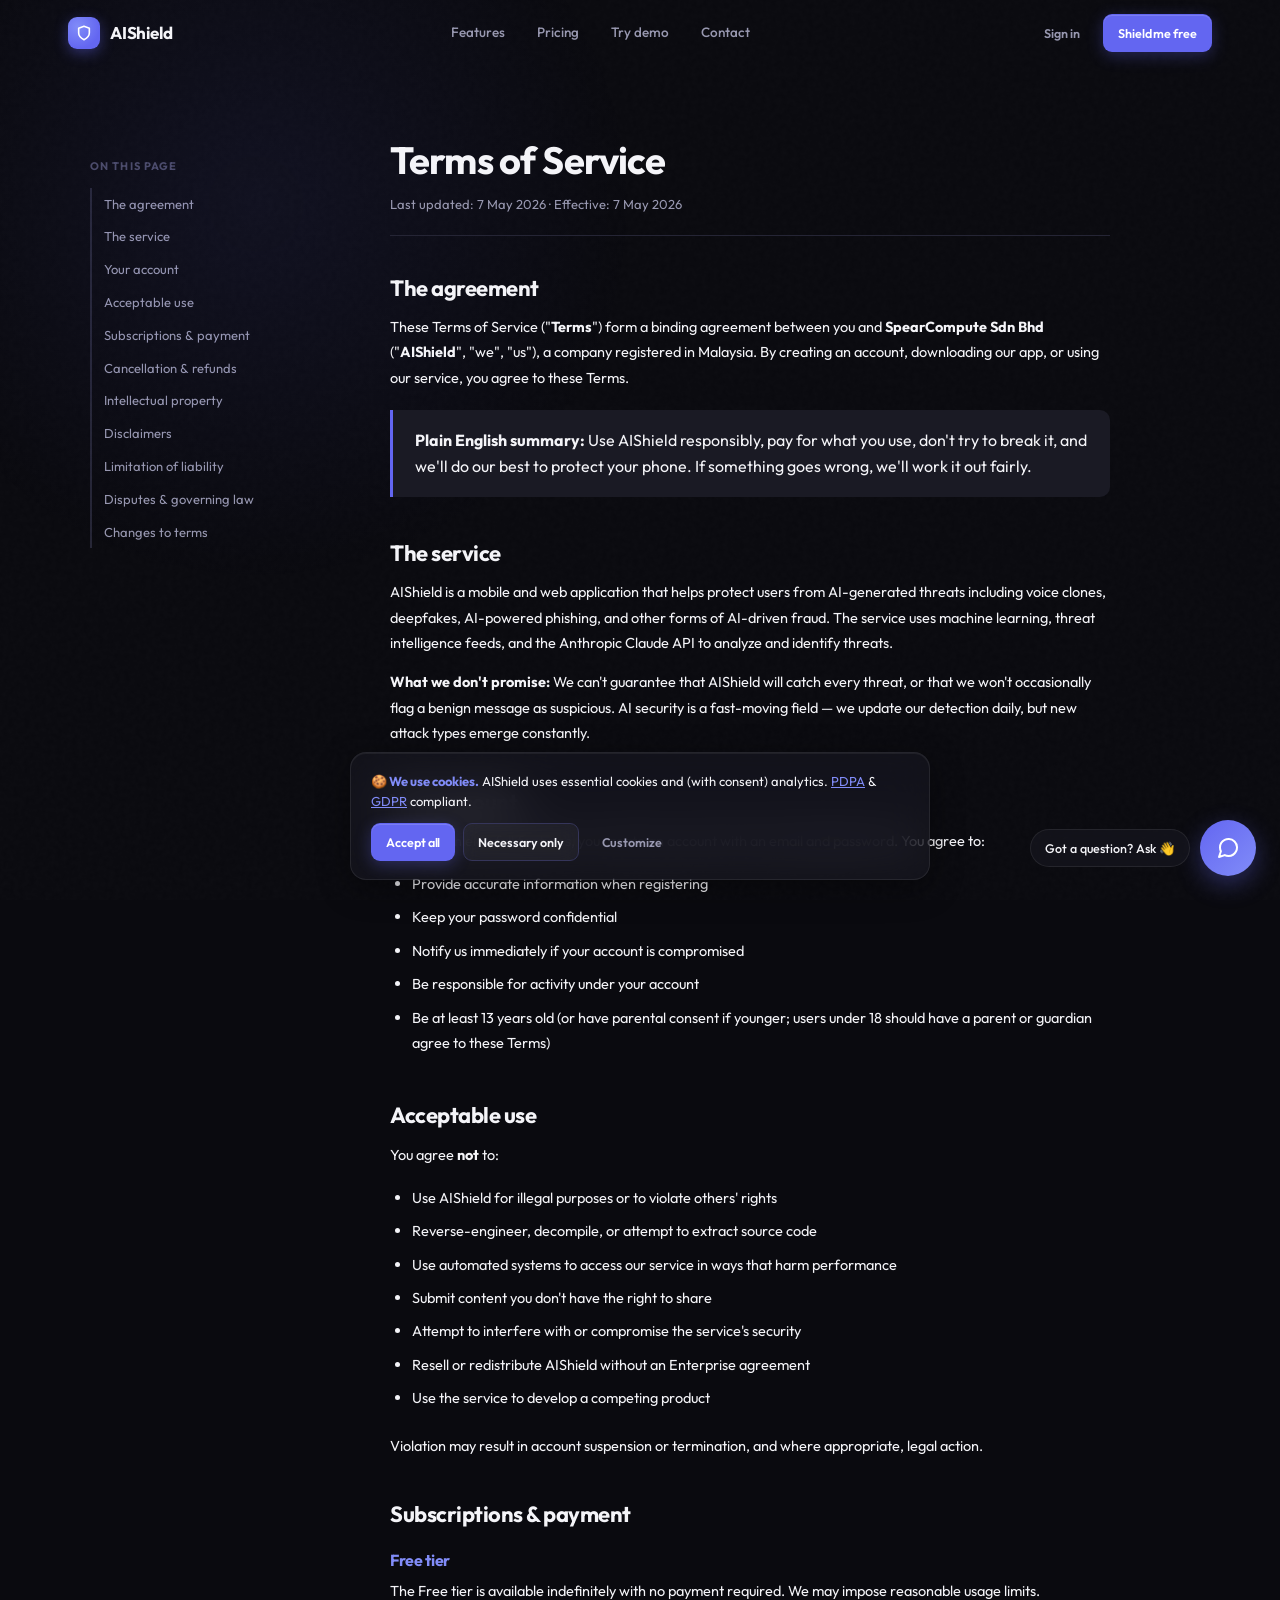
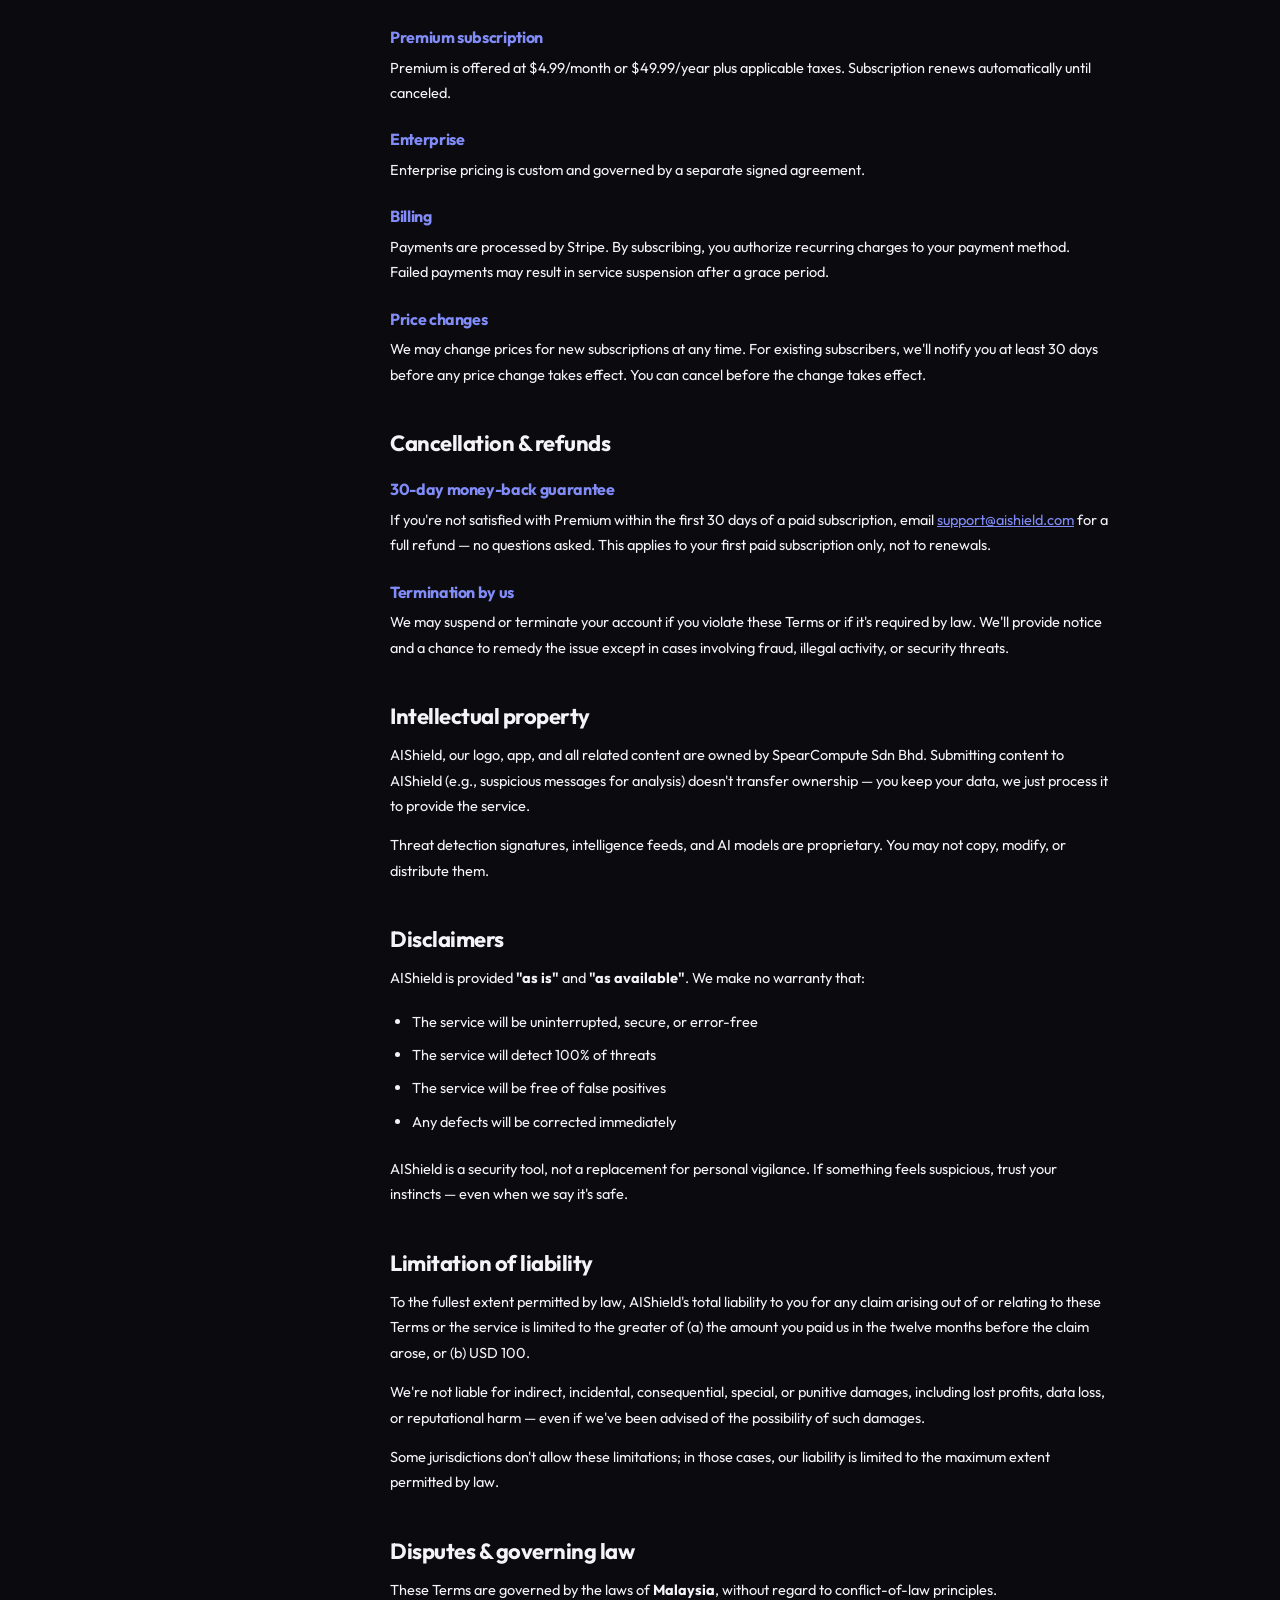
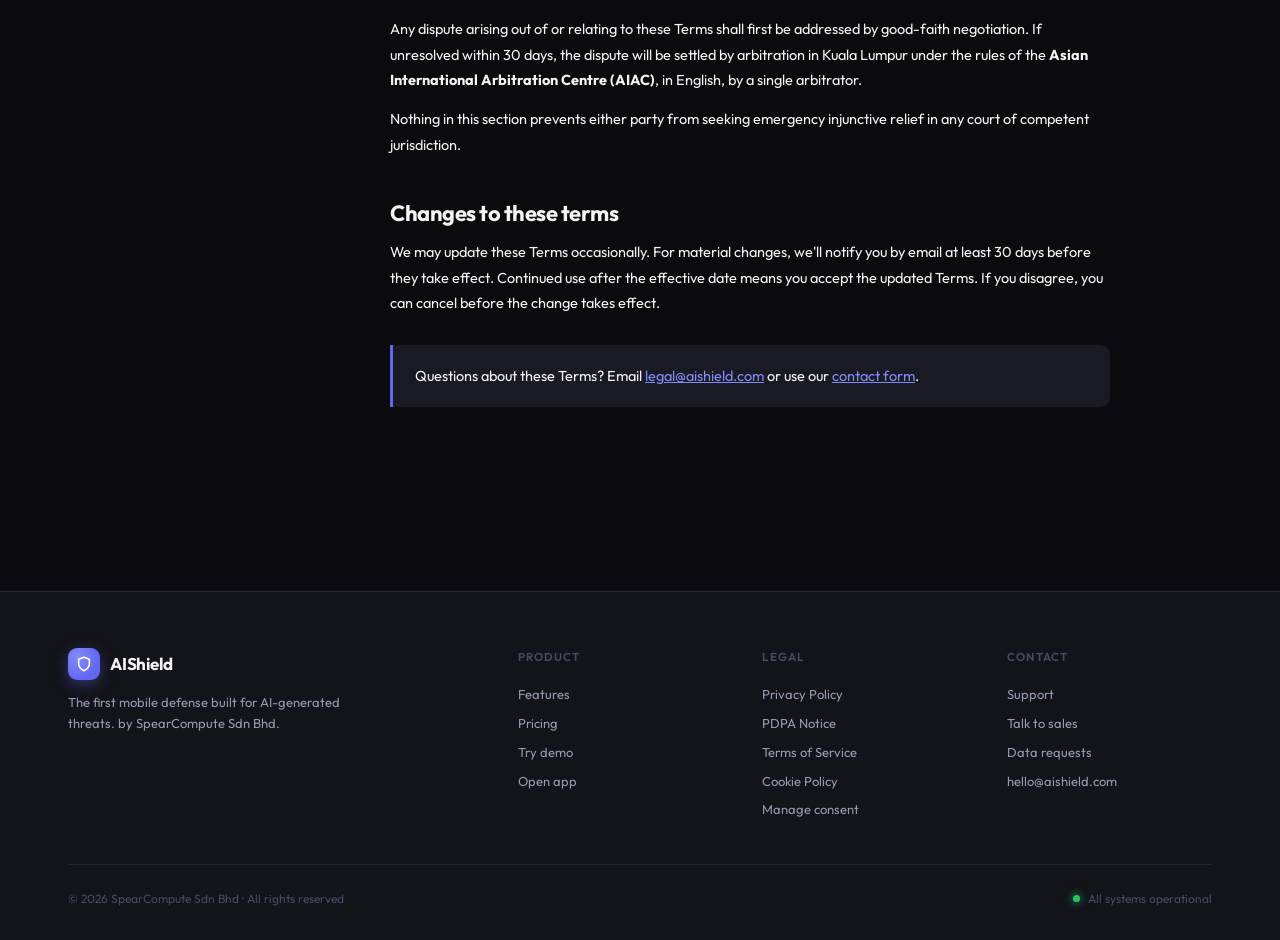
<file: terms.html>
<!DOCTYPE html>
<html lang="en">
<head>
<meta charset="UTF-8" />
<meta name="viewport" content="width=device-width, initial-scale=1.0" />
<title>Terms of Service — AIShield</title>
<meta name="description" content="AIShield Terms of Service. Plain language, fair, governed by Malaysian law." />
<meta name="theme-color" content="#0a0a0f" />
<link rel="preconnect" href="https://fonts.googleapis.com">
<link rel="preconnect" href="https://fonts.gstatic.com" crossorigin>
<link href="https://fonts.googleapis.com/css2?family=Outfit:wght@300;400;500;600;700;800&family=JetBrains+Mono:wght@400;500;600&display=swap" rel="stylesheet">
<link rel="stylesheet" href="assets/shared.css">
<style>
  .legal-page { padding: 140px 0 60px; }
  .legal-grid {
    display: grid;
    grid-template-columns: 240px 1fr;
    gap: 60px;
    max-width: 1100px;
    margin: 0 auto;
  }
  .legal-toc {
    position: sticky;
    top: 100px;
    height: fit-content;
    padding: 18px 0;
  }
  .legal-toc h5 {
    font-size: 11px;
    text-transform: uppercase;
    letter-spacing: 0.1em;
    color: var(--dim);
    margin-bottom: 12px;
  }
  .legal-toc a {
    display: block;
    padding: 6px 12px;
    font-size: 13px;
    color: var(--muted);
    border-left: 2px solid var(--border);
    transition: all 0.15s;
  }
  .legal-toc a:hover, .legal-toc a.active { color: var(--indigo-light); border-left-color: var(--indigo); }

  .legal-content { max-width: 720px; }
  .legal-content h1 { font-size: 38px; margin-bottom: 12px; }
  .legal-content .updated {
    font-size: 13px; color: var(--muted);
    margin-bottom: 40px; padding-bottom: 20px;
    border-bottom: 1px solid var(--border);
  }
  .legal-content section {
    padding: 0; margin-bottom: 44px; scroll-margin-top: 100px;
  }
  .legal-content h2 { font-size: 22px; margin: 12px 0 14px; }
  .legal-content h3 {
    font-size: 16px; margin: 26px 0 8px;
    color: var(--indigo-light);
  }
  .legal-content p {
    font-size: 14.5px; color: var(--text);
    line-height: 1.75; margin-bottom: 14px;
  }
  .legal-content ul {
    margin: 12px 0 18px 22px;
    color: var(--text);
  }
  .legal-content li {
    font-size: 14.5px; line-height: 1.75; padding: 4px 0;
  }
  .legal-content strong { color: var(--text); }
  .legal-content a { color: var(--indigo-light); text-decoration: underline; }
  .legal-content .callout {
    padding: 18px 22px; margin: 20px 0;
    border-left: 3px solid var(--indigo);
    background: var(--card);
    border-radius: 0 10px 10px 0;
  }

  @media (max-width: 880px) {
    .legal-grid { grid-template-columns: 1fr; gap: 30px; }
    .legal-toc { position: static; }
  }
</style>
</head>
<body>

<header class="nav">
  <div class="nav-inner">
    <a href="index.html" class="nav-logo">
      <div class="nav-logo-mark">
        <svg width="16" height="16" viewBox="0 0 24 24" fill="none" stroke="white" stroke-width="2.4" stroke-linecap="round" stroke-linejoin="round"><path d="M12 22s8-4 8-10V5l-8-3-8 3v7c0 6 8 10 8 10z"/></svg>
      </div>
      AIShield
    </a>
    <nav class="nav-links">
      <a href="index.html#features" class="nav-link">Features</a>
      <a href="pricing.html" class="nav-link">Pricing</a>
      <a href="index.html#demo" class="nav-link">Try demo</a>
      <a href="contact.html" class="nav-link">Contact</a>
    </nav>
    <div class="nav-cta">
      <a href="https://aishield-app.pages.dev" class="btn btn-ghost btn-sm">Sign in</a>
      <a href="https://aishield-app.pages.dev/?signup=1" class="btn btn-primary btn-sm">Shield me free</a>
    </div>
  </div>
</header>

<div class="legal-page">
  <div class="container">
    <div class="legal-grid">
      <aside class="legal-toc">
        <h5>On this page</h5>
        <a href="#agreement">The agreement</a>
        <a href="#service">The service</a>
        <a href="#account">Your account</a>
        <a href="#acceptable-use">Acceptable use</a>
        <a href="#subscriptions">Subscriptions & payment</a>
        <a href="#cancellation">Cancellation & refunds</a>
        <a href="#ip">Intellectual property</a>
        <a href="#disclaimers">Disclaimers</a>
        <a href="#liability">Limitation of liability</a>
        <a href="#disputes">Disputes & governing law</a>
        <a href="#changes">Changes to terms</a>
      </aside>

      <main class="legal-content">
        <h1>Terms of Service</h1>
        <div class="updated">Last updated: 7 May 2026 · Effective: 7 May 2026</div>

        <section id="agreement">
          <h2>The agreement</h2>
          <p>These Terms of Service ("<strong>Terms</strong>") form a binding agreement between you and <strong>SpearCompute Sdn Bhd</strong> ("<strong>AIShield</strong>", "we", "us"), a company registered in Malaysia. By creating an account, downloading our app, or using our service, you agree to these Terms.</p>
          <div class="callout">
            <strong>Plain English summary:</strong> Use AIShield responsibly, pay for what you use, don't try to break it, and we'll do our best to protect your phone. If something goes wrong, we'll work it out fairly.
          </div>
        </section>

        <section id="service">
          <h2>The service</h2>
          <p>AIShield is a mobile and web application that helps protect users from AI-generated threats including voice clones, deepfakes, AI-powered phishing, and other forms of AI-driven fraud. The service uses machine learning, threat intelligence feeds, and the Anthropic Claude API to analyze and identify threats.</p>
          <p><strong>What we don't promise:</strong> We can't guarantee that AIShield will catch every threat, or that we won't occasionally flag a benign message as suspicious. AI security is a fast-moving field — we update our detection daily, but new attack types emerge constantly.</p>
        </section>

        <section id="account">
          <h2>Your account</h2>
          <p>To use AIShield's full features, you create an account with an email and password. You agree to:</p>
          <ul>
            <li>Provide accurate information when registering</li>
            <li>Keep your password confidential</li>
            <li>Notify us immediately if your account is compromised</li>
            <li>Be responsible for activity under your account</li>
            <li>Be at least 13 years old (or have parental consent if younger; users under 18 should have a parent or guardian agree to these Terms)</li>
          </ul>
        </section>

        <section id="acceptable-use">
          <h2>Acceptable use</h2>
          <p>You agree <strong>not</strong> to:</p>
          <ul>
            <li>Use AIShield for illegal purposes or to violate others' rights</li>
            <li>Reverse-engineer, decompile, or attempt to extract source code</li>
            <li>Use automated systems to access our service in ways that harm performance</li>
            <li>Submit content you don't have the right to share</li>
            <li>Attempt to interfere with or compromise the service's security</li>
            <li>Resell or redistribute AIShield without an Enterprise agreement</li>
            <li>Use the service to develop a competing product</li>
          </ul>
          <p>Violation may result in account suspension or termination, and where appropriate, legal action.</p>
        </section>

        <section id="subscriptions">
          <h2>Subscriptions & payment</h2>
          <h3>Free tier</h3>
          <p>The Free tier is available indefinitely with no payment required. We may impose reasonable usage limits.</p>

          <h3>Premium subscription</h3>
          <p>Premium is offered at $4.99/month or $49.99/year plus applicable taxes. Subscription renews automatically until canceled.</p>

          <h3>Enterprise</h3>
          <p>Enterprise pricing is custom and governed by a separate signed agreement.</p>

          <h3>Billing</h3>
          <p>Payments are processed by Stripe. By subscribing, you authorize recurring charges to your payment method. Failed payments may result in service suspension after a grace period.</p>

          <h3>Price changes</h3>
          <p>We may change prices for new subscriptions at any time. For existing subscribers, we'll notify you at least 30 days before any price change takes effect. You can cancel before the change takes effect.</p>
        </section>

        <section id="cancellation">
          <h2>Cancellation & refunds</h2>
          

          <h3>30-day money-back guarantee</h3>
          <p>If you're not satisfied with Premium within the first 30 days of a paid subscription, email <a href="mailto:support@aishield.com">support@aishield.com</a> for a full refund — no questions asked. This applies to your first paid subscription only, not to renewals.</p>

          <h3>Termination by us</h3>
          <p>We may suspend or terminate your account if you violate these Terms or if it's required by law. We'll provide notice and a chance to remedy the issue except in cases involving fraud, illegal activity, or security threats.</p>
        </section>

        <section id="ip">
          <h2>Intellectual property</h2>
          <p>AIShield, our logo, app, and all related content are owned by SpearCompute Sdn Bhd. Submitting content to AIShield (e.g., suspicious messages for analysis) doesn't transfer ownership — you keep your data, we just process it to provide the service.</p>
          <p>Threat detection signatures, intelligence feeds, and AI models are proprietary. You may not copy, modify, or distribute them.</p>
        </section>

        <section id="disclaimers">
          <h2>Disclaimers</h2>
          <p>AIShield is provided <strong>"as is"</strong> and <strong>"as available"</strong>. We make no warranty that:</p>
          <ul>
            <li>The service will be uninterrupted, secure, or error-free</li>
            <li>The service will detect 100% of threats</li>
            <li>The service will be free of false positives</li>
            <li>Any defects will be corrected immediately</li>
          </ul>
          <p>AIShield is a security tool, not a replacement for personal vigilance. If something feels suspicious, trust your instincts — even when we say it's safe.</p>
        </section>

        <section id="liability">
          <h2>Limitation of liability</h2>
          <p>To the fullest extent permitted by law, AIShield's total liability to you for any claim arising out of or relating to these Terms or the service is limited to the greater of (a) the amount you paid us in the twelve months before the claim arose, or (b) USD 100.</p>
          <p>We're not liable for indirect, incidental, consequential, special, or punitive damages, including lost profits, data loss, or reputational harm — even if we've been advised of the possibility of such damages.</p>
          <p>Some jurisdictions don't allow these limitations; in those cases, our liability is limited to the maximum extent permitted by law.</p>
        </section>

        <section id="disputes">
          <h2>Disputes & governing law</h2>
          <p>These Terms are governed by the laws of <strong>Malaysia</strong>, without regard to conflict-of-law principles.</p>
          <p>Any dispute arising out of or relating to these Terms shall first be addressed by good-faith negotiation. If unresolved within 30 days, the dispute will be settled by arbitration in Kuala Lumpur under the rules of the <strong>Asian International Arbitration Centre (AIAC)</strong>, in English, by a single arbitrator.</p>
          <p>Nothing in this section prevents either party from seeking emergency injunctive relief in any court of competent jurisdiction.</p>
        </section>

        <section id="changes">
          <h2>Changes to these terms</h2>
          <p>We may update these Terms occasionally. For material changes, we'll notify you by email at least 30 days before they take effect. Continued use after the effective date means you accept the updated Terms. If you disagree, you can cancel before the change takes effect.</p>

          <div class="callout" style="margin-top:30px">
            <p style="margin: 0">Questions about these Terms? Email <a href="mailto:legal@aishield.com">legal@aishield.com</a> or use our <a href="contact.html">contact form</a>.</p>
          </div>
        </section>
      </main>
    </div>
  </div>
</div>

<footer class="site-footer">
  <div class="container">
    <div class="footer-grid">
      <div class="footer-brand">
        <a href="index.html" class="nav-logo" style="display:inline-flex">
          <div class="nav-logo-mark">
            <svg width="16" height="16" viewBox="0 0 24 24" fill="none" stroke="white" stroke-width="2.4" stroke-linecap="round" stroke-linejoin="round"><path d="M12 22s8-4 8-10V5l-8-3-8 3v7c0 6 8 10 8 10z"/></svg>
          </div>
          AIShield
        </a>
        <p>The first mobile defense built for AI-generated threats. by SpearCompute Sdn Bhd.</p>
      </div>
      <div class="footer-col">
        <h5>Product</h5>
        <a href="index.html#features">Features</a>
        <a href="pricing.html">Pricing</a>
        <a href="index.html#demo">Try demo</a>
        <a href="https://aishield-app.pages.dev">Open app</a>
      </div>
      <div class="footer-col">
        <h5>Legal</h5>
        <a href="privacy.html">Privacy Policy</a>
        <a href="privacy.html#pdpa">PDPA Notice</a>
        <a href="terms.html">Terms of Service</a>
        <a href="privacy.html#cookies">Cookie Policy</a>
        <a href="#" data-reopen-consent>Manage consent</a>
      </div>
      <div class="footer-col">
        <h5>Contact</h5>
        <a href="contact.html">Support</a>
        <a href="contact.html?type=sales">Talk to sales</a>
        <a href="mailto:dpo@aishield.com">Data requests</a>
        <a href="mailto:hello@aishield.com">hello@aishield.com</a>
      </div>
    </div>
    <div class="footer-bottom">
      <div>© 2026 SpearCompute Sdn Bhd · All rights reserved</div>
      <div class="footer-status">
        <span class="live-dot"></span>
        <span>All systems operational</span>
      </div>
    </div>
  </div>
</footer>

<div class="cookie-banner glass" id="cookie-banner">
  <p><strong style="color:var(--indigo-light)">🍪 We use cookies.</strong> AIShield uses essential cookies and (with consent) analytics. <a href="privacy.html" style="color:var(--indigo-light);text-decoration:underline">PDPA</a> & <a href="privacy.html" style="color:var(--indigo-light);text-decoration:underline">GDPR</a> compliant.</p>
  <div class="cookie-actions">
    <button class="btn btn-primary btn-sm" data-consent="all">Accept all</button>
    <button class="btn btn-secondary btn-sm" data-consent="necessary">Necessary only</button>
    <a href="privacy.html#cookies" class="btn btn-ghost btn-sm">Customize</a>
  </div>
</div>

<div class="chat-fab">
  <span class="chat-fab-label">Got a question? Ask 👋</span>
  <button class="chat-fab-button" id="chat-fab" aria-label="Open chat">
    <svg width="24" height="24" viewBox="0 0 24 24" fill="none" stroke="white" stroke-width="2" stroke-linecap="round" stroke-linejoin="round"><path d="M21 11.5a8.38 8.38 0 0 1-.9 3.8 8.5 8.5 0 0 1-7.6 4.7 8.38 8.38 0 0 1-3.8-.9L3 21l1.9-5.7a8.38 8.38 0 0 1-.9-3.8 8.5 8.5 0 0 1 4.7-7.6 8.38 8.38 0 0 1 3.8-.9h.5a8.48 8.48 0 0 1 8 8v.5z"/></svg>
  </button>
</div>
<div class="chat-panel glass" id="chat-panel">
  <div class="chat-header">
    <div><h4>AIShield Assistant</h4><span class="muted"><span class="live-dot"></span> Powered by Claude</span></div>
    <button class="chat-close" id="chat-close" aria-label="Close chat">
      <svg width="18" height="18" viewBox="0 0 24 24" fill="none" stroke="currentColor" stroke-width="2.2" stroke-linecap="round" stroke-linejoin="round"><line x1="18" y1="6" x2="6" y2="18"/><line x1="6" y1="6" x2="18" y2="18"/></svg>
    </button>
  </div>
  <div class="chat-messages" id="chat-messages">
    <div class="chat-msg bot">Hi 👋 Questions about our terms or pricing? Happy to help.</div>
  </div>
  <div class="chat-input-wrap">
    <input id="chat-input" placeholder="Type your question..." />
    <button class="btn btn-primary btn-sm" id="chat-send">Send</button>
  </div>
</div>

<div class="mobile-cta">
  <a href="https://aishield-app.pages.dev/?signup=1" class="btn btn-primary">Try AIShield Free →</a>
</div>

<script src="assets/shared.js"></script>
<script>
  const tocLinks = document.querySelectorAll('.legal-toc a');
  const sections = document.querySelectorAll('.legal-content section');
  const setActive = () => {
    let current = '';
    sections.forEach(s => {
      const top = s.getBoundingClientRect().top;
      if (top < 120) current = s.id;
    });
    tocLinks.forEach(l => l.classList.toggle('active', l.getAttribute('href') === '#' + current));
  };
  window.addEventListener('scroll', setActive, { passive: true });
  setActive();
</script>

</body>
</html>
</file>
<file: assets/shared.css>
/* ═══════════════════════════════════════════════════════════════════════
   AIShield — Shared styles
   Color theme matches the app exactly. Glass treatment Apple-inspired.
   ═══════════════════════════════════════════════════════════════════════ */

:root {
  /* Backgrounds */
  --bg: #0a0a0f;
  --surface: #13131a;
  --card: #1a1a24;
  --card-hi: #22222e;

  /* Borders */
  --border: #252535;
  --border-hi: #35355a;

  /* Brand accents */
  --indigo: #6366f1;
  --indigo-light: #818cf8;
  --indigo-dim: #1e1e4a;
  --indigo-glow: rgba(99, 102, 241, 0.35);

  /* Status */
  --green: #22c55e;
  --red: #ef4444;
  --amber: #f59e0b;
  --teal: #14b8a6;
  --purple: #a855f7;

  /* Text */
  --text: #f4f4f8;
  --muted: #9898b0;
  --dim: #4a4a65;

  /* Glass */
  --glass-bg: rgba(26, 26, 36, 0.55);
  --glass-bg-hi: rgba(34, 34, 46, 0.7);
  --glass-border: rgba(255, 255, 255, 0.08);
  --glass-border-hi: rgba(99, 102, 241, 0.3);

  /* Type */
  --font-display: 'Outfit', -apple-system, BlinkMacSystemFont, sans-serif;
  --font-body: 'Outfit', -apple-system, BlinkMacSystemFont, sans-serif;
  --font-mono: 'JetBrains Mono', 'Fira Code', monospace;
}

* { box-sizing: border-box; margin: 0; padding: 0; }

html { scroll-behavior: smooth; }

body {
  background: var(--bg);
  color: var(--text);
  font-family: var(--font-body);
  font-weight: 400;
  line-height: 1.6;
  -webkit-font-smoothing: antialiased;
  -moz-osx-font-smoothing: grayscale;
  overflow-x: hidden;
  min-height: 100vh;
}

/* Subtle grain overlay across the whole page */
body::before {
  content: '';
  position: fixed; inset: 0;
  pointer-events: none;
  z-index: 1;
  opacity: 0.035;
  background-image: url("data:image/svg+xml,%3Csvg viewBox='0 0 200 200' xmlns='http://www.w3.org/2000/svg'%3E%3Cfilter id='n'%3E%3CfeTurbulence type='fractalNoise' baseFrequency='0.85' numOctaves='3'/%3E%3CfeColorMatrix values='0 0 0 0 1 0 0 0 0 1 0 0 0 0 1 0 0 0 0.5 0'/%3E%3C/filter%3E%3Crect width='100%25' height='100%25' filter='url(%23n)'/%3E%3C/svg%3E");
}

/* Ambient indigo glow blobs in background */
body::after {
  content: '';
  position: fixed;
  top: -20%; left: -10%;
  width: 60vw; height: 60vw;
  background: radial-gradient(circle, rgba(99, 102, 241, 0.08), transparent 70%);
  pointer-events: none;
  z-index: 0;
  animation: float-blob 20s ease-in-out infinite;
}

@keyframes float-blob {
  0%, 100% { transform: translate(0, 0); }
  50% { transform: translate(20%, 30%); }
}

main, header, footer, section { position: relative; z-index: 2; }

a { color: inherit; text-decoration: none; }

img { max-width: 100%; display: block; }

button {
  font-family: var(--font-display);
  cursor: pointer;
  border: none;
  background: none;
  color: inherit;
}

/* ── GLASS ─────────────────────────────────────────────────────────────── */
.glass {
  background: var(--glass-bg);
  backdrop-filter: blur(24px) saturate(180%);
  -webkit-backdrop-filter: blur(24px) saturate(180%);
  border: 1px solid var(--glass-border);
  border-radius: 16px;
  box-shadow:
    0 8px 32px rgba(0, 0, 0, 0.4),
    inset 0 1px 0 rgba(255, 255, 255, 0.06);
  transition: all 0.3s ease;
}

.glass:hover {
  background: var(--glass-bg-hi);
  border-color: var(--glass-border-hi);
}

/* ── BUTTONS ───────────────────────────────────────────────────────────── */
.btn {
  display: inline-flex;
  align-items: center;
  justify-content: center;
  gap: 8px;
  padding: 12px 22px;
  border-radius: 12px;
  font-family: var(--font-display);
  font-size: 14px;
  font-weight: 600;
  letter-spacing: -0.005em;
  cursor: pointer;
  transition: all 0.2s ease;
  white-space: nowrap;
  border: 1px solid transparent;
}

.btn-primary {
  background: var(--indigo);
  color: white;
  box-shadow: 0 4px 16px rgba(99, 102, 241, 0.3), inset 0 1px 0 rgba(255, 255, 255, 0.15);
}
.btn-primary:hover {
  background: var(--indigo-light);
  transform: translateY(-1px);
  box-shadow: 0 6px 24px rgba(99, 102, 241, 0.5), inset 0 1px 0 rgba(255, 255, 255, 0.2);
}

.btn-secondary {
  background: rgba(255, 255, 255, 0.04);
  color: var(--text);
  border: 1px solid var(--border-hi);
  backdrop-filter: blur(10px);
}
.btn-secondary:hover {
  background: rgba(255, 255, 255, 0.08);
  border-color: var(--indigo);
}

.btn-ghost {
  color: var(--muted);
  padding: 10px 16px;
}
.btn-ghost:hover { color: var(--text); }

.btn-sm { padding: 8px 14px; font-size: 12.5px; border-radius: 9px; }
.btn-lg { padding: 14px 28px; font-size: 15px; border-radius: 14px; }

/* ── NAV ───────────────────────────────────────────────────────────────── */
.nav {
  position: fixed; top: 0; left: 0; right: 0;
  z-index: 100;
  padding: 14px 0;
  transition: all 0.25s ease;
}
.nav.scrolled {
  background: rgba(10, 10, 15, 0.75);
  backdrop-filter: blur(20px) saturate(180%);
  -webkit-backdrop-filter: blur(20px) saturate(180%);
  border-bottom: 1px solid var(--glass-border);
}
.nav-inner {
  max-width: 1200px;
  margin: 0 auto;
  padding: 0 28px;
  display: flex;
  align-items: center;
  justify-content: space-between;
  gap: 32px;
}
.nav-logo {
  display: flex;
  align-items: center;
  gap: 10px;
  font-weight: 700;
  font-size: 17px;
  letter-spacing: -0.01em;
}
.nav-logo-mark {
  width: 32px; height: 32px;
  border-radius: 9px;
  background: radial-gradient(circle at 30% 30%, var(--indigo-light), var(--indigo) 70%);
  display: flex; align-items: center; justify-content: center;
  box-shadow: 0 4px 14px rgba(99, 102, 241, 0.4);
}
.nav-links {
  display: flex; gap: 4px; align-items: center;
}
.nav-link {
  padding: 8px 14px;
  font-size: 13.5px;
  font-weight: 500;
  color: var(--muted);
  border-radius: 8px;
  transition: all 0.15s;
}
.nav-link:hover { color: var(--text); background: rgba(255, 255, 255, 0.05); }
.nav-cta { display: flex; gap: 8px; align-items: center; }

@media (max-width: 768px) {
  .nav-links { display: none; }
  .nav-cta .btn-ghost { display: none; }
}

/* ── CONTAINERS ────────────────────────────────────────────────────────── */
.container {
  max-width: 1200px;
  margin: 0 auto;
  padding: 0 28px;
}
.container-narrow { max-width: 880px; }
.container-prose { max-width: 720px; }

section { padding: 80px 0; }

@media (max-width: 768px) {
  section { padding: 56px 0; }
  .container { padding: 0 20px; }
}

/* ── TYPE ──────────────────────────────────────────────────────────────── */
.eyebrow {
  display: inline-block;
  font-size: 11px;
  font-weight: 600;
  letter-spacing: 0.12em;
  text-transform: uppercase;
  color: var(--indigo-light);
  background: var(--indigo-dim);
  padding: 5px 11px;
  border-radius: 999px;
  border: 1px solid rgba(99, 102, 241, 0.25);
  margin-bottom: 18px;
}
h1, h2, h3, h4 {
  font-family: var(--font-display);
  letter-spacing: -0.022em;
  font-weight: 700;
  line-height: 1.1;
}
h1 { font-size: clamp(36px, 6vw, 64px); }
h2 { font-size: clamp(28px, 4.4vw, 44px); margin-bottom: 14px; }
h3 { font-size: 20px; margin-bottom: 8px; }
h4 { font-size: 15px; font-weight: 600; }

.lede {
  font-size: clamp(15px, 2vw, 18px);
  color: var(--muted);
  line-height: 1.55;
  max-width: 640px;
}
.section-head {
  text-align: center;
  margin-bottom: 48px;
}
.section-head .lede { margin: 0 auto; }

.mono { font-family: var(--font-mono); }
.muted { color: var(--muted); }
.dim { color: var(--dim); }

/* ── ANIMATIONS ────────────────────────────────────────────────────────── */
@keyframes fadeUp {
  from { opacity: 0; transform: translateY(20px); }
  to { opacity: 1; transform: translateY(0); }
}
@keyframes pulseGlow {
  0%, 100% { box-shadow: 0 0 0 0 rgba(99, 102, 241, 0.4); }
  50% { box-shadow: 0 0 0 14px rgba(99, 102, 241, 0); }
}
@keyframes shimmer {
  0% { background-position: -200% 0; }
  100% { background-position: 200% 0; }
}
@keyframes liveDot {
  0%, 100% { opacity: 1; transform: scale(1); }
  50% { opacity: 0.5; transform: scale(0.85); }
}

.reveal {
  opacity: 0;
  transform: translateY(20px);
  transition: opacity 0.7s ease, transform 0.7s ease;
}
.reveal.in {
  opacity: 1;
  transform: translateY(0);
}

.live-dot {
  display: inline-block;
  width: 7px; height: 7px; border-radius: 50%;
  background: var(--green);
  animation: liveDot 2s ease-in-out infinite;
  box-shadow: 0 0 8px var(--green);
}

/* ── FORMS ─────────────────────────────────────────────────────────────── */
.input, textarea.input, select.input {
  width: 100%;
  padding: 12px 14px;
  background: var(--card);
  border: 1px solid var(--border);
  border-radius: 10px;
  color: var(--text);
  font-family: var(--font-body);
  font-size: 14px;
  transition: all 0.15s;
}
.input:focus {
  outline: none;
  border-color: var(--indigo);
  box-shadow: 0 0 0 3px rgba(99, 102, 241, 0.15);
}
.input::placeholder { color: var(--dim); }

label.field-label {
  display: block;
  font-size: 12px;
  color: var(--muted);
  margin-bottom: 6px;
  font-weight: 500;
}

/* ── FOOTER ────────────────────────────────────────────────────────────── */
footer.site-footer {
  background: var(--surface);
  border-top: 1px solid var(--border);
  padding: 56px 0 32px;
  margin-top: 80px;
}
.footer-grid {
  display: grid;
  grid-template-columns: 2fr 1fr 1fr 1fr;
  gap: 40px;
  margin-bottom: 40px;
}
.footer-brand p {
  font-size: 13px; color: var(--muted); line-height: 1.6;
  max-width: 320px;
  margin-top: 12px;
}
.footer-col h5 {
  font-size: 11.5px;
  font-weight: 600;
  text-transform: uppercase;
  letter-spacing: 0.1em;
  color: var(--dim);
  margin-bottom: 14px;
}
.footer-col a {
  display: block;
  font-size: 13px;
  color: var(--muted);
  padding: 4px 0;
  transition: color 0.15s;
}
.footer-col a:hover { color: var(--indigo-light); }

.footer-bottom {
  border-top: 1px solid var(--border);
  padding-top: 24px;
  display: flex;
  justify-content: space-between;
  align-items: center;
  flex-wrap: wrap;
  gap: 12px;
  font-size: 12px;
  color: var(--dim);
}
.footer-status {
  display: flex; align-items: center; gap: 8px;
}

@media (max-width: 768px) {
  .footer-grid { grid-template-columns: 1fr 1fr; gap: 28px; }
  .footer-brand { grid-column: 1 / -1; }
}

/* ── COOKIE CONSENT BANNER ─────────────────────────────────────────────── */
.cookie-banner {
  position: fixed;
  bottom: 20px; left: 20px; right: 20px;
  max-width: 580px;
  margin: 0 auto;
  padding: 18px 20px;
  z-index: 200;
  display: none;
  animation: fadeUp 0.4s ease;
}
.cookie-banner.show { display: block; }
.cookie-banner p {
  font-size: 13px; color: var(--text);
  margin-bottom: 12px; line-height: 1.55;
}
.cookie-banner p .accent { color: var(--indigo-light); }
.cookie-actions {
  display: flex; gap: 8px; flex-wrap: wrap;
}

/* ── CHAT WIDGET ───────────────────────────────────────────────────────── */
.chat-fab {
  position: fixed;
  bottom: 24px; right: 24px;
  z-index: 150;
  display: flex; align-items: center; gap: 10px;
}
.chat-fab-label {
  background: var(--glass-bg);
  backdrop-filter: blur(20px);
  border: 1px solid var(--glass-border);
  padding: 8px 14px;
  border-radius: 999px;
  font-size: 12.5px;
  font-weight: 500;
  color: var(--text);
  white-space: nowrap;
  animation: fadeUp 0.5s ease 1s backwards;
}
.chat-fab-button {
  width: 56px; height: 56px;
  border-radius: 50%;
  background: linear-gradient(135deg, var(--indigo), var(--indigo-light));
  display: flex; align-items: center; justify-content: center;
  cursor: pointer;
  box-shadow: 0 8px 24px var(--indigo-glow);
  animation: pulseGlow 2.5s infinite;
  transition: transform 0.2s ease;
}
.chat-fab-button:hover { transform: scale(1.06) rotate(-4deg); }

.chat-panel {
  position: fixed;
  bottom: 100px; right: 24px;
  width: 380px;
  max-width: calc(100vw - 32px);
  height: 540px;
  max-height: calc(100vh - 140px);
  z-index: 150;
  display: none;
  flex-direction: column;
  overflow: hidden;
  animation: fadeUp 0.3s ease;
}
.chat-panel.open { display: flex; }
.chat-header {
  padding: 16px 18px;
  border-bottom: 1px solid var(--glass-border);
  display: flex;
  justify-content: space-between;
  align-items: center;
}
.chat-header h4 { font-size: 14px; }
.chat-header .muted { font-size: 11px; }
.chat-close {
  color: var(--muted); padding: 4px;
}
.chat-close:hover { color: var(--text); }
.chat-messages {
  flex: 1;
  overflow-y: auto;
  padding: 18px;
  display: flex;
  flex-direction: column;
  gap: 12px;
}
.chat-msg {
  max-width: 85%;
  padding: 10px 14px;
  border-radius: 14px;
  font-size: 13.5px;
  line-height: 1.5;
  animation: fadeUp 0.3s ease;
}
.chat-msg.bot {
  background: var(--card);
  border: 1px solid var(--border);
  align-self: flex-start;
  border-bottom-left-radius: 4px;
}
.chat-msg.user {
  background: var(--indigo);
  color: white;
  align-self: flex-end;
  border-bottom-right-radius: 4px;
}
.chat-input-wrap {
  padding: 12px;
  border-top: 1px solid var(--glass-border);
  display: flex; gap: 8px;
}
.chat-input-wrap input {
  flex: 1;
  background: var(--card);
  border: 1px solid var(--border);
  border-radius: 10px;
  padding: 10px 12px;
  color: var(--text);
  font-size: 13px;
  font-family: var(--font-body);
}
.chat-input-wrap input:focus { outline: none; border-color: var(--indigo); }
.chat-typing {
  display: inline-flex; gap: 4px; padding: 4px 0;
}
.chat-typing span {
  width: 6px; height: 6px; border-radius: 50%;
  background: var(--muted);
  animation: liveDot 1.2s ease-in-out infinite;
}
.chat-typing span:nth-child(2) { animation-delay: 0.15s; }
.chat-typing span:nth-child(3) { animation-delay: 0.3s; }

@media (max-width: 480px) {
  .chat-panel {
    bottom: 0; right: 0; left: 0;
    width: 100%;
    border-radius: 16px 16px 0 0;
    height: 80vh;
  }
}

/* ── MOBILE STICKY CTA ─────────────────────────────────────────────────── */
.mobile-cta {
  display: none;
  position: fixed;
  bottom: 0; left: 0; right: 0;
  padding: 12px 16px;
  background: rgba(10, 10, 15, 0.85);
  backdrop-filter: blur(20px);
  border-top: 1px solid var(--glass-border);
  z-index: 90;
}
.mobile-cta .btn { width: 100%; }

@media (max-width: 768px) {
  .mobile-cta { display: block; }
  .chat-fab { bottom: 76px; }
  .cookie-banner { bottom: 76px; }
  body { padding-bottom: 70px; }
}

/* ── UTILITY ───────────────────────────────────────────────────────────── */
.flex { display: flex; }
.items-center { align-items: center; }
.gap-2 { gap: 8px; }
.gap-3 { gap: 12px; }
.gap-4 { gap: 16px; }
.text-center { text-align: center; }
.hidden { display: none; }

@media (max-width: 768px) {
  .hide-mobile { display: none; }
}
</file>
